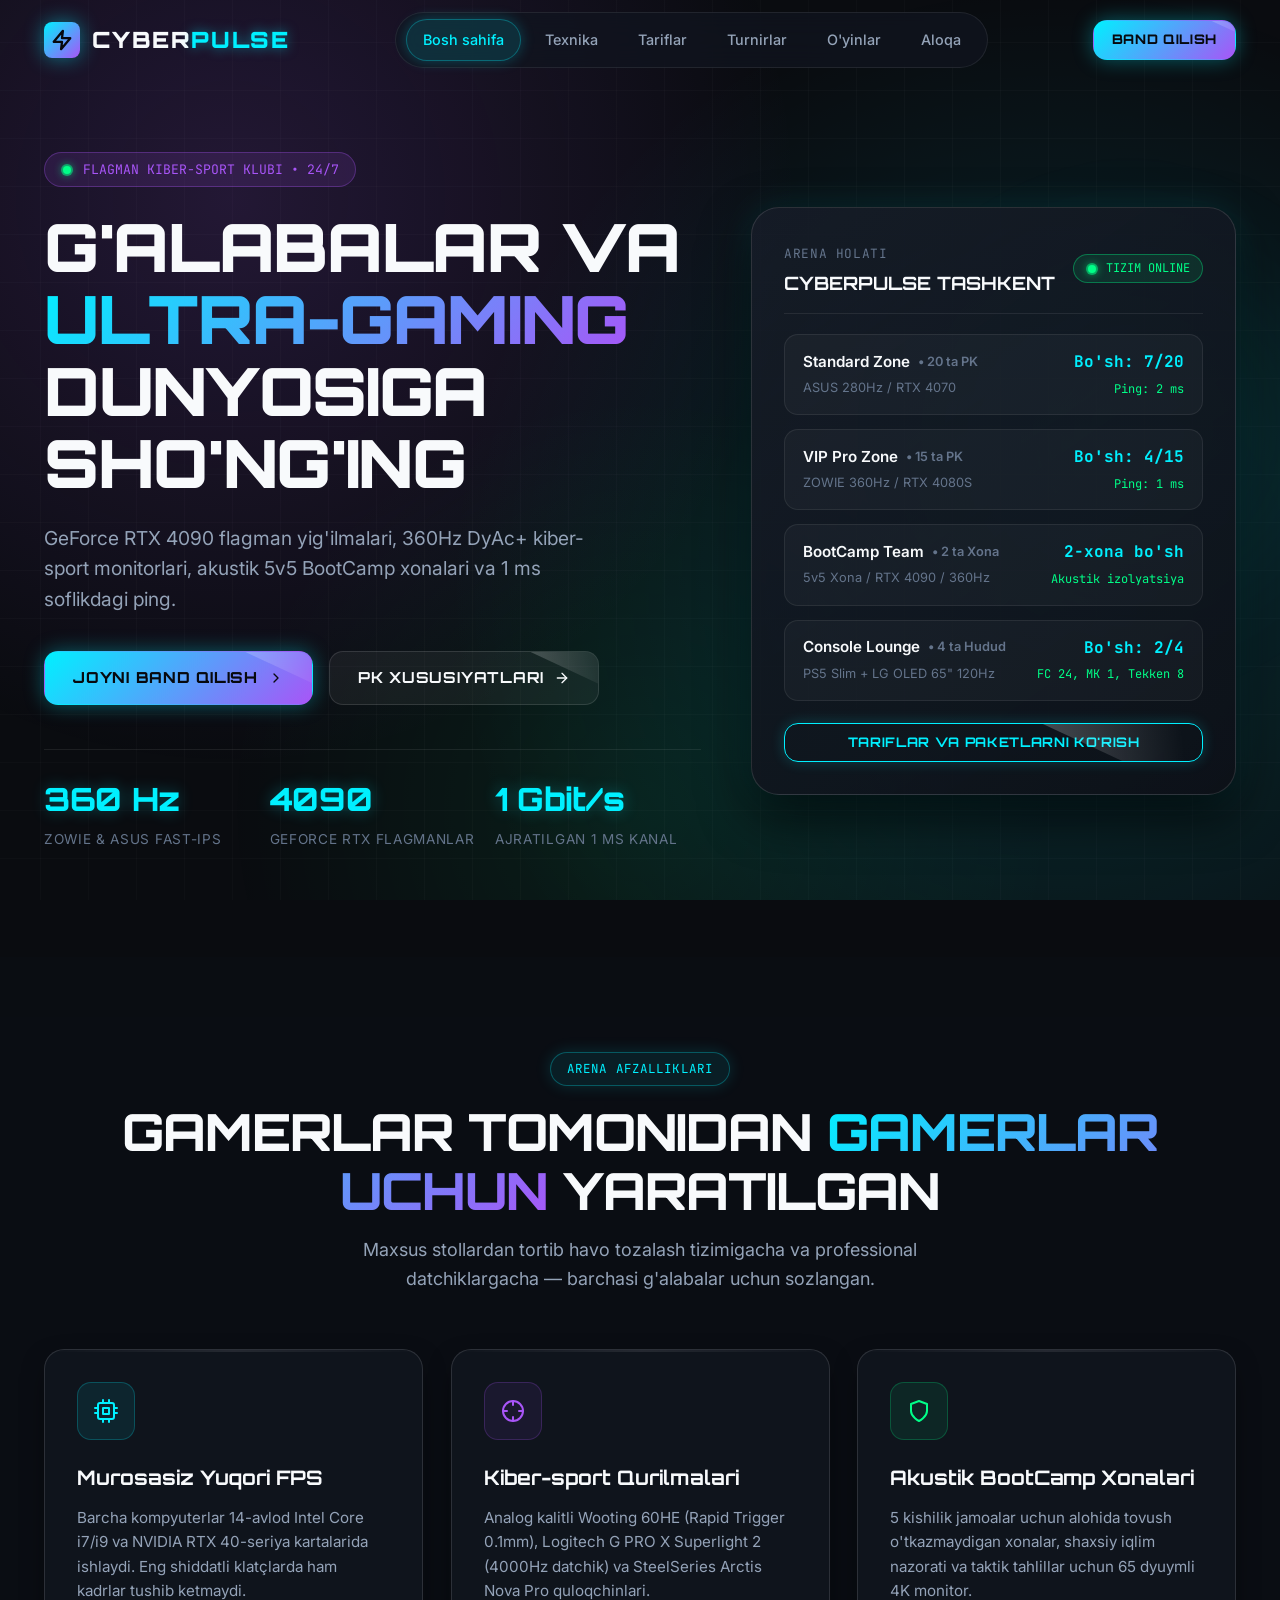
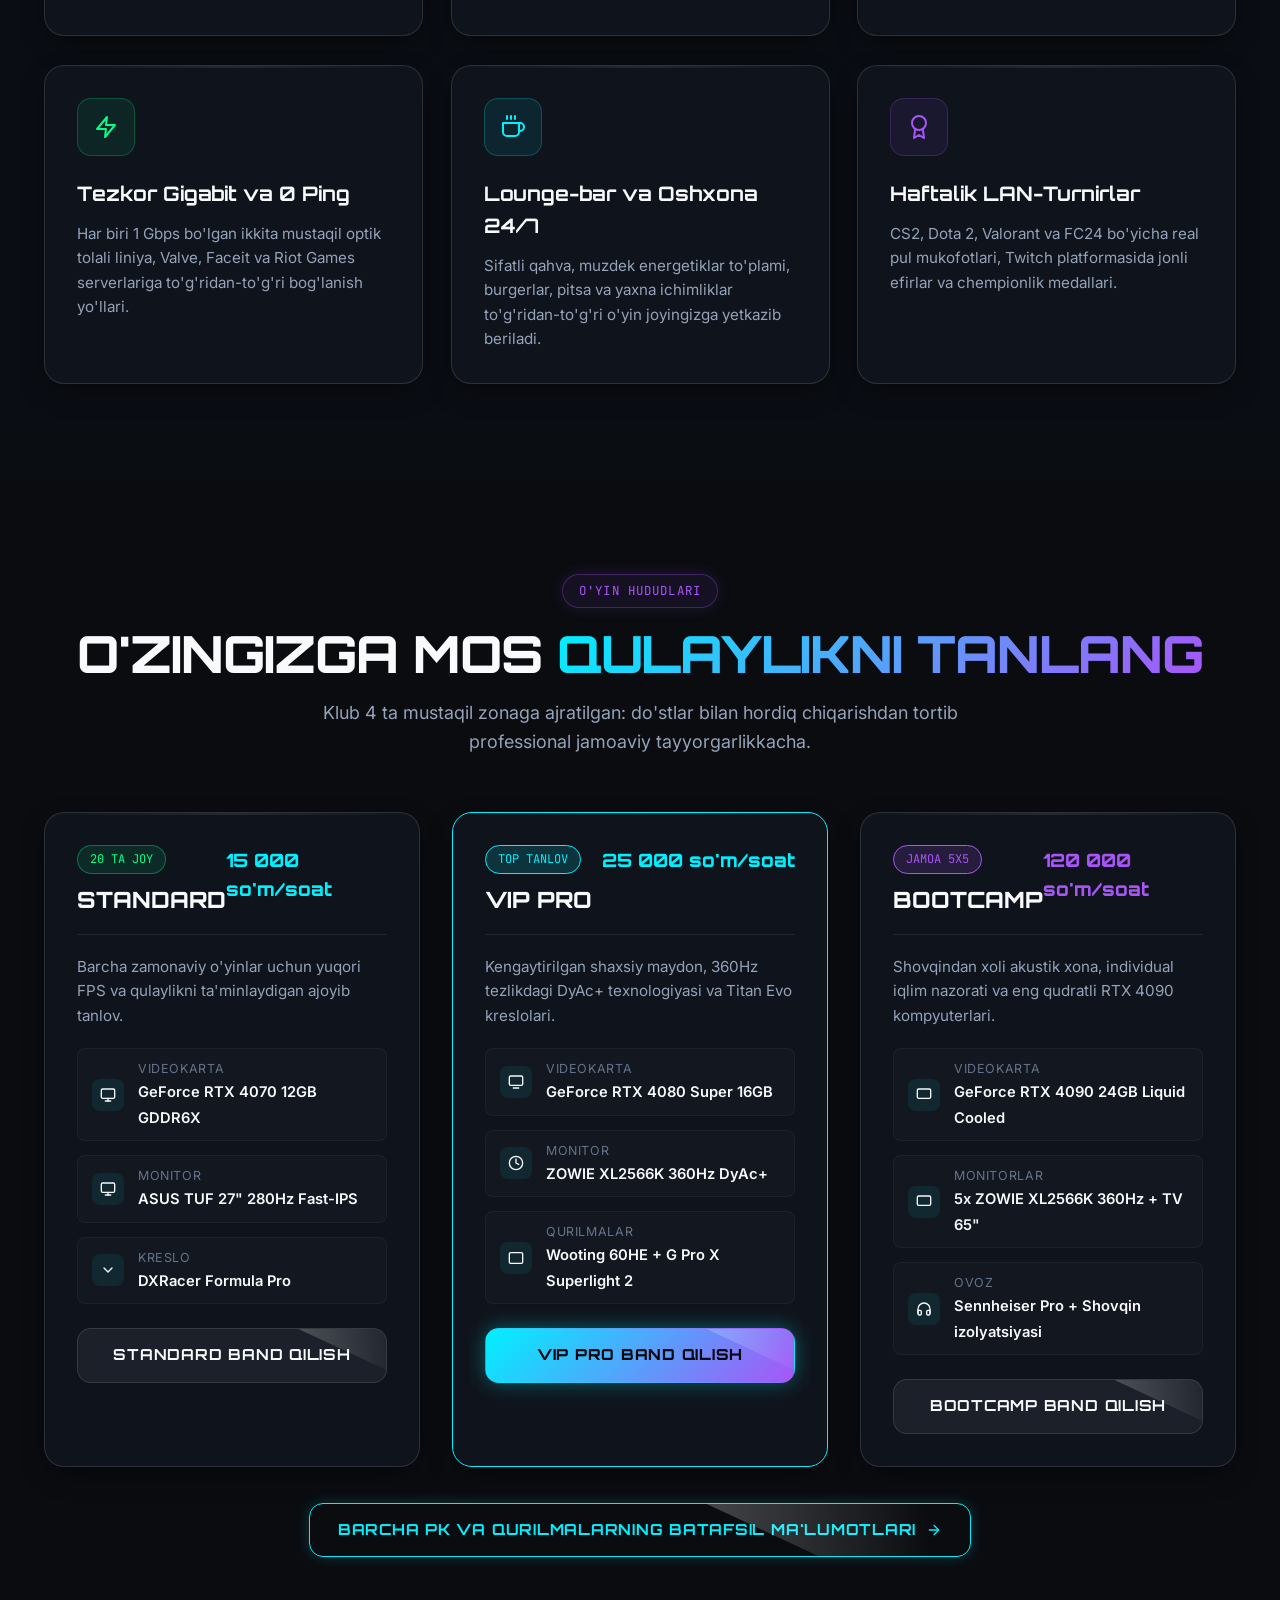
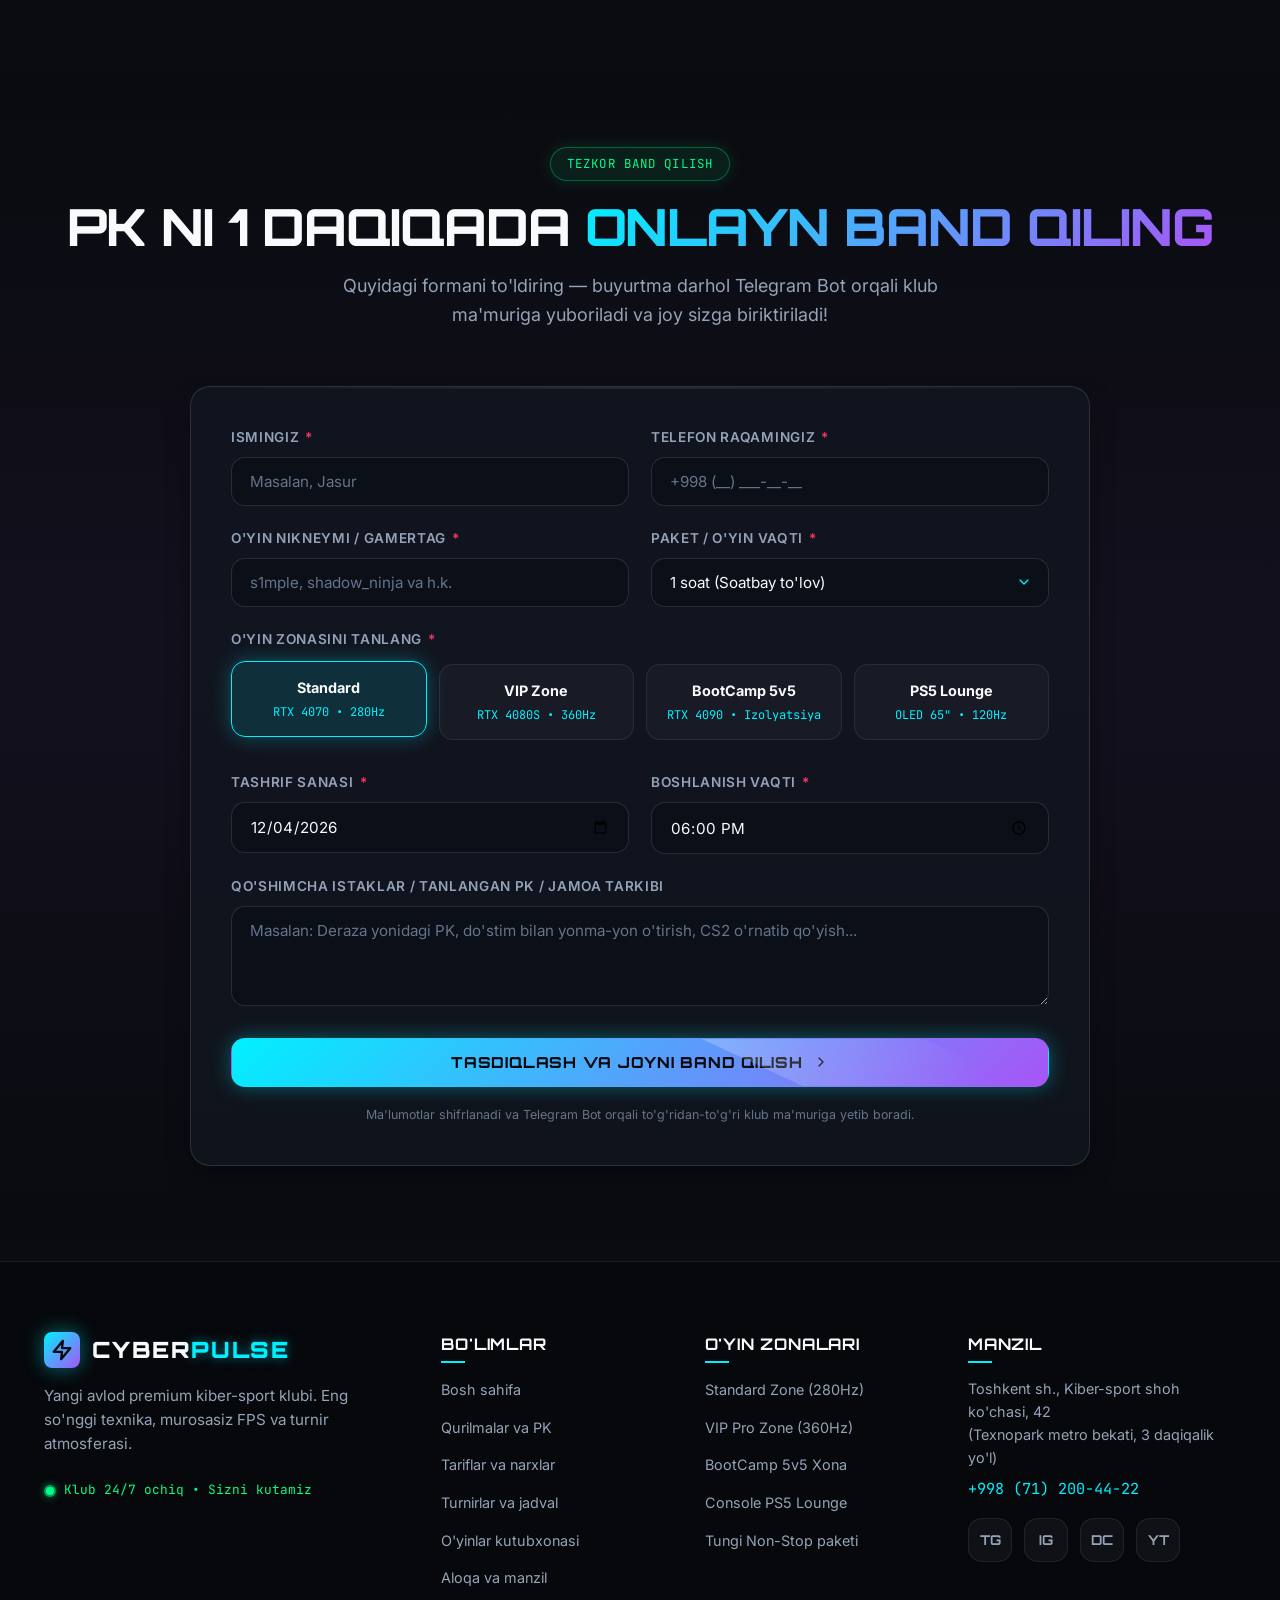
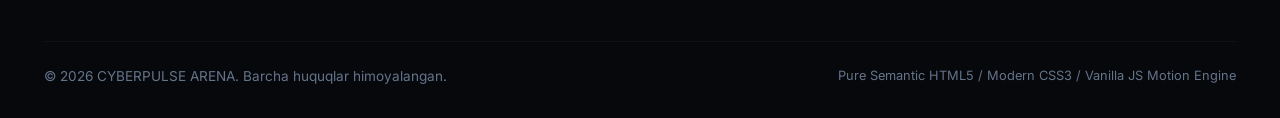
<file: index.html>
<!DOCTYPE html>
<html lang="uz">
<head>
  <meta charset="UTF-8">
  <meta name="viewport" content="width=device-width, initial-scale=1.0">
  <title>CYBERPULSE ARENA | Toshkentdagi Flagman Kiber-sport Klubi</title>
  <meta name="description" content="RTX 4090 videokartalari, 360Hz DyAc+ monitorlari, 5v5 BootCamp xonalari va PS5 Lounge zonasi bilan jihozlangan eng so'nggi kompyuter klubi. 24/7 ishlaymiz. Onlayn joy band qilish!">

  <!-- Google Fonts: Orbitron, Syne, Inter, JetBrains Mono -->
  <link rel="preconnect" href="https://fonts.googleapis.com">
  <link rel="preconnect" href="https://fonts.gstatic.com" crossorigin>
  <link href="https://fonts.googleapis.com/css2?family=Inter:wght@300;400;500;600;700&family=JetBrains+Mono:wght@400;600;800&family=Orbitron:wght@600;700;800;900&family=Syne:wght@700;800&display=swap" rel="stylesheet">

  <!-- Asosiy uslublar fayli -->
  <link rel="stylesheet" href="css/style.css">
</head>
<body>

  <!-- ==================== HEADER / NAV ==================== -->
  <header class="header">
    <div class="container header-container">
      <a href="index.html" class="logo">
        <div class="logo-icon-svg">
          <svg class="svg-icon" viewBox="0 0 24 24" style="stroke: #07090e; stroke-width: 2.5;">
            <polygon points="13 2 3 14 12 14 11 22 21 10 12 10 13 2"></polygon>
          </svg>
        </div>
        <span>CYBER<span class="logo-highlight">PULSE</span></span>
      </a>

      <!-- Navigatsiya menyusi -->
      <nav class="nav-menu">
        <a href="index.html" class="nav-link active">Bosh sahifa</a>
        <a href="hardware.html" class="nav-link">Texnika</a>
        <a href="prices.html" class="nav-link">Tariflar</a>
        <a href="tournaments.html" class="nav-link">Turnirlar</a>
        <a href="games.html" class="nav-link">O'yinlar</a>
        <a href="contact.html" class="nav-link">Aloqa</a>
      </nav>

      <div class="header-actions">
        <a href="#booking" class="btn btn-primary btn-sm">Band qilish</a>
        <button class="burger-btn" aria-label="Menyuni ochish" type="button">
          <span></span>
          <span></span>
          <span></span>
        </button>
      </div>
    </div>
  </header>

  <!-- ==================== ASOSIY QISM ==================== -->
  <main class="main-content">

    <!-- 1. HERO BO'LIMI -->
    <section class="section section-hero">
      <div class="container">
        <div class="hero-wrapper">
          
          <!-- Chap ustun: Asosiy taklif -->
          <div class="hero-content reveal-on-scroll">
            <div class="hero-tagline">
              <span class="pulse-dot-wrapper">
                <span class="pulse-dot"></span>
                <span class="pulse-sonar"></span>
              </span>
              <span>FLAGMAN KIBER-SPORT KLUBI • 24/7</span>
            </div>

            <h1 class="hero-title">
              G'ALABALAR VA <span class="text-gradient">ULTRA-GAMING</span> DUNYOSIGA SHO'NG'ING
            </h1>

            <p class="hero-subtitle">
              GeForce RTX 4090 flagman yig'ilmalari, 360Hz DyAc+ kiber-sport monitorlari, akustik 5v5 BootCamp xonalari va 1 ms soflikdagi ping.
            </p>

            <div class="hero-actions">
              <a href="#booking" class="btn btn-primary">
                <span>Joyni band qilish</span>
                <svg class="svg-icon icon-sm" viewBox="0 0 24 24" style="stroke: #07090e;">
                  <polyline points="9 18 15 12 9 6"></polyline>
                </svg>
              </a>
              <a href="hardware.html" class="btn btn-secondary">
                <span>PK xususiyatlari</span>
                <svg class="svg-icon icon-sm" viewBox="0 0 24 24">
                  <line x1="5" y1="12" x2="19" y2="12"></line>
                  <polyline points="12 5 19 12 12 19"></polyline>
                </svg>
              </a>
            </div>

            <!-- Statistika ko'rsatkichlari -->
            <div class="hero-quick-stats">
              <div class="stat-item">
                <h3 class="stat-counter" data-target="360" data-suffix=" Hz">0 Hz</h3>
                <p>Zowie & ASUS Fast-IPS</p>
              </div>
              <div class="stat-item">
                <h3 class="stat-counter" data-target="4090" data-suffix="">0</h3>
                <p>GeForce RTX Flagmanlar</p>
              </div>
              <div class="stat-item">
                <h3 class="stat-counter" data-target="1" data-suffix=" Gbit/s">0 Gbit/s</h3>
                <p>Ajratilgan 1 ms kanal</p>
              </div>
            </div>
          </div>

          <!-- O'ng ustun: Jonli arena holati kartochkasi -->
          <div class="hero-card-visual reveal-on-scroll">
            <div class="hero-visual-header">
              <div>
                <span style="font-family: var(--font-mono); font-size: 0.8rem; color: var(--text-muted); letter-spacing: 0.05em;">ARENA HOLATI</span>
                <h3 style="font-family: var(--font-display); font-size: 1.15rem; color: var(--text-primary); margin-top: 2px;">
                  CYBERPULSE TASHKENT
                </h3>
              </div>
              <span class="cyber-badge">
                <span class="pulse-dot-wrapper">
                  <span class="pulse-dot"></span>
                  <span class="pulse-sonar"></span>
                </span>
                TIZIM ONLINE
              </span>
            </div>

            <div class="server-load-grid">
              <div class="load-zone-row">
                <div class="zone-meta">
                  <h4>Standard Zone <span>• 20 ta PK</span></h4>
                  <span>ASUS 280Hz / RTX 4070</span>
                </div>
                <div class="zone-status">
                  <strong>Bo'sh: 7/20</strong>
                  <small>Ping: 2 ms</small>
                </div>
              </div>

              <div class="load-zone-row">
                <div class="zone-meta">
                  <h4>VIP Pro Zone <span>• 15 ta PK</span></h4>
                  <span>ZOWIE 360Hz / RTX 4080S</span>
                </div>
                <div class="zone-status">
                  <strong>Bo'sh: 4/15</strong>
                  <small>Ping: 1 ms</small>
                </div>
              </div>

              <div class="load-zone-row">
                <div class="zone-meta">
                  <h4>BootCamp Team <span>• 2 ta Xona</span></h4>
                  <span>5v5 Xona / RTX 4090 / 360Hz</span>
                </div>
                <div class="zone-status">
                  <strong>2-xona bo'sh</strong>
                  <small>Akustik izolyatsiya</small>
                </div>
              </div>

              <div class="load-zone-row">
                <div class="zone-meta">
                  <h4>Console Lounge <span>• 4 ta Hudud</span></h4>
                  <span>PS5 Slim + LG OLED 65" 120Hz</span>
                </div>
                <div class="zone-status">
                  <strong>Bo'sh: 2/4</strong>
                  <small>FC 24, MK 1, Tekken 8</small>
                </div>
              </div>
            </div>

            <div style="margin-top: 22px; text-align: center;">
              <a href="prices.html" class="btn btn-outline-neon btn-block btn-sm">
                Tariflar va paketlarni ko'rish
              </a>
            </div>
          </div>

        </div>
      </div>
    </section>

    <!-- 2. AFZALLIKLAR BO'LIMI -->
    <section class="section" style="background: rgba(12, 16, 23, 0.4);">
      <div class="container">
        <div class="section-header text-center reveal-on-scroll">
          <span class="section-badge">Arena afzalliklari</span>
          <h2 class="section-title">GAMERLAR TOMONIDAN <span class="text-gradient">GAMERLAR UCHUN</span> YARATILGAN</h2>
          <p class="section-desc">
            Maxsus stollardan tortib havo tozalash tizimigacha va professional datchiklargacha — barchasi g'alabalar uchun sozlangan.
          </p>
        </div>

        <div class="features-grid">
          <!-- Card 1 -->
          <div class="glass-card feature-card reveal-on-scroll">
            <div class="feature-icon-box">
              <svg class="svg-icon icon-md" viewBox="0 0 24 24">
                <rect x="4" y="4" width="16" height="16" rx="2" ry="2"></rect>
                <rect x="9" y="9" width="6" height="6"></rect>
                <line x1="9" y1="1" x2="9" y2="4"></line>
                <line x1="15" y1="1" x2="15" y2="4"></line>
                <line x1="9" y1="20" x2="9" y2="23"></line>
                <line x1="15" y1="20" x2="15" y2="23"></line>
                <line x1="20" y1="9" x2="23" y2="9"></line>
                <line x1="20" y1="14" x2="23" y2="14"></line>
                <line x1="1" y1="9" x2="4" y2="9"></line>
                <line x1="1" y1="14" x2="4" y2="14"></line>
              </svg>
            </div>
            <h3 class="feature-title">Murosasiz Yuqori FPS</h3>
            <p class="feature-desc">
              Barcha kompyuterlar 14-avlod Intel Core i7/i9 va NVIDIA RTX 40-seriya kartalarida ishlaydi. Eng shiddatli klatçlarda ham kadrlar tushib ketmaydi.
            </p>
          </div>

          <!-- Card 2 -->
          <div class="glass-card feature-card purple reveal-on-scroll">
            <div class="feature-icon-box">
              <svg class="svg-icon icon-md" viewBox="0 0 24 24">
                <circle cx="12" cy="12" r="10"></circle>
                <line x1="22" y1="12" x2="18" y2="12"></line>
                <line x1="6" y1="12" x2="2" y2="12"></line>
                <line x1="12" y1="6" x2="12" y2="2"></line>
                <line x1="12" y1="22" x2="12" y2="18"></line>
              </svg>
            </div>
            <h3 class="feature-title">Kiber-sport Qurilmalari</h3>
            <p class="feature-desc">
              Analog kalitli Wooting 60HE (Rapid Trigger 0.1mm), Logitech G PRO X Superlight 2 (4000Hz datchik) va SteelSeries Arctis Nova Pro quloqchinlari.
            </p>
          </div>

          <!-- Card 3 -->
          <div class="glass-card feature-card lime reveal-on-scroll">
            <div class="feature-icon-box">
              <svg class="svg-icon icon-md" viewBox="0 0 24 24">
                <path d="M12 22s8-4 8-10V5l-8-3-8 3v7c0 6 8 10 8 10z"></path>
              </svg>
            </div>
            <h3 class="feature-title">Akustik BootCamp Xonalari</h3>
            <p class="feature-desc">
              5 kishilik jamoalar uchun alohida tovush o'tkazmaydigan xonalar, shaxsiy iqlim nazorati va taktik tahlillar uchun 65 dyuymli 4K monitor.
            </p>
          </div>

          <!-- Card 4 -->
          <div class="glass-card feature-card lime reveal-on-scroll">
            <div class="feature-icon-box">
              <svg class="svg-icon icon-md" viewBox="0 0 24 24">
                <polygon points="13 2 3 14 12 14 11 22 21 10 12 10 13 2"></polygon>
              </svg>
            </div>
            <h3 class="feature-title">Tezkor Gigabit va 0 Ping</h3>
            <p class="feature-desc">
              Har biri 1 Gbps bo'lgan ikkita mustaqil optik tolali liniya, Valve, Faceit va Riot Games serverlariga to'g'ridan-to'g'ri bog'lanish yo'llari.
            </p>
          </div>

          <!-- Card 5 -->
          <div class="glass-card feature-card reveal-on-scroll">
            <div class="feature-icon-box">
              <svg class="svg-icon icon-md" viewBox="0 0 24 24">
                <path d="M18 8h1a4 4 0 0 1 0 8h-1"></path>
                <path d="M2 8h16v9a4 4 0 0 1-4 4H6a4 4 0 0 1-4-4V8z"></path>
                <line x1="6" y1="1" x2="6" y2="4"></line>
                <line x1="10" y1="1" x2="10" y2="4"></line>
                <line x1="14" y1="1" x2="14" y2="4"></line>
              </svg>
            </div>
            <h3 class="feature-title">Lounge-bar va Oshxona 24/7</h3>
            <p class="feature-desc">
              Sifatli qahva, muzdek energetiklar to'plami, burgerlar, pitsa va yaxna ichimliklar to'g'ridan-to'g'ri o'yin joyingizga yetkazib beriladi.
            </p>
          </div>

          <!-- Card 6 -->
          <div class="glass-card feature-card purple reveal-on-scroll">
            <div class="feature-icon-box">
              <svg class="svg-icon icon-md" viewBox="0 0 24 24">
                <circle cx="12" cy="8" r="7"></circle>
                <polyline points="8.21 13.89 7 23 12 20 17 23 15.79 13.88"></polyline>
              </svg>
            </div>
            <h3 class="feature-title">Haftalik LAN-Turnirlar</h3>
            <p class="feature-desc">
              CS2, Dota 2, Valorant va FC24 bo'yicha real pul mukofotlari, Twitch platformasida jonli efirlar va chempionlik medallari.
            </p>
          </div>
        </div>
      </div>
    </section>

    <!-- 3. ZONALAR KO'RINIShI -->
    <section class="section">
      <div class="container">
        <div class="section-header text-center reveal-on-scroll">
          <span class="section-badge purple">O'yin hududlari</span>
          <h2 class="section-title">O'ZINGIZGA MOS <span class="text-gradient">QULAYLIKNI TANLANG</span></h2>
          <p class="section-desc">
            Klub 4 ta mustaqil zonaga ajratilgan: do'stlar bilan hordiq chiqarishdan tortib professional jamoaviy tayyorgarlikkacha.
          </p>
        </div>

        <div class="hardware-zones-grid">
          <!-- 1-zona: Standard -->
          <div class="glass-card hardware-card reveal-on-scroll">
            <div class="hardware-header">
              <div>
                <span class="cyber-badge" style="margin-bottom: 8px;">20 TA JOY</span>
                <h3 class="hardware-zone-title">STANDARD</h3>
              </div>
              <span class="text-cyan" style="font-family: var(--font-display); font-size: 1.15rem; font-weight: 800;">15 000 so'm/soat</span>
            </div>
            <p style="color: var(--text-secondary); font-size: 0.95rem; margin-bottom: 20px;">
              Barcha zamonaviy o'yinlar uchun yuqori FPS va qulaylikni ta'minlaydigan ajoyib tanlov.
            </p>
            <ul class="hardware-specs-list">
              <li class="spec-item">
                <div class="spec-icon-wrap">
                  <svg class="svg-icon icon-sm" viewBox="0 0 24 24"><rect x="2" y="3" width="20" height="14" rx="2" ry="2"></rect><line x1="8" y1="21" x2="16" y2="21"></line><line x1="12" y1="17" x2="12" y2="21"></line></svg>
                </div>
                <div>
                  <span class="spec-label">Videokarta</span>
                  <span class="spec-val">GeForce RTX 4070 12GB GDDR6X</span>
                </div>
              </li>
              <li class="spec-item">
                <div class="spec-icon-wrap">
                  <svg class="svg-icon icon-sm" viewBox="0 0 24 24"><rect x="2" y="3" width="20" height="14" rx="2" ry="2"></rect><line x1="8" y1="21" x2="16" y2="21"></line><line x1="12" y1="17" x2="12" y2="21"></line></svg>
                </div>
                <div>
                  <span class="spec-label">Monitor</span>
                  <span class="spec-val">ASUS TUF 27" 280Hz Fast-IPS</span>
                </div>
              </li>
              <li class="spec-item">
                <div class="spec-icon-wrap">
                  <svg class="svg-icon icon-sm" viewBox="0 0 24 24"><path d="M6 9l6 6 6-6"></path></svg>
                </div>
                <div>
                  <span class="spec-label">Kreslo</span>
                  <span class="spec-val">DXRacer Formula Pro</span>
                </div>
              </li>
            </ul>
            <a href="#booking" class="btn btn-secondary btn-block">Standard band qilish</a>
          </div>

          <!-- 2-zona: VIP -->
          <div class="glass-card hardware-card reveal-on-scroll" style="border-color: var(--neon-cyan);">
            <div class="hardware-header">
              <div>
                <span class="cyber-badge" style="background: rgba(0, 240, 255, 0.15); color: var(--neon-cyan); border-color: var(--neon-cyan); margin-bottom: 8px;">
                  TOP TANLOV
                </span>
                <h3 class="hardware-zone-title">VIP PRO</h3>
              </div>
              <span class="text-cyan" style="font-family: var(--font-display); font-size: 1.15rem; font-weight: 800;">25 000 so'm/soat</span>
            </div>
            <p style="color: var(--text-secondary); font-size: 0.95rem; margin-bottom: 20px;">
              Kengaytirilgan shaxsiy maydon, 360Hz tezlikdagi DyAc+ texnologiyasi va Titan Evo kreslolari.
            </p>
            <ul class="hardware-specs-list">
              <li class="spec-item">
                <div class="spec-icon-wrap">
                  <svg class="svg-icon icon-sm" viewBox="0 0 24 24"><rect x="2" y="3" width="20" height="14" rx="2" ry="2"></rect><line x1="8" y1="21" x2="16" y2="21"></line></svg>
                </div>
                <div>
                  <span class="spec-label">Videokarta</span>
                  <span class="spec-val">GeForce RTX 4080 Super 16GB</span>
                </div>
              </li>
              <li class="spec-item">
                <div class="spec-icon-wrap">
                  <svg class="svg-icon icon-sm" viewBox="0 0 24 24"><circle cx="12" cy="12" r="10"></circle><polyline points="12 6 12 12 16 14"></polyline></svg>
                </div>
                <div>
                  <span class="spec-label">Monitor</span>
                  <span class="spec-val">ZOWIE XL2566K 360Hz DyAc+</span>
                </div>
              </li>
              <li class="spec-item">
                <div class="spec-icon-wrap">
                  <svg class="svg-icon icon-sm" viewBox="0 0 24 24"><rect x="2" y="4" width="20" height="16" rx="2" ry="2"></rect></svg>
                </div>
                <div>
                  <span class="spec-label">Qurilmalar</span>
                  <span class="spec-val">Wooting 60HE + G Pro X Superlight 2</span>
                </div>
              </li>
            </ul>
            <a href="#booking" class="btn btn-primary btn-block">VIP Pro band qilish</a>
          </div>

          <!-- 3-zona: BootCamp -->
          <div class="glass-card hardware-card reveal-on-scroll">
            <div class="hardware-header">
              <div>
                <span class="cyber-badge" style="background: rgba(168, 85, 247, 0.15); color: var(--neon-purple); border-color: var(--neon-purple); margin-bottom: 8px;">
                  JAMOA 5X5
                </span>
                <h3 class="hardware-zone-title">BOOTCAMP</h3>
              </div>
              <span class="text-purple" style="font-family: var(--font-display); font-size: 1.15rem; font-weight: 800;">120 000 so'm/soat</span>
            </div>
            <p style="color: var(--text-secondary); font-size: 0.95rem; margin-bottom: 20px;">
              Shovqindan xoli akustik xona, individual iqlim nazorati va eng qudratli RTX 4090 kompyuterlari.
            </p>
            <ul class="hardware-specs-list">
              <li class="spec-item">
                <div class="spec-icon-wrap">
                  <svg class="svg-icon icon-sm" viewBox="0 0 24 24"><rect x="2" y="3" width="20" height="14" rx="2" ry="2"></rect></svg>
                </div>
                <div>
                  <span class="spec-label">Videokarta</span>
                  <span class="spec-val">GeForce RTX 4090 24GB Liquid Cooled</span>
                </div>
              </li>
              <li class="spec-item">
                <div class="spec-icon-wrap">
                  <svg class="svg-icon icon-sm" viewBox="0 0 24 24"><rect x="2" y="3" width="20" height="14" rx="2" ry="2"></rect></svg>
                </div>
                <div>
                  <span class="spec-label">Monitorlar</span>
                  <span class="spec-val">5x ZOWIE XL2566K 360Hz + TV 65"</span>
                </div>
              </li>
              <li class="spec-item">
                <div class="spec-icon-wrap">
                  <svg class="svg-icon icon-sm" viewBox="0 0 24 24"><path d="M3 18v-6a9 9 0 0 1 18 0v6"></path><path d="M21 19a2 2 0 0 1-2 2h-1a2 2 0 0 1-2-2v-3a2 2 0 0 1 2-2h3zM3 19a2 2 0 0 0 2 2h1a2 2 0 0 0 2-2v-3a2 2 0 0 0-2-2H3z"></path></svg>
                </div>
                <div>
                  <span class="spec-label">Ovoz</span>
                  <span class="spec-val">Sennheiser Pro + Shovqin izolyatsiyasi</span>
                </div>
              </li>
            </ul>
            <a href="#booking" class="btn btn-secondary btn-block">BootCamp band qilish</a>
          </div>
        </div>

        <div style="text-align: center; margin-top: 36px;" class="reveal-on-scroll">
          <a href="hardware.html" class="btn btn-outline-neon">
            <span>Barcha PK va qurilmalarning batafsil ma'lumotlari</span>
            <svg class="svg-icon icon-sm" viewBox="0 0 24 24">
              <line x1="5" y1="12" x2="19" y2="12"></line>
              <polyline points="12 5 19 12 12 19"></polyline>
            </svg>
          </a>
        </div>
      </div>
    </section>

    <!-- 4. ONLAYN BAND QILISH BO'LIMI (TELEGRAM BOT BILAN INTEGRATSIYA) -->
    <section id="booking" class="section booking-section">
      <div class="container">
        <div class="section-header text-center reveal-on-scroll">
          <span class="section-badge lime">Tezkor band qilish</span>
          <h2 class="section-title">PK NI 1 DAQIQADA <span class="text-gradient">ONLAYN BAND QILING</span></h2>
          <p class="section-desc">
            Quyidagi formani to'ldiring — buyurtma darhol Telegram Bot orqali klub ma'muriga yuboriladi va joy sizga biriktiriladi!
          </p>
        </div>

        <div class="booking-wrapper reveal-on-scroll">
          <div class="glass-card" style="padding: 40px;">
            <form id="bookingForm" class="booking-form" novalidate>
              
              <!-- 1. Ism -->
              <div class="form-group">
                <label for="bookingName" class="form-label">
                  Ismingiz <span class="req">*</span>
                </label>
                <input 
                  type="text" 
                  id="bookingName" 
                  name="name" 
                  class="form-control" 
                  placeholder="Masalan, Jasur" 
                  required
                >
                <div class="field-error">Iltimos, ismingizni kiriting</div>
              </div>

              <!-- 2. Telefon raqami -->
              <div class="form-group">
                <label for="bookingPhone" class="form-label">
                  Telefon raqamingiz <span class="req">*</span>
                </label>
                <input 
                  type="tel" 
                  id="bookingPhone" 
                  name="phone" 
                  class="form-control" 
                  placeholder="+998 (__) ___-__-__" 
                  required
                >
                <div class="field-error">Telefon raqamingizni to'g'ri kiriting</div>
              </div>

              <!-- 3. Nikneym -->
              <div class="form-group">
                <label for="bookingNick" class="form-label">
                  O'yin nikneymi / GamerTag <span class="req">*</span>
                </label>
                <input 
                  type="text" 
                  id="bookingNick" 
                  name="nickname" 
                  class="form-control" 
                  placeholder="s1mple, shadow_ninja va h.k." 
                  required
                >
                <div class="field-error">O'yin nikneymingizni ko'rsating</div>
              </div>

              <!-- 4. Davomiyligi / Paket -->
              <div class="form-group">
                <label for="bookingDuration" class="form-label">
                  Paket / O'yin vaqti <span class="req">*</span>
                </label>
                <select id="bookingDuration" name="duration" class="form-control" required>
                  <option value="1h">1 soat (Soatbay to'lov)</option>
                  <option value="3h">3 soatlik paket (-15%)</option>
                  <option value="5h">5 soatlik paket (-25%)</option>
                  <option value="night">TUNGI paket (23:00 - 08:00)</option>
                  <option value="morning">ERTALABKI paket (08:00 - 12:00)</option>
                </select>
              </div>

              <!-- 5. O'yin zonasini tanlash -->
              <div class="form-group full-width">
                <label class="form-label">
                  O'yin zonasini tanlang <span class="req">*</span>
                </label>
                <div class="zone-selector-grid">
                  
                  <label class="zone-radio-card">
                    <input type="radio" name="bookingZone" value="standard" checked>
                    <div class="zone-card-inner">
                      <h5>Standard</h5>
                      <p>RTX 4070 • 280Hz</p>
                    </div>
                  </label>

                  <label class="zone-radio-card">
                    <input type="radio" name="bookingZone" value="vip">
                    <div class="zone-card-inner">
                      <h5>VIP Zone</h5>
                      <p>RTX 4080S • 360Hz</p>
                    </div>
                  </label>

                  <label class="zone-radio-card">
                    <input type="radio" name="bookingZone" value="bootcamp">
                    <div class="zone-card-inner">
                      <h5>BootCamp 5v5</h5>
                      <p>RTX 4090 • Izolyatsiya</p>
                    </div>
                  </label>

                  <label class="zone-radio-card">
                    <input type="radio" name="bookingZone" value="console">
                    <div class="zone-card-inner">
                      <h5>PS5 Lounge</h5>
                      <p>OLED 65" • 120Hz</p>
                    </div>
                  </label>

                </div>
              </div>

              <!-- 6. Tashrif sanasi -->
              <div class="form-group">
                <label for="bookingDate" class="form-label">
                  Tashrif sanasi <span class="req">*</span>
                </label>
                <input 
                  type="date" 
                  id="bookingDate" 
                  name="date" 
                  class="form-control" 
                  required
                >
                <div class="field-error">Tashrif sanasini tanlang</div>
              </div>

              <!-- 7. Boshlanish vaqti -->
              <div class="form-group">
                <label for="bookingTime" class="form-label">
                  Boshlanish vaqti <span class="req">*</span>
                </label>
                <input 
                  type="time" 
                  id="bookingTime" 
                  name="time" 
                  class="form-control" 
                  value="18:00" 
                  required
                >
                <div class="field-error">Boshlanish vaqtini belgilang</div>
              </div>

              <!-- 8. Izoh -->
              <div class="form-group full-width">
                <label for="bookingComment" class="form-label">
                  Qo'shimcha istaklar / Tanlangan PK / Jamoa tarkibi
                </label>
                <textarea 
                  id="bookingComment" 
                  name="comment" 
                  class="form-control" 
                  placeholder="Masalan: Deraza yonidagi PK, do'stim bilan yonma-yon o'tirish, CS2 o'rnatib qo'yish..."
                ></textarea>
              </div>

              <!-- 9. Yuborish tugmasi -->
              <div class="form-group full-width" style="margin-top: 10px;">
                <button type="submit" id="bookingSubmitBtn" class="btn btn-primary btn-block">
                  <span>TASDIQLASH VA JOYNI BAND QILISH</span>
                  <svg class="svg-icon icon-sm" viewBox="0 0 24 24" style="stroke: #07090e;">
                    <polyline points="9 18 15 12 9 6"></polyline>
                  </svg>
                </button>
                <p style="font-size: 0.78rem; color: var(--text-muted); text-align: center; margin-top: 10px;">
                  Ma'lumotlar shifrlanadi va Telegram Bot orqali to'g'ridan-to'g'ri klub ma'muriga yetib boradi.
                </p>
              </div>

            </form>
          </div>
        </div>
      </div>
    </section>

  </main>

  <!-- ==================== MUVAFFAQIYAT MODAL OYNAsi ==================== -->
  <div id="bookingSuccessModal" class="modal-overlay">
    <div class="modal-box">
      <button class="modal-close-btn" type="button" aria-label="Yopish">
        <svg class="svg-icon icon-md" viewBox="0 0 24 24"><line x1="18" y1="6" x2="6" y2="18"></line><line x1="6" y1="6" x2="18" y2="18"></line></svg>
      </button>
      
      <div class="modal-status-icon">
        <svg class="svg-icon icon-md" viewBox="0 0 24 24" style="stroke: var(--neon-lime); width: 36px; height: 36px;">
          <polyline points="20 6 9 17 4 12"></polyline>
        </svg>
      </div>
      <h3 class="modal-title">JOY BAND QILINDI!</h3>
      <p class="modal-desc">
        Buyurtma muvaffaqiyatli Telegram orqali klub ma'muriga yuborildi. Tashrifdan 15 daqiqa oldin siz bilan bog'lanamiz.
      </p>

      <div class="modal-details">
        <div class="modal-details-row">
          <span>Mehmon:</span>
          <strong id="modalDetailName">—</strong>
        </div>
        <div class="modal-details-row">
          <span>O'yin zonasi:</span>
          <strong id="modalDetailZone">—</strong>
        </div>
        <div class="modal-details-row">
          <span>Sana va vaqt:</span>
          <strong id="modalDetailDateTime">—</strong>
        </div>
        <div class="modal-details-row">
          <span>Tarif / Paket:</span>
          <strong id="modalDetailDuration">—</strong>
        </div>
      </div>

      <button type="button" class="btn btn-primary btn-block" onclick="closeModal('bookingSuccessModal')">
        Ajoyib, o'yinga tayyorman
      </button>
    </div>
  </div>

  <!-- ==================== FOOTER ==================== -->
  <footer class="footer">
    <div class="container">
      <div class="footer-grid">
        
        <!-- 1-ustun: Brend ma'lumotlari -->
        <div class="footer-brand">
          <a href="index.html" class="logo">
            <div class="logo-icon-svg">
              <svg class="svg-icon" viewBox="0 0 24 24" style="stroke: #07090e; stroke-width: 2.5;">
                <polygon points="13 2 3 14 12 14 11 22 21 10 12 10 13 2"></polygon>
              </svg>
            </div>
            <span>CYBER<span class="logo-highlight">PULSE</span></span>
          </a>
          <p>
            Yangi avlod premium kiber-sport klubi. Eng so'nggi texnika, murosasiz FPS va turnir atmosferasi.
          </p>
          <div class="system-status">
            <span class="pulse-dot-wrapper">
              <span class="pulse-dot"></span>
              <span class="pulse-sonar"></span>
            </span>
            <span>Klub 24/7 ochiq • Sizni kutamiz</span>
          </div>
        </div>

        <!-- 2-ustun: Havolalar -->
        <div class="footer-col">
          <h4>Bo'limlar</h4>
          <ul class="footer-links">
            <li><a href="index.html">Bosh sahifa</a></li>
            <li><a href="hardware.html">Qurilmalar va PK</a></li>
            <li><a href="prices.html">Tariflar va narxlar</a></li>
            <li><a href="tournaments.html">Turnirlar va jadval</a></li>
            <li><a href="games.html">O'yinlar kutubxonasi</a></li>
            <li><a href="contact.html">Aloqa va manzil</a></li>
          </ul>
        </div>

        <!-- 3-ustun: Zonalar -->
        <div class="footer-col">
          <h4>O'yin zonalari</h4>
          <ul class="footer-links">
            <li><a href="hardware.html#standard">Standard Zone (280Hz)</a></li>
            <li><a href="hardware.html#vip">VIP Pro Zone (360Hz)</a></li>
            <li><a href="hardware.html#bootcamp">BootCamp 5v5 Xona</a></li>
            <li><a href="hardware.html#console">Console PS5 Lounge</a></li>
            <li><a href="prices.html">Tungi Non-Stop paketi</a></li>
          </ul>
        </div>

        <!-- 4-ustun: Manzil va ijtimoiy tarmoqlar -->
        <div class="footer-col">
          <h4>Manzil</h4>
          <p style="color: var(--text-secondary); font-size: 0.9rem; margin-bottom: 8px;">
            Toshkent sh., Kiber-sport shoh ko'chasi, 42<br>
            (Texnopark metro bekati, 3 daqiqalik yo'l)
          </p>
          <p style="color: var(--neon-cyan); font-family: var(--font-mono); font-size: 0.95rem; margin-bottom: 16px;">
            +998 (71) 200-44-22
          </p>
          <div class="socials-row">
            <a href="https://t.me" target="_blank" class="social-btn" title="Telegram">TG</a>
            <a href="https://instagram.com" target="_blank" class="social-btn" title="Instagram">IG</a>
            <a href="https://discord.com" target="_blank" class="social-btn" title="Discord">DC</a>
            <a href="https://youtube.com" target="_blank" class="social-btn" title="YouTube">YT</a>
          </div>
        </div>

      </div>

      <!-- Pastki chiziq -->
      <div class="footer-bottom">
        <div>
          &copy; <span class="current-year">2026</span> CYBERPULSE ARENA. Barcha huquqlar himoyalangan.
        </div>
        <div style="color: var(--text-muted); font-size: 0.8rem;">
          Pure Semantic HTML5 / Modern CSS3 / Vanilla JS Motion Engine
        </div>
      </div>
    </div>
  </footer>

  <!-- Skriptlar -->
  <script src="js/main.js"></script>
  <script src="js/telegram.js"></script>
</body>
</html>
</file>
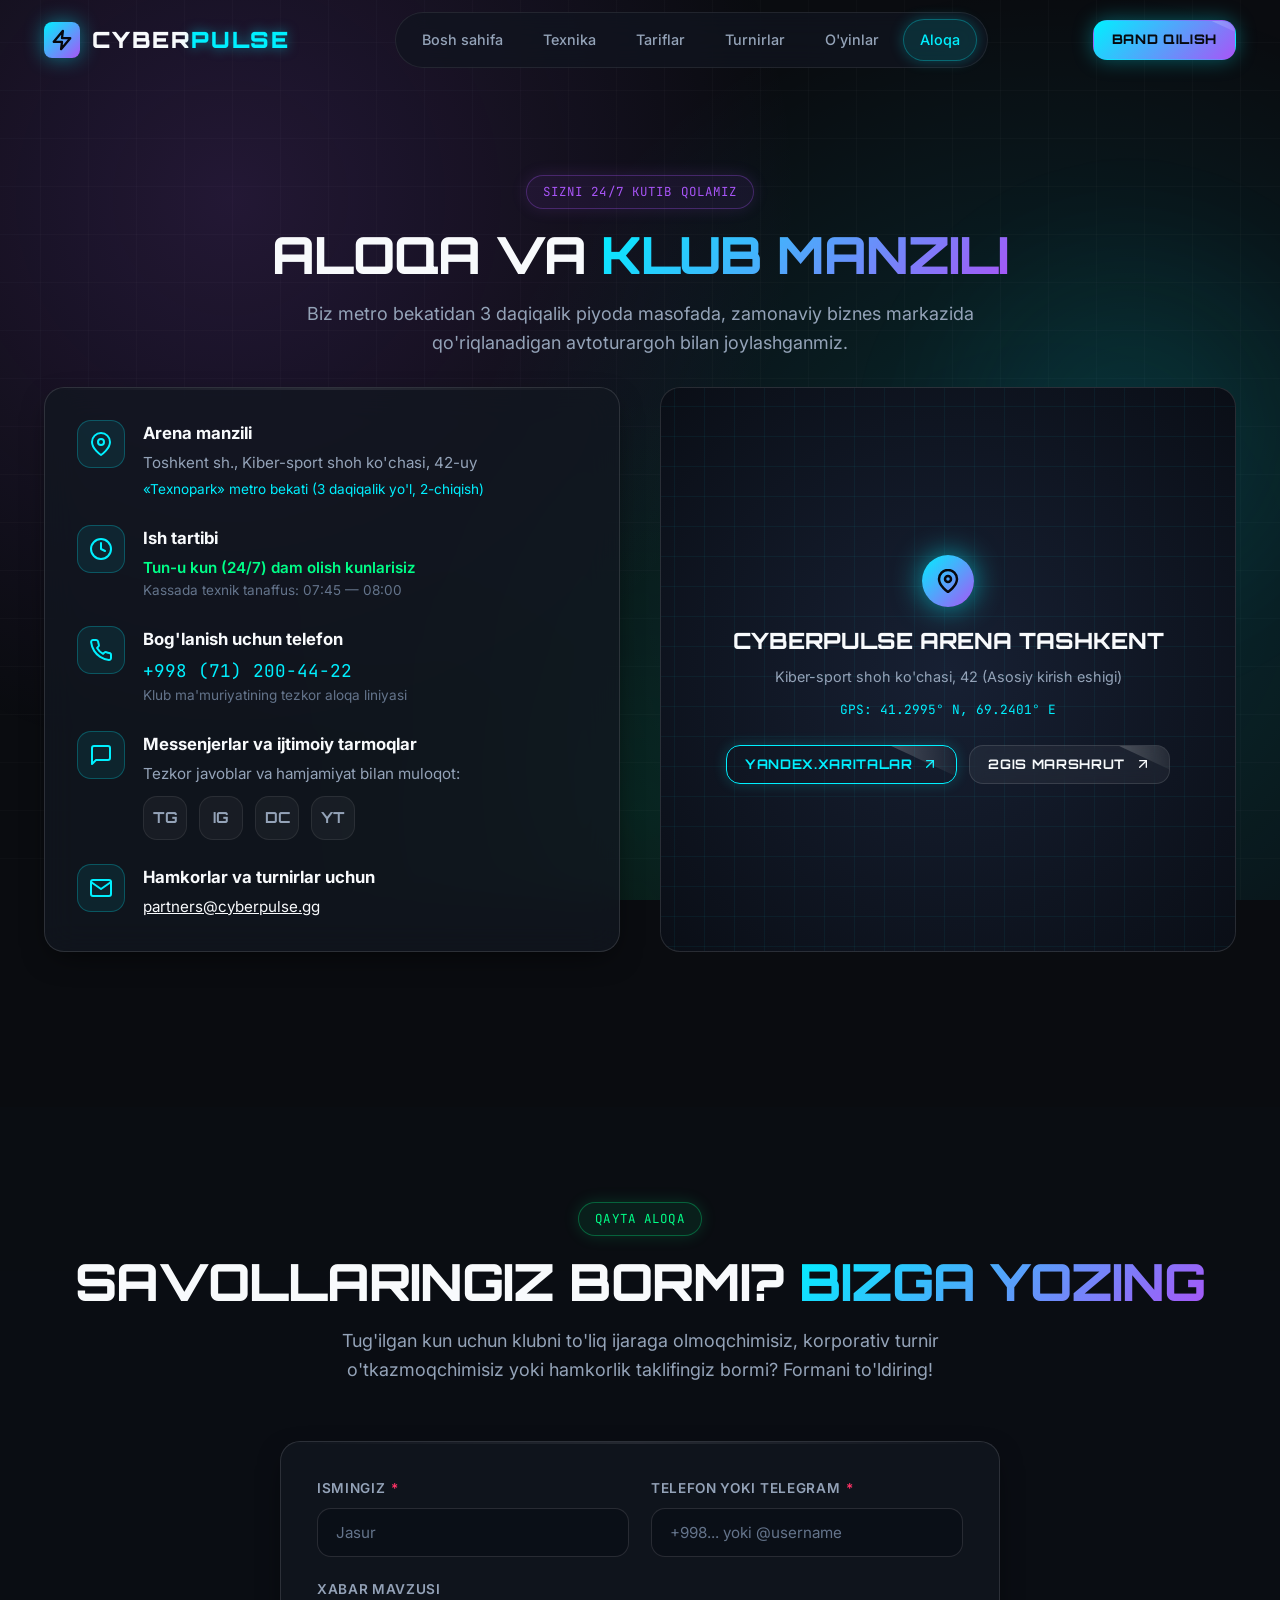
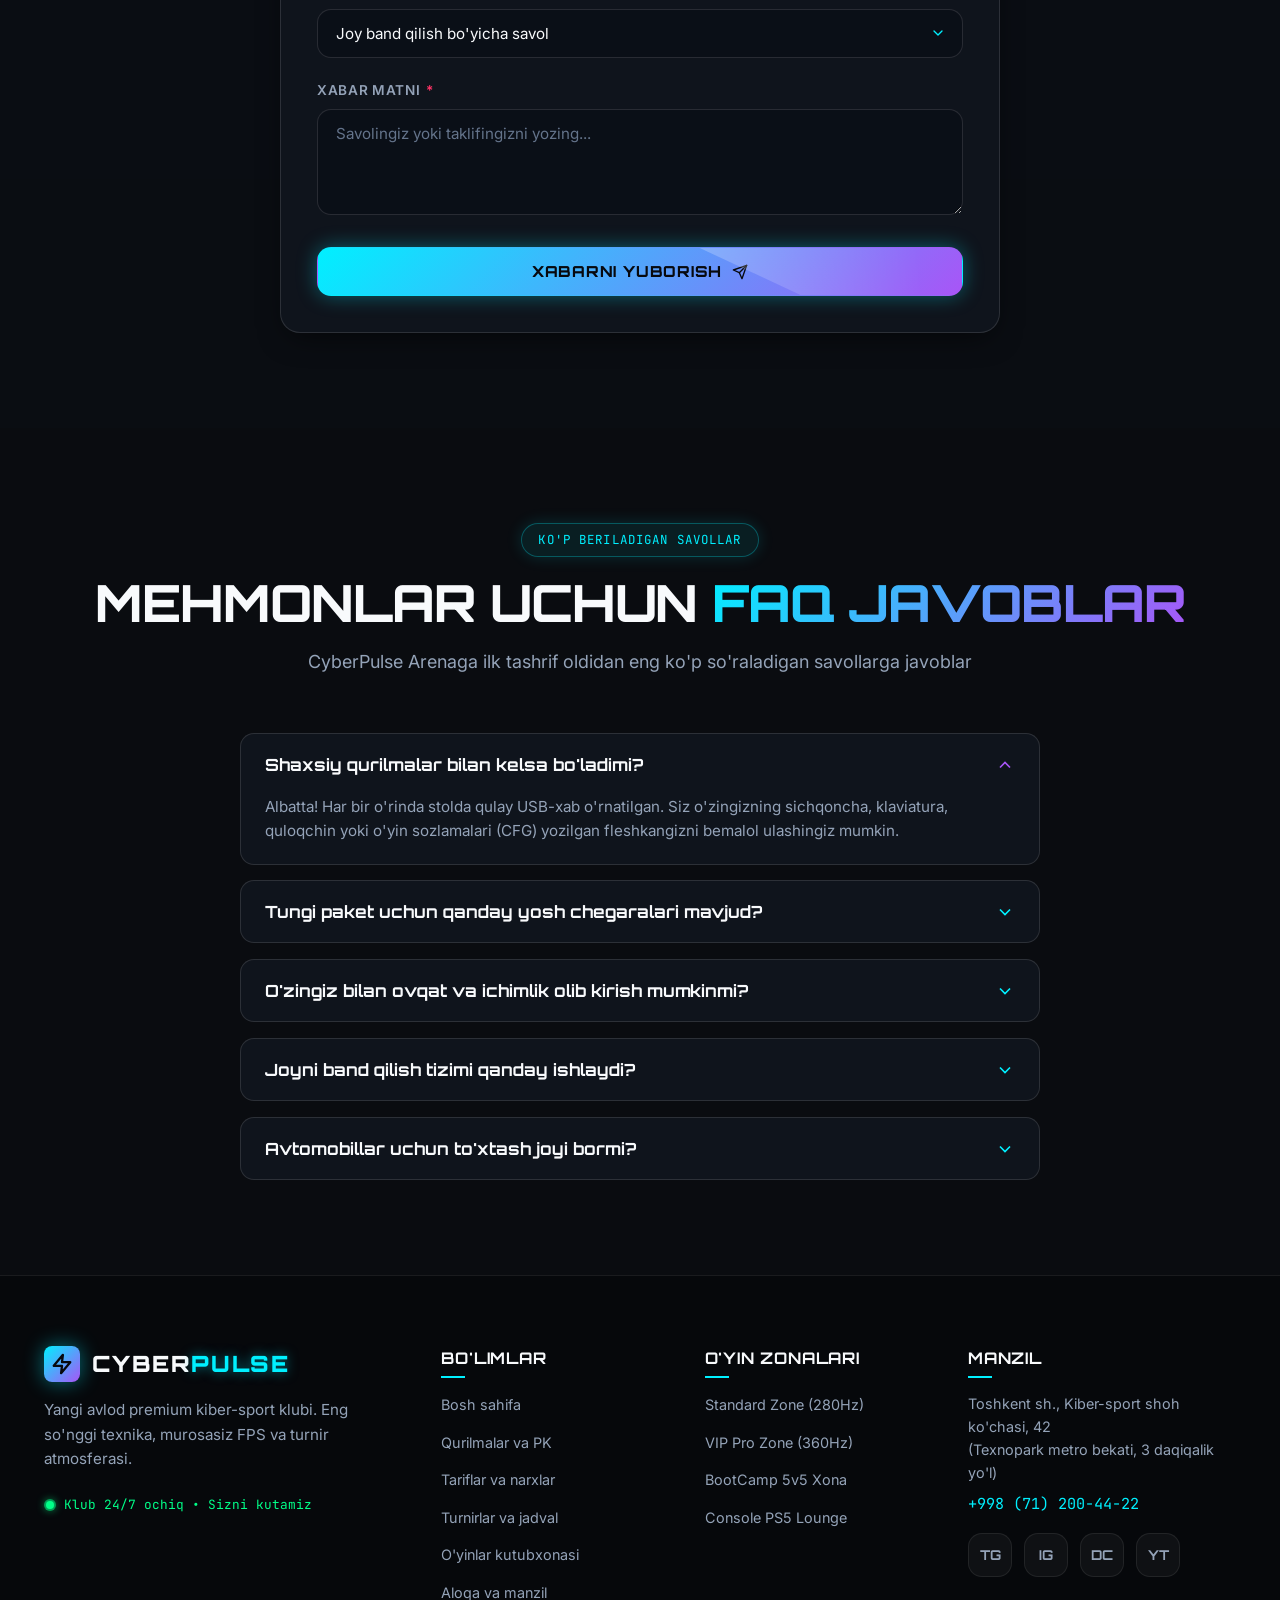
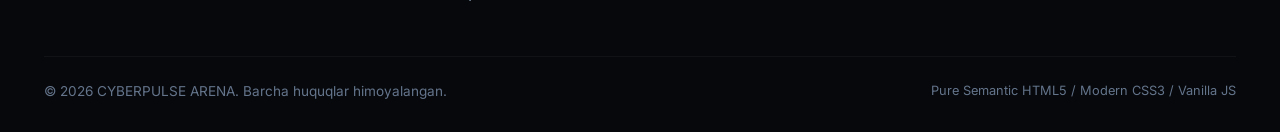
<file: contact.html>
<!DOCTYPE html>
<html lang="uz">
<head>
  <meta charset="UTF-8">
  <meta name="viewport" content="width=device-width, initial-scale=1.0">
  <title>Aloqa va Manzil | CYBERPULSE ARENA</title>
  <meta name="description" content="CYBERPULSE kiber-sport klubining manzili va aloqa ma'lumotlari: Toshkent sh., Texnopark metro bekati, tun-u kun 24/7. Telefon, marshrut xaritasi, FAQ va aloqa formasi.">

  <!-- Google Fonts -->
  <link rel="preconnect" href="https://fonts.googleapis.com">
  <link rel="preconnect" href="https://fonts.gstatic.com" crossorigin>
  <link href="https://fonts.googleapis.com/css2?family=Inter:wght@300;400;500;600;700&family=JetBrains+Mono:wght@400;600;800&family=Orbitron:wght@600;700;800;900&family=Syne:wght@700;800&display=swap" rel="stylesheet">

  <link rel="stylesheet" href="css/style.css">
</head>
<body>

  <!-- ==================== HEADER ==================== -->
  <header class="header">
    <div class="container header-container">
      <a href="index.html" class="logo">
        <div class="logo-icon-svg">
          <svg class="svg-icon" viewBox="0 0 24 24" style="stroke: #07090e; stroke-width: 2.5;">
            <polygon points="13 2 3 14 12 14 11 22 21 10 12 10 13 2"></polygon>
          </svg>
        </div>
        <span>CYBER<span class="logo-highlight">PULSE</span></span>
      </a>

      <nav class="nav-menu">
        <a href="index.html" class="nav-link">Bosh sahifa</a>
        <a href="hardware.html" class="nav-link">Texnika</a>
        <a href="prices.html" class="nav-link">Tariflar</a>
        <a href="tournaments.html" class="nav-link">Turnirlar</a>
        <a href="games.html" class="nav-link">O'yinlar</a>
        <a href="contact.html" class="nav-link active">Aloqa</a>
      </nav>

      <div class="header-actions">
        <a href="index.html#booking" class="btn btn-primary btn-sm">Band qilish</a>
        <button class="burger-btn" aria-label="Menyuni ochish" type="button">
          <span></span>
          <span></span>
          <span></span>
        </button>
      </div>
    </div>
  </header>

  <!-- ==================== ASOSIY QISM ==================== -->
  <main class="main-content">
    
    <!-- Sarlavha banneri -->
    <section class="section" style="padding-bottom: 30px;">
      <div class="container text-center reveal-on-scroll">
        <span class="section-badge purple">Sizni 24/7 kutib qolamiz</span>
        <h1 class="section-title">ALOQA VA <span class="text-gradient">KLUB MANZILI</span></h1>
        <p class="section-desc">
          Biz metro bekatidan 3 daqiqalik piyoda masofada, zamonaviy biznes markazida qo'riqlanadigan avtoturargoh bilan joylashganmiz.
        </p>
      </div>
    </section>

    <!-- Aloqa ma'lumotlari va Xarita -->
    <section class="section" style="padding-top: 0;">
      <div class="container">
        
        <div class="contact-layout">
          
          <!-- Chap ustun: Aloqa kartochkalari -->
          <div class="glass-card contact-info-card reveal-on-scroll">
            
            <div class="contact-detail-row">
              <div class="contact-icon-box">
                <svg class="svg-icon icon-md" viewBox="0 0 24 24"><path d="M21 10c0 7-9 13-9 13s-9-6-9-13a9 9 0 0 1 18 0z"></path><circle cx="12" cy="10" r="3"></circle></svg>
              </div>
              <div>
                <h4>Arena manzili</h4>
                <p>Toshkent sh., Kiber-sport shoh ko'chasi, 42-uy</p>
                <p style="color: var(--neon-cyan); font-size: 0.85rem; margin-top: 4px;">
                  «Texnopark» metro bekati (3 daqiqalik yo'l, 2-chiqish)
                </p>
              </div>
            </div>

            <div class="contact-detail-row">
              <div class="contact-icon-box">
                <svg class="svg-icon icon-md" viewBox="0 0 24 24"><circle cx="12" cy="12" r="10"></circle><polyline points="12 6 12 12 16 14"></polyline></svg>
              </div>
              <div>
                <h4>Ish tartibi</h4>
                <p style="font-weight: 600; color: var(--neon-lime);">Tun-u kun (24/7) dam olish kunlarisiz</p>
                <p style="color: var(--text-muted); font-size: 0.85rem;">
                  Kassada texnik tanaffus: 07:45 — 08:00
                </p>
              </div>
            </div>

            <div class="contact-detail-row">
              <div class="contact-icon-box">
                <svg class="svg-icon icon-md" viewBox="0 0 24 24"><path d="M22 16.92v3a2 2 0 0 1-2.18 2 19.79 19.79 0 0 1-8.63-3.07 19.5 19.5 0 0 1-6-6 19.79 19.79 0 0 1-3.07-8.67A2 2 0 0 1 4.11 2h3a2 2 0 0 1 2 1.72 12.84 12.84 0 0 0 .7 2.81 2 2 0 0 1-.45 2.11L8.09 9.91a16 16 0 0 0 6 6l1.27-1.27a2 2 0 0 1 2.11-.45 12.84 12.84 0 0 0 2.81.7A2 2 0 0 1 22 16.92z"></path></svg>
              </div>
              <div>
                <h4>Bog'lanish uchun telefon</h4>
                <p>
                  <a href="tel:+998712004422" style="font-family: var(--font-mono); font-size: 1.1rem; color: var(--neon-cyan);">
                    +998 (71) 200-44-22
                  </a>
                </p>
                <p style="color: var(--text-muted); font-size: 0.85rem;">
                  Klub ma'muriyatining tezkor aloqa liniyasi
                </p>
              </div>
            </div>

            <div class="contact-detail-row">
              <div class="contact-icon-box">
                <svg class="svg-icon icon-md" viewBox="0 0 24 24"><path d="M21 15a2 2 0 0 1-2 2H7l-4 4V5a2 2 0 0 1 2-2h14a2 2 0 0 1 2 2z"></path></svg>
              </div>
              <div>
                <h4>Messenjerlar va ijtimoiy tarmoqlar</h4>
                <p style="margin-bottom: 8px;">Tezkor javoblar va hamjamiyat bilan muloqot:</p>
                <div class="socials-row">
                  <a href="https://t.me" target="_blank" class="social-btn" title="Telegram">TG</a>
                  <a href="https://instagram.com" target="_blank" class="social-btn" title="Instagram">IG</a>
                  <a href="https://discord.com" target="_blank" class="social-btn" title="Discord">DC</a>
                  <a href="https://youtube.com" target="_blank" class="social-btn" title="YouTube">YT</a>
                </div>
              </div>
            </div>

            <div class="contact-detail-row">
              <div class="contact-icon-box">
                <svg class="svg-icon icon-md" viewBox="0 0 24 24"><path d="M4 4h16c1.1 0 2 .9 2 2v12c0 1.1-.9 2-2 2H4c-1.1 0-2-.9-2-2V6c0-1.1.9-2 2-2z"></path><polyline points="22,6 12,13 2,6"></polyline></svg>
              </div>
              <div>
                <h4>Hamkorlar va turnirlar uchun</h4>
                <p>
                  <a href="mailto:partners@cyberpulse.gg" style="color: var(--text-primary); text-decoration: underline;">
                    partners@cyberpulse.gg
                  </a>
                </p>
              </div>
            </div>

          </div>

          <!-- O'ng ustun: Xarita -->
          <div class="map-placeholder reveal-on-scroll">
            <div class="map-pin">
              <svg class="svg-icon icon-md" viewBox="0 0 24 24" style="stroke: #07090e; stroke-width: 2.5;"><path d="M21 10c0 7-9 13-9 13s-9-6-9-13a9 9 0 0 1 18 0z"></path><circle cx="12" cy="10" r="3"></circle></svg>
            </div>
            
            <h3 style="font-family: var(--font-display); font-size: 1.4rem; font-weight: 800; margin-bottom: 6px; z-index: 1;">
              CYBERPULSE ARENA TASHKENT
            </h3>
            
            <p style="color: var(--text-secondary); font-size: 0.9rem; max-width: 380px; margin-bottom: 12px; z-index: 1;">
              Kiber-sport shoh ko'chasi, 42 (Asosiy kirish eshigi)
            </p>

            <div style="font-family: var(--font-mono); font-size: 0.8rem; color: var(--neon-cyan); margin-bottom: 24px; z-index: 1;">
              GPS: 41.2995° N, 69.2401° E
            </div>

            <div style="display: flex; gap: 12px; flex-wrap: wrap; justify-content: center; z-index: 1;">
              <a href="https://yandex.uz/maps" target="_blank" class="btn btn-outline-neon btn-sm">
                <span>Yandex.Xaritalar</span>
                <svg class="svg-icon icon-sm" viewBox="0 0 24 24"><line x1="7" y1="17" x2="17" y2="7"></line><polyline points="7 7 17 7 17 17"></polyline></svg>
              </a>
              <a href="https://2gis.uz" target="_blank" class="btn btn-secondary btn-sm">
                <span>2GIS Marshrut</span>
                <svg class="svg-icon icon-sm" viewBox="0 0 24 24"><line x1="7" y1="17" x2="17" y2="7"></line><polyline points="7 7 17 7 17 17"></polyline></svg>
              </a>
            </div>
          </div>

        </div>

      </div>
    </section>

    <!-- Qayta aloqa formasi -->
    <section class="section" style="background: rgba(12, 16, 23, 0.4);">
      <div class="container">
        <div class="section-header text-center reveal-on-scroll">
          <span class="section-badge lime">Qayta aloqa</span>
          <h2 class="section-title">SAVOLLARINGIZ BORMI? <span class="text-gradient">BIZGA YOZING</span></h2>
          <p class="section-desc">
            Tug'ilgan kun uchun klubni to'liq ijaraga olmoqchimisiz, korporativ turnir o'tkazmoqchimisiz yoki hamkorlik taklifingiz bormi? Formani to'ldiring!
          </p>
        </div>

        <div style="max-width: 720px; margin: 0 auto;">
          <div class="glass-card reveal-on-scroll" style="padding: 36px;">
            <form id="contactFeedbackForm" class="booking-form" novalidate>
              
              <div class="form-group">
                <label for="contactName" class="form-label">Ismingiz <span class="req">*</span></label>
                <input type="text" id="contactName" class="form-control" placeholder="Jasur" required>
              </div>

              <div class="form-group">
                <label for="contactPhone" class="form-label">Telefon yoki Telegram <span class="req">*</span></label>
                <input type="text" id="contactPhone" class="form-control" placeholder="+998... yoki @username" required>
              </div>

              <div class="form-group full-width">
                <label for="contactSubject" class="form-label">Xabar mavzusi</label>
                <select id="contactSubject" class="form-control">
                  <option value="booking">Joy band qilish bo'yicha savol</option>
                  <option value="tournament">Turnir tashkil qilish / Korporativ</option>
                  <option value="partnership">Hamkorlik va reklama</option>
                  <option value="other">Boshqa savol</option>
                </select>
              </div>

              <div class="form-group full-width">
                <label for="contactMessage" class="form-label">Xabar matni <span class="req">*</span></label>
                <textarea id="contactMessage" class="form-control" placeholder="Savolingiz yoki taklifingizni yozing..." rows="4" required></textarea>
              </div>

              <div class="form-group full-width" style="margin-top: 10px;">
                <button type="submit" class="btn btn-primary btn-block">
                  <span>Xabarni yuborish</span>
                  <svg class="svg-icon icon-sm" viewBox="0 0 24 24" style="stroke: #07090e;">
                    <line x1="22" y1="2" x2="11" y2="13"></line>
                    <polygon points="22 2 15 22 11 13 2 9 22 2"></polygon>
                  </svg>
                </button>
              </div>

            </form>
          </div>
        </div>
      </div>
    </section>

    <!-- FAQ Akordeon bo'limi -->
    <section class="section">
      <div class="container">
        <div class="section-header text-center reveal-on-scroll">
          <span class="section-badge">Ko'p beriladigan savollar</span>
          <h2 class="section-title">MEHMONLAR UCHUN <span class="text-gradient">FAQ JAVOBLAR</span></h2>
          <p class="section-desc">
            CyberPulse Arenaga ilk tashrif oldidan eng ko'p so'raladigan savollarga javoblar
          </p>
        </div>

        <div class="faq-list">
          
          <div class="faq-item active reveal-on-scroll">
            <button type="button" class="faq-question">
              <span>Shaxsiy qurilmalar bilan kelsa bo'ladimi?</span>
              <svg class="faq-icon-arrow" viewBox="0 0 24 24" fill="none" stroke="currentColor" stroke-width="2"><polyline points="6 9 12 15 18 9"></polyline></svg>
            </button>
            <div class="faq-answer">
              Albatta! Har bir o'rinda stolda qulay USB-xab o'rnatilgan. Siz o'zingizning sichqoncha, klaviatura, quloqchin yoki o'yin sozlamalari (CFG) yozilgan fleshkangizni bemalol ulashingiz mumkin.
            </div>
          </div>

          <div class="faq-item reveal-on-scroll">
            <button type="button" class="faq-question">
              <span>Tungi paket uchun qanday yosh chegaralari mavjud?</span>
              <svg class="faq-icon-arrow" viewBox="0 0 24 24" fill="none" stroke="currentColor" stroke-width="2"><polyline points="6 9 12 15 18 9"></polyline></svg>
            </button>
            <div class="faq-answer">
              O'zbekiston Respublikasi qonunchiligiga muvofiq, soat 23:00 dan 08:00 gacha klubda bo'lish qat'iy ravishda 18 yoshdan oshgan shaxslarga ruxsat etiladi. Ilk tungi tashrifda ma'mur pasport yoki ID-kartaning asl nusxasini ko'rsatishni so'raydi.
            </div>
          </div>

          <div class="faq-item reveal-on-scroll">
            <button type="button" class="faq-question">
              <span>O'zingiz bilan ovqat va ichimlik olib kirish mumkinmi?</span>
              <svg class="faq-icon-arrow" viewBox="0 0 24 24" fill="none" stroke="currentColor" stroke-width="2"><polyline points="6 9 12 15 18 9"></polyline></svg>
            </button>
            <div class="faq-answer">
              Klubda shaxsiy to'liq lounge-bar ishlaydi: sifatli qahva, sendvichlar, burgerlar, pitsa, gazaklar va energetik ichimliklar mavjud. Qimmatbaho texnikalarning xavfsizligini ta'minlash maqsadida tashqaridan ochiq ichimlik va ovqat olib kirish man etiladi.
            </div>
          </div>

          <div class="faq-item reveal-on-scroll">
            <button type="button" class="faq-question">
              <span>Joyni band qilish tizimi qanday ishlaydi?</span>
              <svg class="faq-icon-arrow" viewBox="0 0 24 24" fill="none" stroke="currentColor" stroke-width="2"><polyline points="6 9 12 15 18 9"></polyline></svg>
            </button>
            <div class="faq-answer">
              Saytimizda onlayn formani to'ldirasiz, buyurtma bir zumda Telegram Botimizga tushadi. Ma'mur sizga PK ni biriktiradi. Band qilingan joy ko'rsatilgan vaqtdan boshlab 15 daqiqa davomida saqlanib turadi.
            </div>
          </div>

          <div class="faq-item reveal-on-scroll">
            <button type="button" class="faq-question">
              <span>Avtomobillar uchun to'xtash joyi bormi?</span>
              <svg class="faq-icon-arrow" viewBox="0 0 24 24" fill="none" stroke="currentColor" stroke-width="2"><polyline points="6 9 12 15 18 9"></polyline></svg>
            </button>
            <div class="faq-answer">
              Ha, bino oldida shahar to'xtash joyi, shuningdek VIP va BootCamp zonalari mehmonlari uchun yerosti qo'riqlanadigan avtoturargoh mavjud (ma'mur telefon orqali ruxsatnoma ochib beradi).
            </div>
          </div>

        </div>
      </div>
    </section>

  </main>

  <!-- ==================== FOOTER ==================== -->
  <footer class="footer">
    <div class="container">
      <div class="footer-grid">
        <div class="footer-brand">
          <a href="index.html" class="logo">
            <div class="logo-icon-svg">
              <svg class="svg-icon" viewBox="0 0 24 24" style="stroke: #07090e; stroke-width: 2.5;">
                <polygon points="13 2 3 14 12 14 11 22 21 10 12 10 13 2"></polygon>
              </svg>
            </div>
            <span>CYBER<span class="logo-highlight">PULSE</span></span>
          </a>
          <p>
            Yangi avlod premium kiber-sport klubi. Eng so'nggi texnika, murosasiz FPS va turnir atmosferasi.
          </p>
          <div class="system-status">
            <span class="pulse-dot-wrapper">
              <span class="pulse-dot"></span>
              <span class="pulse-sonar"></span>
            </span>
            <span>Klub 24/7 ochiq • Sizni kutamiz</span>
          </div>
        </div>

        <div class="footer-col">
          <h4>Bo'limlar</h4>
          <ul class="footer-links">
            <li><a href="index.html">Bosh sahifa</a></li>
            <li><a href="hardware.html">Qurilmalar va PK</a></li>
            <li><a href="prices.html">Tariflar va narxlar</a></li>
            <li><a href="tournaments.html">Turnirlar va jadval</a></li>
            <li><a href="games.html">O'yinlar kutubxonasi</a></li>
            <li><a href="contact.html">Aloqa va manzil</a></li>
          </ul>
        </div>

        <div class="footer-col">
          <h4>O'yin zonalari</h4>
          <ul class="footer-links">
            <li><a href="hardware.html#standard">Standard Zone (280Hz)</a></li>
            <li><a href="hardware.html#vip">VIP Pro Zone (360Hz)</a></li>
            <li><a href="hardware.html#bootcamp">BootCamp 5v5 Xona</a></li>
            <li><a href="hardware.html#console">Console PS5 Lounge</a></li>
          </ul>
        </div>

        <div class="footer-col">
          <h4>Manzil</h4>
          <p style="color: var(--text-secondary); font-size: 0.9rem; margin-bottom: 8px;">
            Toshkent sh., Kiber-sport shoh ko'chasi, 42<br>
            (Texnopark metro bekati, 3 daqiqalik yo'l)
          </p>
          <p style="color: var(--neon-cyan); font-family: var(--font-mono); font-size: 0.95rem; margin-bottom: 16px;">
            +998 (71) 200-44-22
          </p>
          <div class="socials-row">
            <a href="https://t.me" target="_blank" class="social-btn" title="Telegram">TG</a>
            <a href="https://instagram.com" target="_blank" class="social-btn" title="Instagram">IG</a>
            <a href="https://discord.com" target="_blank" class="social-btn" title="Discord">DC</a>
            <a href="https://youtube.com" target="_blank" class="social-btn" title="YouTube">YT</a>
          </div>
        </div>
      </div>

      <div class="footer-bottom">
        <div>&copy; <span class="current-year">2026</span> CYBERPULSE ARENA. Barcha huquqlar himoyalangan.</div>
        <div style="color: var(--text-muted); font-size: 0.8rem;">Pure Semantic HTML5 / Modern CSS3 / Vanilla JS</div>
      </div>
    </div>
  </footer>

  <script src="js/main.js"></script>
  <script src="js/filters.js"></script>
</body>
</html>
</file>
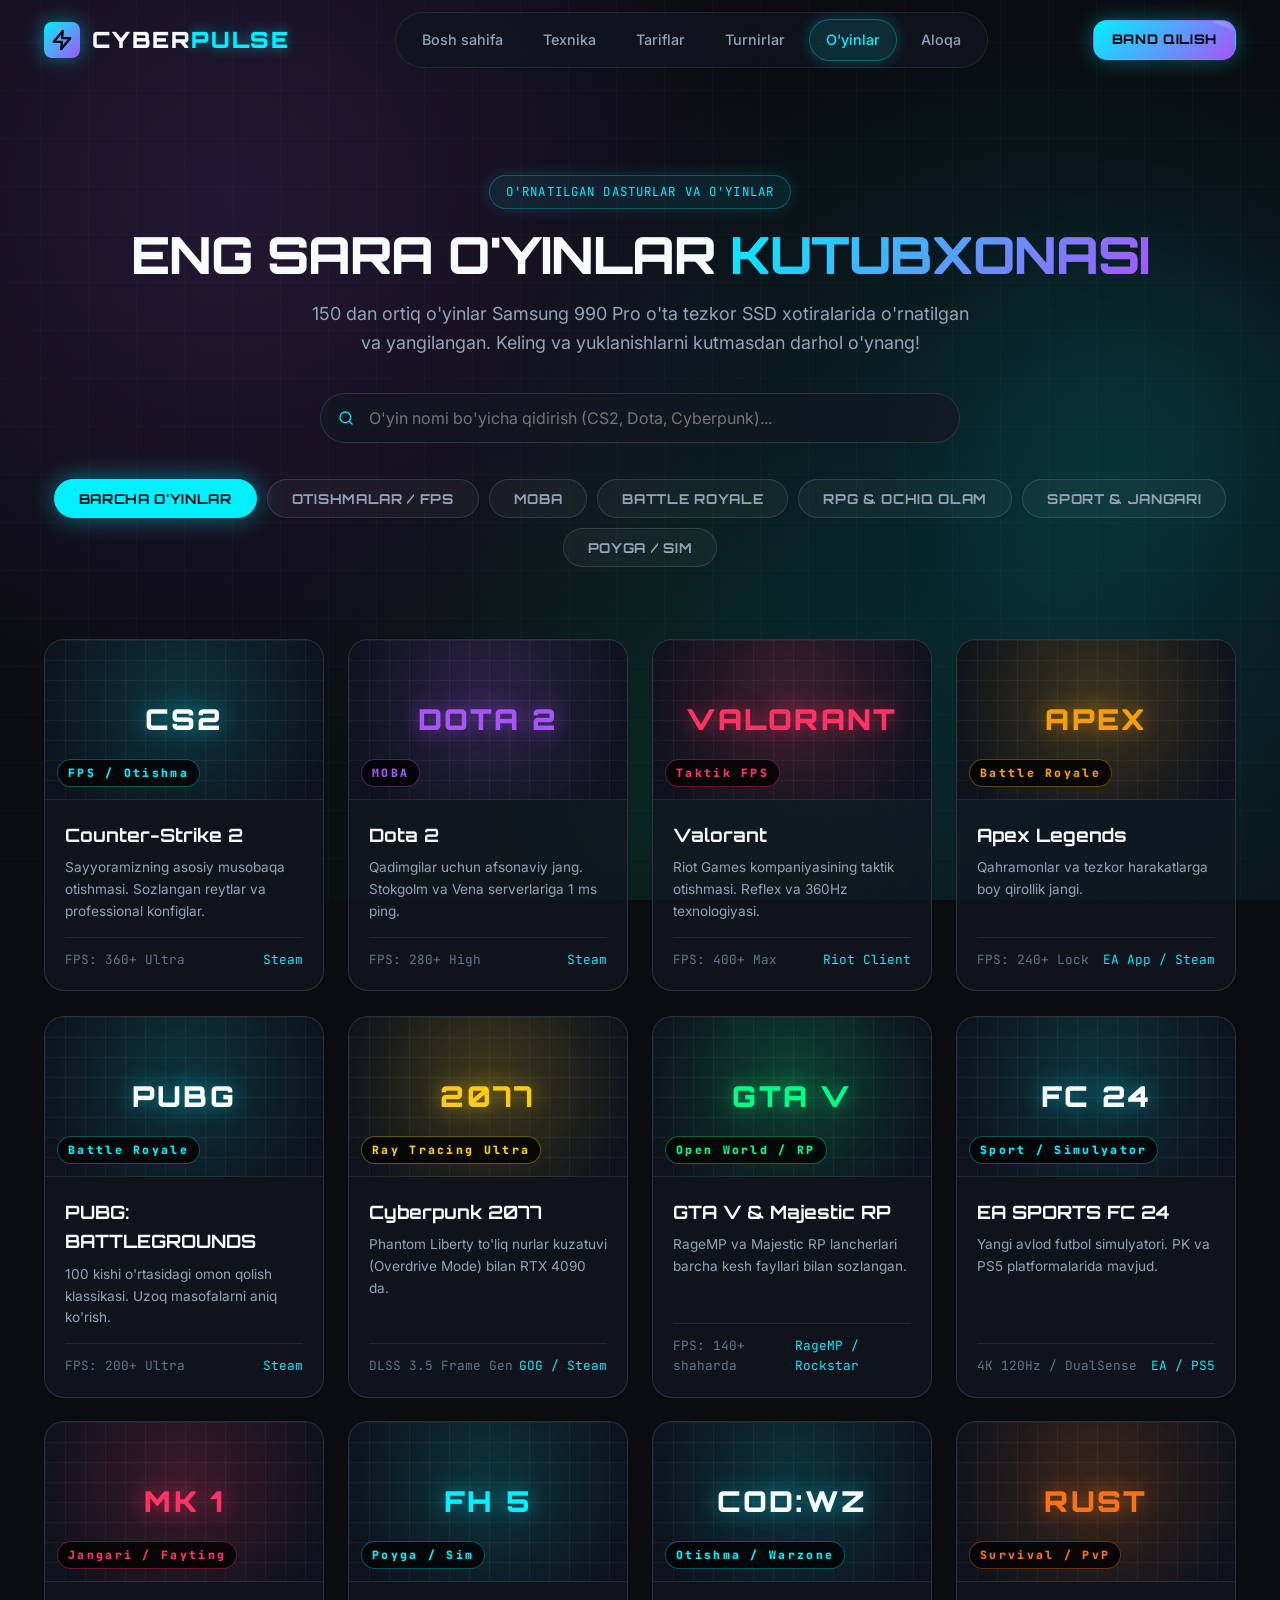
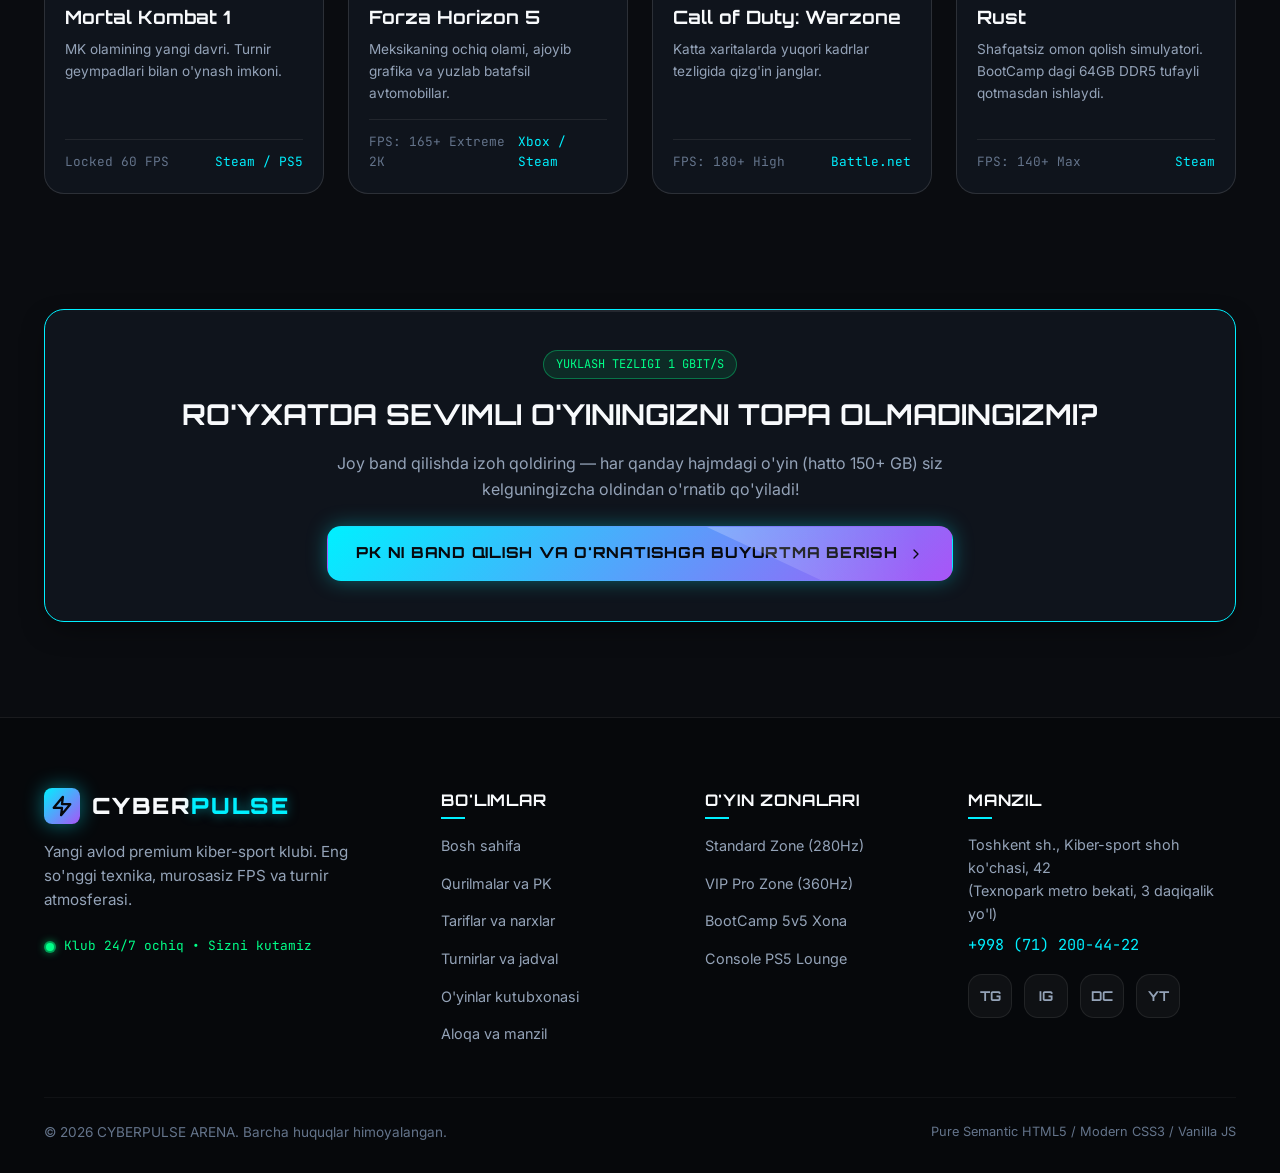
<file: games.html>
<!DOCTYPE html>
<html lang="uz">
<head>
  <meta charset="UTF-8">
  <meta name="viewport" content="width=device-width, initial-scale=1.0">
  <title>O'yinlar Kutubxonasi | CYBERPULSE ARENA</title>
  <meta name="description" content="CYBERPULSE kompyuterlarida o'rnatilgan eng sara o'yinlar katalogi: CS2, Dota 2, Valorant, Cyberpunk 2077, GTA V, FC24 va boshqalar. Tezkor qidiruv va janrlar bo'yicha filter.">

  <!-- Google Fonts -->
  <link rel="preconnect" href="https://fonts.googleapis.com">
  <link rel="preconnect" href="https://fonts.gstatic.com" crossorigin>
  <link href="https://fonts.googleapis.com/css2?family=Inter:wght@300;400;500;600;700&family=JetBrains+Mono:wght@400;600;800&family=Orbitron:wght@600;700;800;900&family=Syne:wght@700;800&display=swap" rel="stylesheet">

  <link rel="stylesheet" href="css/style.css">
</head>
<body>

  <!-- ==================== HEADER ==================== -->
  <header class="header">
    <div class="container header-container">
      <a href="index.html" class="logo">
        <div class="logo-icon-svg">
          <svg class="svg-icon" viewBox="0 0 24 24" style="stroke: #07090e; stroke-width: 2.5;">
            <polygon points="13 2 3 14 12 14 11 22 21 10 12 10 13 2"></polygon>
          </svg>
        </div>
        <span>CYBER<span class="logo-highlight">PULSE</span></span>
      </a>

      <nav class="nav-menu">
        <a href="index.html" class="nav-link">Bosh sahifa</a>
        <a href="hardware.html" class="nav-link">Texnika</a>
        <a href="prices.html" class="nav-link">Tariflar</a>
        <a href="tournaments.html" class="nav-link">Turnirlar</a>
        <a href="games.html" class="nav-link active">O'yinlar</a>
        <a href="contact.html" class="nav-link">Aloqa</a>
      </nav>

      <div class="header-actions">
        <a href="index.html#booking" class="btn btn-primary btn-sm">Band qilish</a>
        <button class="burger-btn" aria-label="Menyuni ochish" type="button">
          <span></span>
          <span></span>
          <span></span>
        </button>
      </div>
    </div>
  </header>

  <!-- ==================== ASOSIY QISM ==================== -->
  <main class="main-content">
    
    <!-- Sarlavha -->
    <section class="section" style="padding-bottom: 24px;">
      <div class="container text-center reveal-on-scroll">
        <span class="section-badge">O'rnatilgan dasturlar va o'yinlar</span>
        <h1 class="section-title">ENG SARA O'YINLAR <span class="text-gradient">KUTUBXONASI</span></h1>
        <p class="section-desc">
          150 dan ortiq o'yinlar Samsung 990 Pro o'ta tezkor SSD xotiralarida o'rnatilgan va yangilangan. Keling va yuklanishlarni kutmasdan darhol o'ynang!
        </p>

        <!-- Qidiruv paneli -->
        <div class="games-search-bar" style="margin-top: 36px;">
          <svg class="svg-icon search-icon-inside icon-sm" viewBox="0 0 24 24">
            <circle cx="11" cy="11" r="8"></circle>
            <line x1="21" y1="21" x2="16.65" y2="16.65"></line>
          </svg>
          <input 
            type="text" 
            id="gameSearchInput" 
            class="games-search-input" 
            placeholder="O'yin nomi bo'yicha qidirish (CS2, Dota, Cyberpunk)..."
            autocomplete="off"
          >
        </div>

        <!-- Janrlar bo'yicha filterlar -->
        <div class="filter-tabs">
          <button type="button" class="filter-btn genre-filter-btn active" data-genre="all">Barcha o'yinlar</button>
          <button type="button" class="filter-btn genre-filter-btn" data-genre="shooter">Otishmalar / FPS</button>
          <button type="button" class="filter-btn genre-filter-btn" data-genre="moba">MOBA</button>
          <button type="button" class="filter-btn genre-filter-btn" data-genre="battleroyale">Battle Royale</button>
          <button type="button" class="filter-btn genre-filter-btn" data-genre="rpg">RPG & Ochiq olam</button>
          <button type="button" class="filter-btn genre-filter-btn" data-genre="sports">Sport & Jangari</button>
          <button type="button" class="filter-btn genre-filter-btn" data-genre="racing">Poyga / Sim</button>
        </div>
      </div>
    </section>

    <!-- O'yinlar setkasi -->
    <section class="section" style="padding-top: 0;">
      <div class="container">
        
        <div class="games-grid">
          
          <!-- O'yin 1 -->
          <div class="game-card reveal-on-scroll" data-genre="shooter" data-title="Counter-Strike 2 CS2 Valve FPS otishma">
            <div class="game-thumb">
              <span class="game-monogram">CS2</span>
              <span class="game-genre-badge">FPS / Otishma</span>
            </div>
            <div class="game-card-body">
              <h3 class="game-title">Counter-Strike 2</h3>
              <p style="color: var(--text-secondary); font-size: 0.85rem; margin-bottom: 14px;">
                Sayyoramizning asosiy musobaqa otishmasi. Sozlangan reytlar va professional konfiglar.
              </p>
              <div class="game-stats">
                <span>FPS: 360+ Ultra</span>
                <span class="text-cyan">Steam</span>
              </div>
            </div>
          </div>

          <!-- O'yin 2 -->
          <div class="game-card reveal-on-scroll" data-genre="moba" data-title="Dota 2 Dota2 Valve MOBA jang">
            <div class="game-thumb" style="background: radial-gradient(circle at 50% 40%, rgba(168, 85, 247, 0.2) 0%, #0d121c 90%); color: var(--neon-purple);">
              <span class="game-monogram" style="text-shadow: 0 0 20px rgba(168, 85, 247, 0.6);">DOTA 2</span>
              <span class="game-genre-badge" style="color: var(--neon-purple); border-color: rgba(168, 85, 247, 0.4);">MOBA</span>
            </div>
            <div class="game-card-body">
              <h3 class="game-title">Dota 2</h3>
              <p style="color: var(--text-secondary); font-size: 0.85rem; margin-bottom: 14px;">
                Qadimgilar uchun afsonaviy jang. Stokgolm va Vena serverlariga 1 ms ping.
              </p>
              <div class="game-stats">
                <span>FPS: 280+ High</span>
                <span class="text-cyan">Steam</span>
              </div>
            </div>
          </div>

          <!-- O'yin 3 -->
          <div class="game-card reveal-on-scroll" data-genre="shooter" data-title="Valorant Riot Games FPS taktik otishma">
            <div class="game-thumb" style="background: radial-gradient(circle at 50% 40%, rgba(255, 51, 102, 0.2) 0%, #0d121c 90%); color: var(--neon-red);">
              <span class="game-monogram" style="text-shadow: 0 0 20px rgba(255, 51, 102, 0.6);">VALORANT</span>
              <span class="game-genre-badge" style="color: var(--neon-red); border-color: rgba(255, 51, 102, 0.4);">Taktik FPS</span>
            </div>
            <div class="game-card-body">
              <h3 class="game-title">Valorant</h3>
              <p style="color: var(--text-secondary); font-size: 0.85rem; margin-bottom: 14px;">
                Riot Games kompaniyasining taktik otishmasi. Reflex va 360Hz texnologiyasi.
              </p>
              <div class="game-stats">
                <span>FPS: 400+ Max</span>
                <span class="text-cyan">Riot Client</span>
              </div>
            </div>
          </div>

          <!-- O'yin 4 -->
          <div class="game-card reveal-on-scroll" data-genre="battleroyale" data-title="Apex Legends Battle Royale Respawn EA">
            <div class="game-thumb" style="background: radial-gradient(circle at 50% 40%, rgba(245, 158, 11, 0.2) 0%, #0d121c 90%); color: #f59e0b;">
              <span class="game-monogram" style="text-shadow: 0 0 20px rgba(245, 158, 11, 0.6);">APEX</span>
              <span class="game-genre-badge" style="color: #f59e0b; border-color: rgba(245, 158, 11, 0.4);">Battle Royale</span>
            </div>
            <div class="game-card-body">
              <h3 class="game-title">Apex Legends</h3>
              <p style="color: var(--text-secondary); font-size: 0.85rem; margin-bottom: 14px;">
                Qahramonlar va tezkor harakatlarga boy qirollik jangi.
              </p>
              <div class="game-stats">
                <span>FPS: 240+ Lock</span>
                <span class="text-cyan">EA App / Steam</span>
              </div>
            </div>
          </div>

          <!-- O'yin 5 -->
          <div class="game-card reveal-on-scroll" data-genre="battleroyale" data-title="PUBG: Battlegrounds Battle Royale Krafton">
            <div class="game-thumb">
              <span class="game-monogram">PUBG</span>
              <span class="game-genre-badge">Battle Royale</span>
            </div>
            <div class="game-card-body">
              <h3 class="game-title">PUBG: BATTLEGROUNDS</h3>
              <p style="color: var(--text-secondary); font-size: 0.85rem; margin-bottom: 14px;">
                100 kishi o'rtasidagi omon qolish klassikasi. Uzoq masofalarni aniq ko'rish.
              </p>
              <div class="game-stats">
                <span>FPS: 200+ Ultra</span>
                <span class="text-cyan">Steam</span>
              </div>
            </div>
          </div>

          <!-- O'yin 6 -->
          <div class="game-card reveal-on-scroll" data-genre="rpg" data-title="Cyberpunk 2077 Phantom Liberty CD Projekt Red RPG">
            <div class="game-thumb" style="background: radial-gradient(circle at 50% 40%, rgba(250, 204, 21, 0.2) 0%, #0d121c 90%); color: #facc15;">
              <span class="game-monogram" style="text-shadow: 0 0 20px rgba(250, 204, 21, 0.6);">2077</span>
              <span class="game-genre-badge" style="color: #facc15; border-color: rgba(250, 204, 21, 0.4);">Ray Tracing Ultra</span>
            </div>
            <div class="game-card-body">
              <h3 class="game-title">Cyberpunk 2077</h3>
              <p style="color: var(--text-secondary); font-size: 0.85rem; margin-bottom: 14px;">
                Phantom Liberty to'liq nurlar kuzatuvi (Overdrive Mode) bilan RTX 4090 da.
              </p>
              <div class="game-stats">
                <span>DLSS 3.5 Frame Gen</span>
                <span class="text-cyan">GOG / Steam</span>
              </div>
            </div>
          </div>

          <!-- O'yin 7 -->
          <div class="game-card reveal-on-scroll" data-genre="rpg" data-title="Grand Theft Auto V GTA 5 RP RageMP Rockstar open world">
            <div class="game-thumb" style="background: radial-gradient(circle at 50% 40%, rgba(0, 255, 136, 0.2) 0%, #0d121c 90%); color: var(--neon-lime);">
              <span class="game-monogram" style="text-shadow: 0 0 20px rgba(0, 255, 136, 0.6);">GTA V</span>
              <span class="game-genre-badge" style="color: var(--neon-lime); border-color: rgba(0, 255, 136, 0.4);">Open World / RP</span>
            </div>
            <div class="game-card-body">
              <h3 class="game-title">GTA V & Majestic RP</h3>
              <p style="color: var(--text-secondary); font-size: 0.85rem; margin-bottom: 14px;">
                RageMP va Majestic RP lancherlari barcha kesh fayllari bilan sozlangan.
              </p>
              <div class="game-stats">
                <span>FPS: 140+ shaharda</span>
                <span class="text-cyan">RageMP / Rockstar</span>
              </div>
            </div>
          </div>

          <!-- O'yin 8 -->
          <div class="game-card reveal-on-scroll" data-genre="sports" data-title="EA Sports FC 24 FIFA 24 Futbol Sport Simulyator">
            <div class="game-thumb">
              <span class="game-monogram">FC 24</span>
              <span class="game-genre-badge">Sport / Simulyator</span>
            </div>
            <div class="game-card-body">
              <h3 class="game-title">EA SPORTS FC 24</h3>
              <p style="color: var(--text-secondary); font-size: 0.85rem; margin-bottom: 14px;">
                Yangi avlod futbol simulyatori. PK va PS5 platformalarida mavjud.
              </p>
              <div class="game-stats">
                <span>4K 120Hz / DualSense</span>
                <span class="text-cyan">EA / PS5</span>
              </div>
            </div>
          </div>

          <!-- O'yin 9 -->
          <div class="game-card reveal-on-scroll" data-genre="sports" data-title="Mortal Kombat 1 MK1 Fayting Jangari NetherRealm">
            <div class="game-thumb" style="background: radial-gradient(circle at 50% 40%, rgba(255, 51, 102, 0.2) 0%, #0d121c 90%); color: var(--neon-red);">
              <span class="game-monogram" style="text-shadow: 0 0 20px rgba(255, 51, 102, 0.6);">MK 1</span>
              <span class="game-genre-badge" style="color: var(--neon-red); border-color: rgba(255, 51, 102, 0.4);">Jangari / Fayting</span>
            </div>
            <div class="game-card-body">
              <h3 class="game-title">Mortal Kombat 1</h3>
              <p style="color: var(--text-secondary); font-size: 0.85rem; margin-bottom: 14px;">
                MK olamining yangi davri. Turnir geympadlari bilan o'ynash imkoni.
              </p>
              <div class="game-stats">
                <span>Locked 60 FPS</span>
                <span class="text-cyan">Steam / PS5</span>
              </div>
            </div>
          </div>

          <!-- O'yin 10 -->
          <div class="game-card reveal-on-scroll" data-genre="racing" data-title="Forza Horizon 5 FH5 Poyga Avto Simulyator Playground">
            <div class="game-thumb" style="color: var(--neon-cyan);">
              <span class="game-monogram">FH 5</span>
              <span class="game-genre-badge">Poyga / Sim</span>
            </div>
            <div class="game-card-body">
              <h3 class="game-title">Forza Horizon 5</h3>
              <p style="color: var(--text-secondary); font-size: 0.85rem; margin-bottom: 14px;">
                Meksikaning ochiq olami, ajoyib grafika va yuzlab batafsil avtomobillar.
              </p>
              <div class="game-stats">
                <span>FPS: 165+ Extreme 2K</span>
                <span class="text-cyan">Xbox / Steam</span>
              </div>
            </div>
          </div>

          <!-- O'yin 11 -->
          <div class="game-card reveal-on-scroll" data-genre="shooter" data-title="Call of Duty Warzone COD WZ Activision FPS otishma">
            <div class="game-thumb">
              <span class="game-monogram">COD:WZ</span>
              <span class="game-genre-badge">Otishma / Warzone</span>
            </div>
            <div class="game-card-body">
              <h3 class="game-title">Call of Duty: Warzone</h3>
              <p style="color: var(--text-secondary); font-size: 0.85rem; margin-bottom: 14px;">
                Katta xaritalarda yuqori kadrlar tezligida qizg'in janglar.
              </p>
              <div class="game-stats">
                <span>FPS: 180+ High</span>
                <span class="text-cyan">Battle.net</span>
              </div>
            </div>
          </div>

          <!-- O'yin 12 -->
          <div class="game-card reveal-on-scroll" data-genre="rpg" data-title="Rust Facepunch Survival Omon qolish PvP multiplayer">
            <div class="game-thumb" style="background: radial-gradient(circle at 50% 40%, rgba(249, 115, 22, 0.2) 0%, #0d121c 90%); color: #f97316;">
              <span class="game-monogram" style="text-shadow: 0 0 20px rgba(249, 115, 22, 0.6);">RUST</span>
              <span class="game-genre-badge" style="color: #f97316; border-color: rgba(249, 115, 22, 0.4);">Survival / PvP</span>
            </div>
            <div class="game-card-body">
              <h3 class="game-title">Rust</h3>
              <p style="color: var(--text-secondary); font-size: 0.85rem; margin-bottom: 14px;">
                Shafqatsiz omon qolish simulyatori. BootCamp dagi 64GB DDR5 tufayli qotmasdan ishlaydi.
              </p>
              <div class="game-stats">
                <span>FPS: 140+ Max</span>
                <span class="text-cyan">Steam</span>
              </div>
            </div>
          </div>

        </div>

        <!-- Natija topilmagan holat -->
        <div id="noGamesFound" style="display: none; text-align: center; padding: 60px 20px;">
          <div style="margin-bottom: 16px; color: var(--neon-cyan);">
            <svg class="svg-icon icon-lg" viewBox="0 0 24 24"><circle cx="11" cy="11" r="8"></circle><line x1="21" y1="21" x2="16.65" y2="16.65"></line></svg>
          </div>
          <h3 style="font-family: var(--font-display); font-size: 1.4rem;">Katalogda o'yin topilmadi</h3>
          <p style="color: var(--text-secondary); margin-top: 6px;">
            Xavotir olmang! Bizning gigabit internetimiz uni bir necha daqiqada PK ga yuklab beradi.
          </p>
        </div>

      </div>
    </section>

    <!-- Tezkor o'rnatish eslatmasi -->
    <section class="section" style="padding-top: 20px;">
      <div class="container text-center reveal-on-scroll">
        <div class="glass-card" style="padding: 40px; border-color: var(--neon-cyan);">
          <span class="cyber-badge" style="margin-bottom: 12px;">YUKLASH TEZLIGI 1 GBIT/S</span>
          <h3 style="font-family: var(--font-display); font-size: 1.8rem; margin-bottom: 14px;">
            RO'YXATDA SEVIMLI O'YININGIZNI TOPA OLMADINGIZMI?
          </h3>
          <p style="color: var(--text-secondary); max-width: 680px; margin: 0 auto 24px; font-size: 1rem;">
            Joy band qilishda izoh qoldiring — har qanday hajmdagi o'yin (hatto 150+ GB) siz kelguningizcha oldindan o'rnatib qo'yiladi!
          </p>
          <a href="index.html#booking" class="btn btn-primary">
            <span>PK ni band qilish va o'rnatishga buyurtma berish</span>
            <svg class="svg-icon icon-sm" viewBox="0 0 24 24" style="stroke: #07090e;">
              <polyline points="9 18 15 12 9 6"></polyline>
            </svg>
          </a>
        </div>
      </div>
    </section>

  </main>

  <!-- ==================== FOOTER ==================== -->
  <footer class="footer">
    <div class="container">
      <div class="footer-grid">
        <div class="footer-brand">
          <a href="index.html" class="logo">
            <div class="logo-icon-svg">
              <svg class="svg-icon" viewBox="0 0 24 24" style="stroke: #07090e; stroke-width: 2.5;">
                <polygon points="13 2 3 14 12 14 11 22 21 10 12 10 13 2"></polygon>
              </svg>
            </div>
            <span>CYBER<span class="logo-highlight">PULSE</span></span>
          </a>
          <p>
            Yangi avlod premium kiber-sport klubi. Eng so'nggi texnika, murosasiz FPS va turnir atmosferasi.
          </p>
          <div class="system-status">
            <span class="pulse-dot-wrapper">
              <span class="pulse-dot"></span>
              <span class="pulse-sonar"></span>
            </span>
            <span>Klub 24/7 ochiq • Sizni kutamiz</span>
          </div>
        </div>

        <div class="footer-col">
          <h4>Bo'limlar</h4>
          <ul class="footer-links">
            <li><a href="index.html">Bosh sahifa</a></li>
            <li><a href="hardware.html">Qurilmalar va PK</a></li>
            <li><a href="prices.html">Tariflar va narxlar</a></li>
            <li><a href="tournaments.html">Turnirlar va jadval</a></li>
            <li><a href="games.html">O'yinlar kutubxonasi</a></li>
            <li><a href="contact.html">Aloqa va manzil</a></li>
          </ul>
        </div>

        <div class="footer-col">
          <h4>O'yin zonalari</h4>
          <ul class="footer-links">
            <li><a href="hardware.html#standard">Standard Zone (280Hz)</a></li>
            <li><a href="hardware.html#vip">VIP Pro Zone (360Hz)</a></li>
            <li><a href="hardware.html#bootcamp">BootCamp 5v5 Xona</a></li>
            <li><a href="hardware.html#console">Console PS5 Lounge</a></li>
          </ul>
        </div>

        <div class="footer-col">
          <h4>Manzil</h4>
          <p style="color: var(--text-secondary); font-size: 0.9rem; margin-bottom: 8px;">
            Toshkent sh., Kiber-sport shoh ko'chasi, 42<br>
            (Texnopark metro bekati, 3 daqiqalik yo'l)
          </p>
          <p style="color: var(--neon-cyan); font-family: var(--font-mono); font-size: 0.95rem; margin-bottom: 16px;">
            +998 (71) 200-44-22
          </p>
          <div class="socials-row">
            <a href="https://t.me" target="_blank" class="social-btn" title="Telegram">TG</a>
            <a href="https://instagram.com" target="_blank" class="social-btn" title="Instagram">IG</a>
            <a href="https://discord.com" target="_blank" class="social-btn" title="Discord">DC</a>
            <a href="https://youtube.com" target="_blank" class="social-btn" title="YouTube">YT</a>
          </div>
        </div>
      </div>

      <div class="footer-bottom">
        <div>&copy; <span class="current-year">2026</span> CYBERPULSE ARENA. Barcha huquqlar himoyalangan.</div>
        <div style="color: var(--text-muted); font-size: 0.8rem;">Pure Semantic HTML5 / Modern CSS3 / Vanilla JS</div>
      </div>
    </div>
  </footer>

  <script src="js/main.js"></script>
  <script src="js/filters.js"></script>
</body>
</html>
</file>
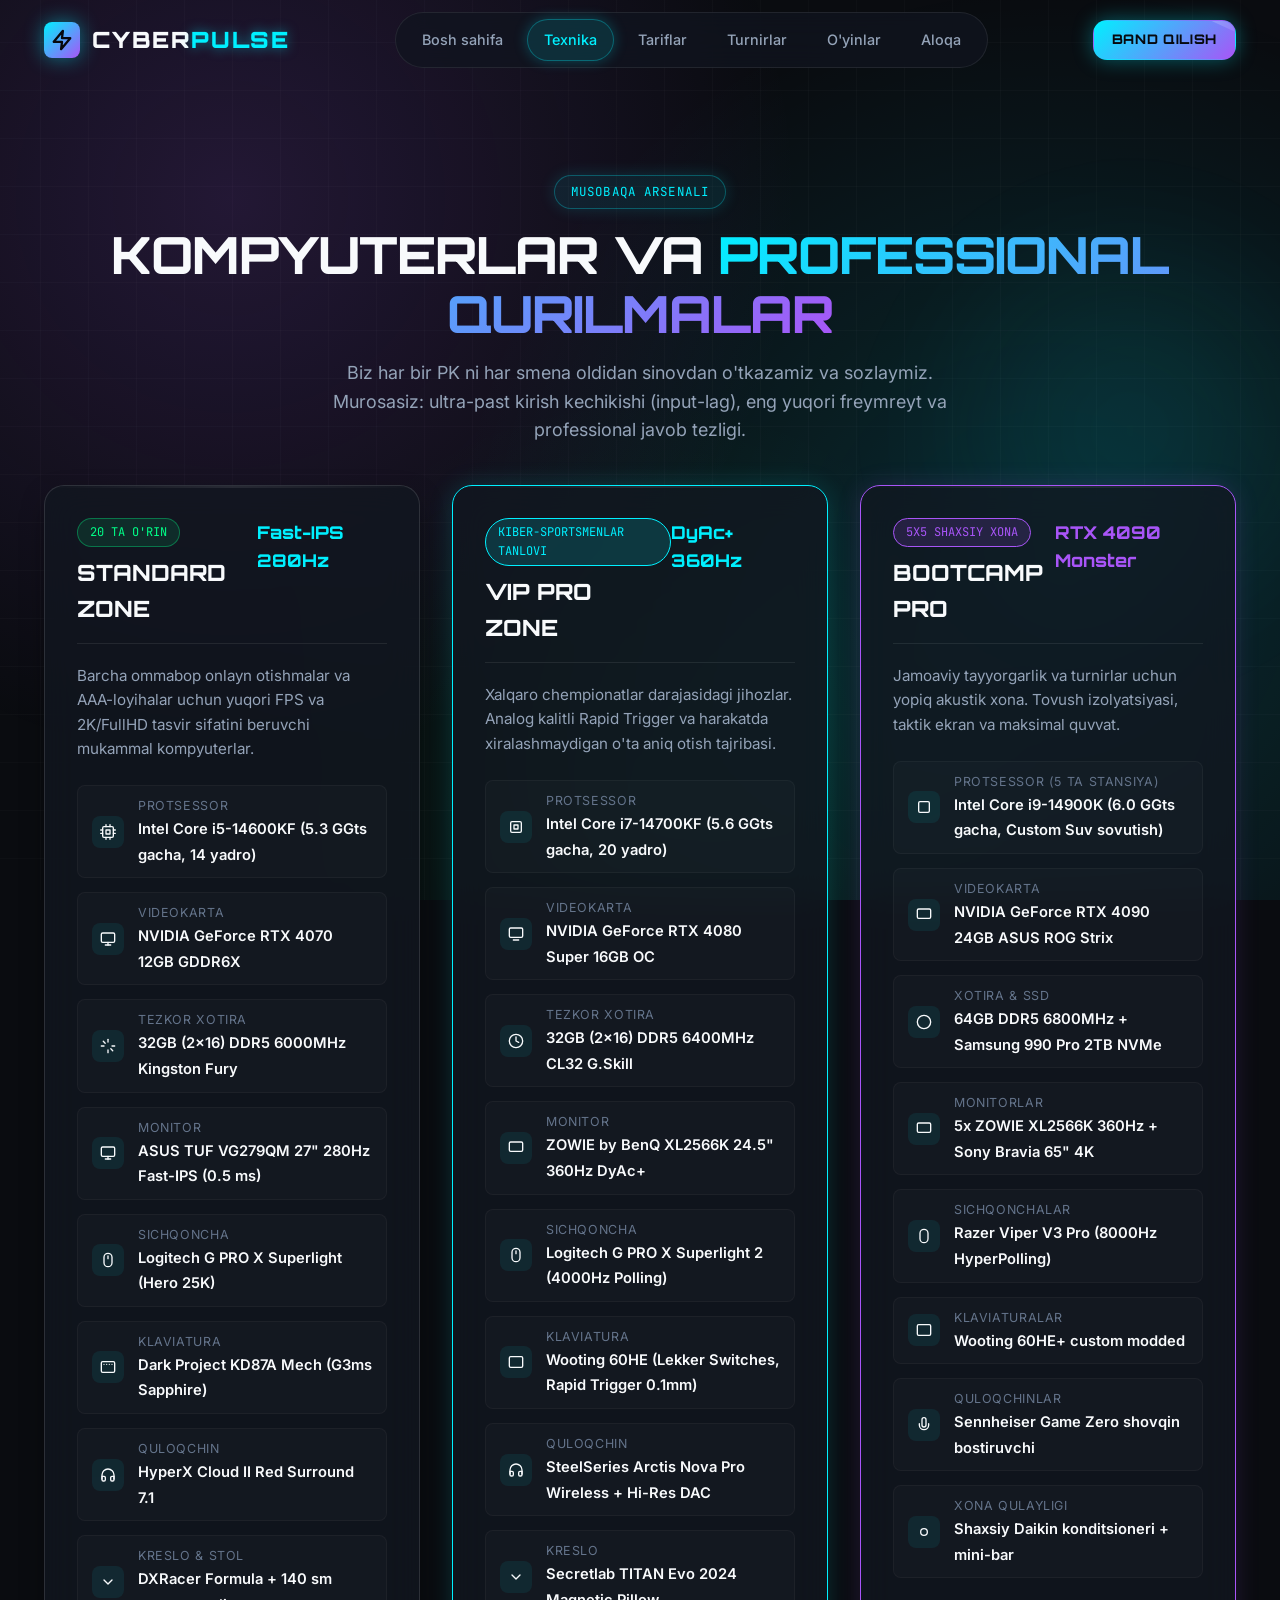
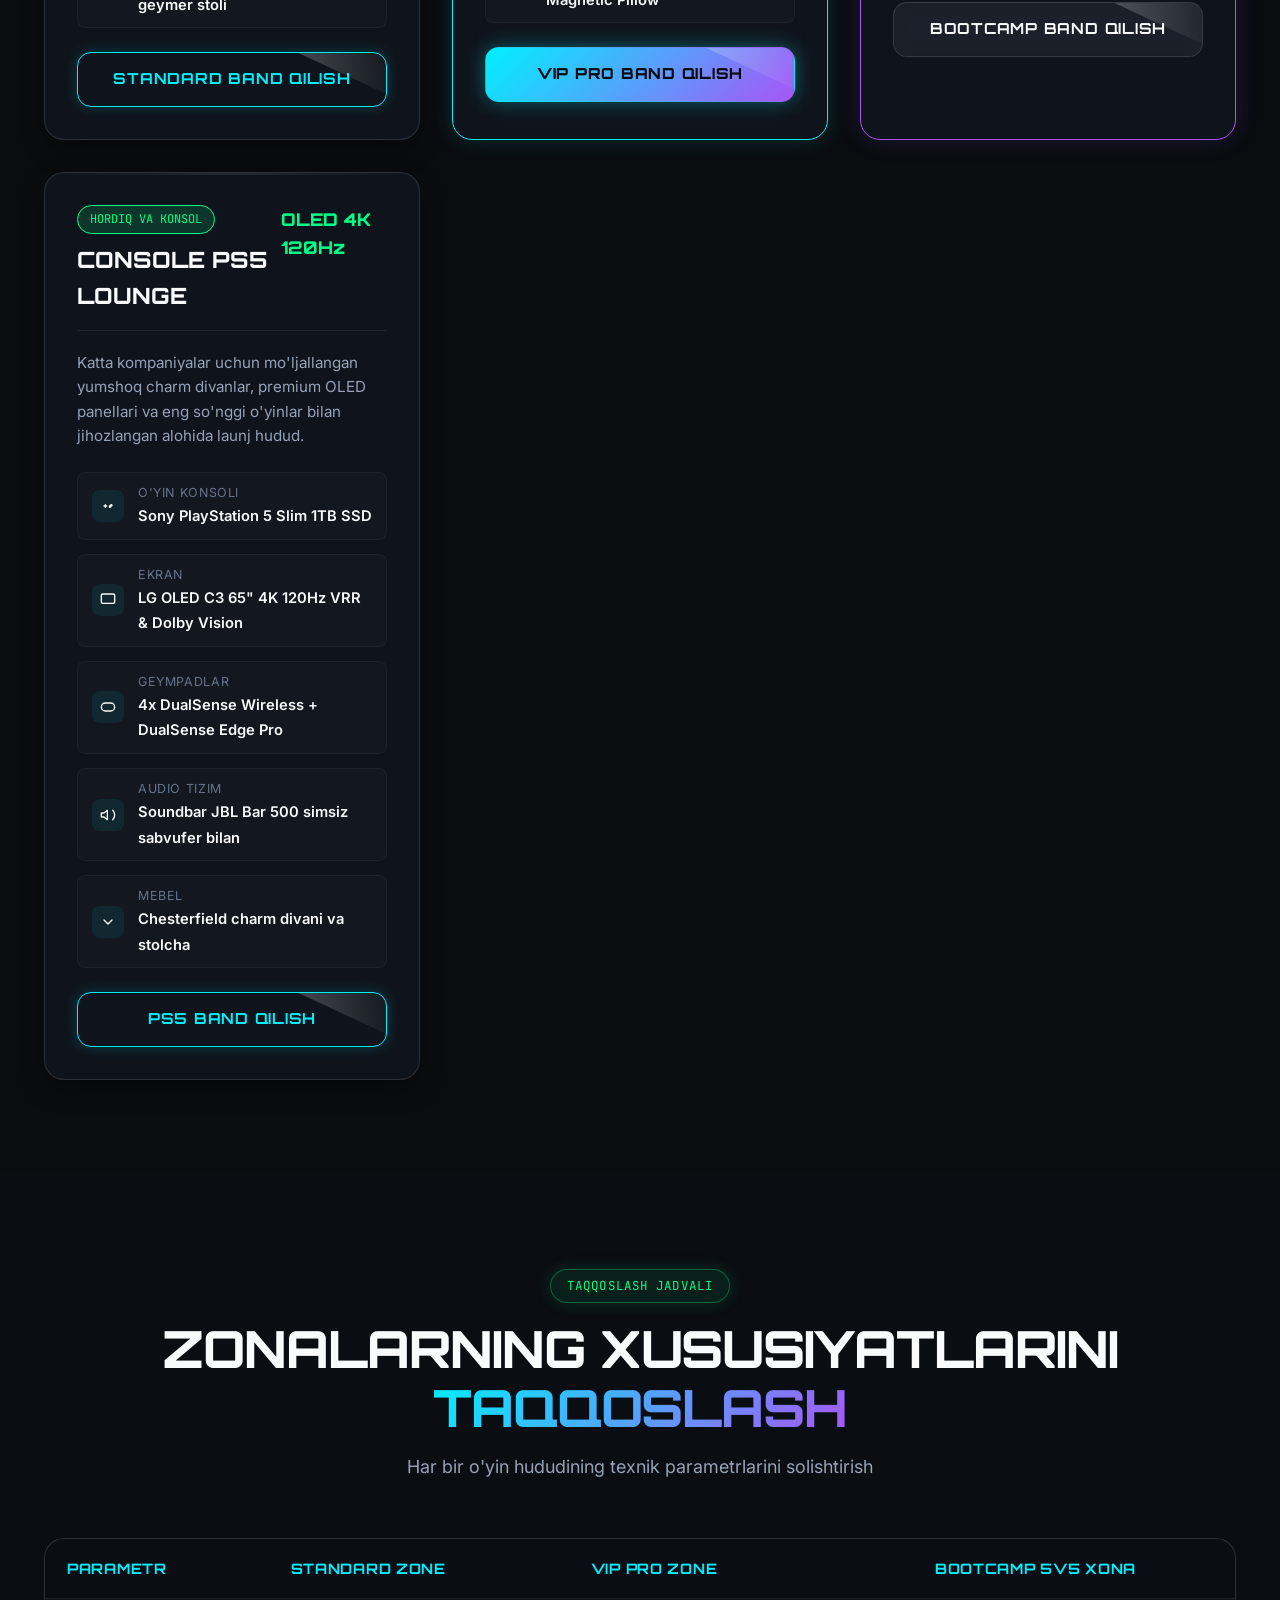
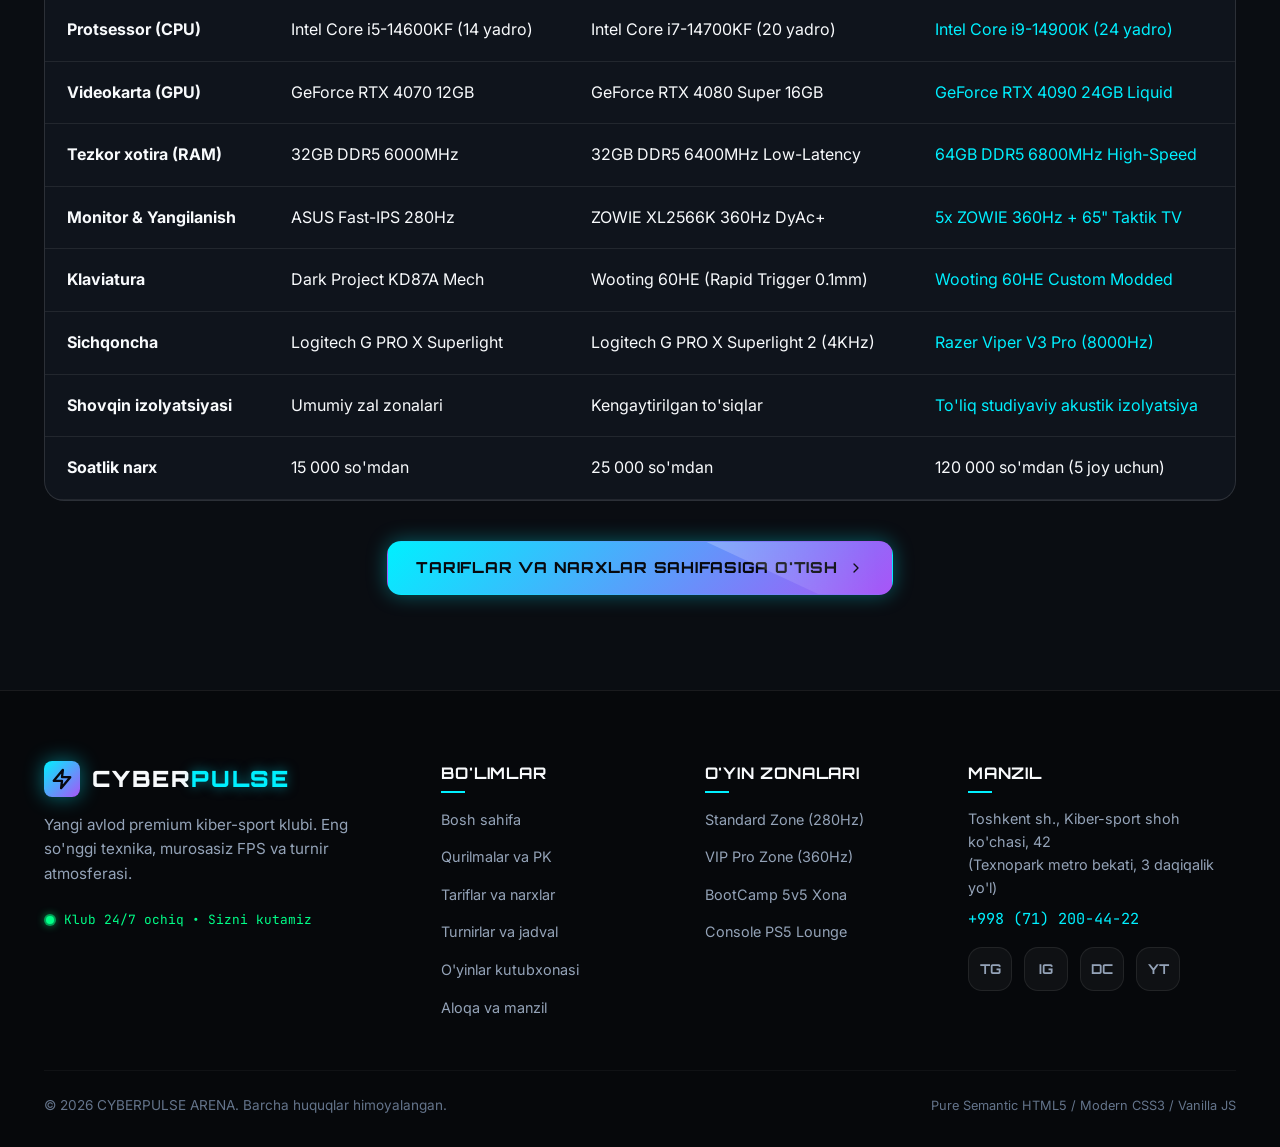
<file: hardware.html>
<!DOCTYPE html>
<html lang="uz">
<head>
  <meta charset="UTF-8">
  <meta name="viewport" content="width=device-width, initial-scale=1.0">
  <title>Qurilmalar va Texnika | CYBERPULSE ARENA</title>
  <meta name="description" content="CYBERPULSE kiber-sport klubining kompyuterlari: RTX 4090, Zowie 360Hz DyAc+ monitorlari, Wooting 60HE Rapid Trigger klaviaturalari, 4000Hz sichqonchalari.">

  <!-- Google Fonts -->
  <link rel="preconnect" href="https://fonts.googleapis.com">
  <link rel="preconnect" href="https://fonts.gstatic.com" crossorigin>
  <link href="https://fonts.googleapis.com/css2?family=Inter:wght@300;400;500;600;700&family=JetBrains+Mono:wght@400;600;800&family=Orbitron:wght@600;700;800;900&family=Syne:wght@700;800&display=swap" rel="stylesheet">

  <link rel="stylesheet" href="css/style.css">
</head>
<body>

  <!-- ==================== HEADER ==================== -->
  <header class="header">
    <div class="container header-container">
      <a href="index.html" class="logo">
        <div class="logo-icon-svg">
          <svg class="svg-icon" viewBox="0 0 24 24" style="stroke: #07090e; stroke-width: 2.5;">
            <polygon points="13 2 3 14 12 14 11 22 21 10 12 10 13 2"></polygon>
          </svg>
        </div>
        <span>CYBER<span class="logo-highlight">PULSE</span></span>
      </a>

      <nav class="nav-menu">
        <a href="index.html" class="nav-link">Bosh sahifa</a>
        <a href="hardware.html" class="nav-link active">Texnika</a>
        <a href="prices.html" class="nav-link">Tariflar</a>
        <a href="tournaments.html" class="nav-link">Turnirlar</a>
        <a href="games.html" class="nav-link">O'yinlar</a>
        <a href="contact.html" class="nav-link">Aloqa</a>
      </nav>

      <div class="header-actions">
        <a href="index.html#booking" class="btn btn-primary btn-sm">Band qilish</a>
        <button class="burger-btn" aria-label="Menyuni ochish" type="button">
          <span></span>
          <span></span>
          <span></span>
        </button>
      </div>
    </div>
  </header>

  <!-- ==================== ASOSIY QISM ==================== -->
  <main class="main-content">
    
    <!-- Sarlavha banneri -->
    <section class="section" style="padding-bottom: 40px;">
      <div class="container text-center reveal-on-scroll">
        <span class="section-badge">Musobaqa arsenali</span>
        <h1 class="section-title">KOMPYUTERLAR VA <span class="text-gradient">PROFESSIONAL QURILMALAR</span></h1>
        <p class="section-desc">
          Biz har bir PK ni har smena oldidan sinovdan o'tkazamiz va sozlaymiz. Murosasiz: ultra-past kirish kechikishi (input-lag), eng yuqori freymreyt va professional javob tezligi.
        </p>
      </div>
    </section>

    <!-- Zonalar kartochkalari -->
    <section class="section" style="padding-top: 0;">
      <div class="container">
        
        <div class="hardware-zones-grid">
          
          <!-- 1. Standard Zone -->
          <div id="standard" class="glass-card hardware-card reveal-on-scroll">
            <div class="hardware-header">
              <div>
                <span class="cyber-badge" style="margin-bottom: 8px;">20 TA O'RIN</span>
                <h2 class="hardware-zone-title">STANDARD ZONE</h2>
              </div>
              <span class="text-cyan" style="font-family: var(--font-display); font-size: 1.1rem; font-weight: 800;">Fast-IPS 280Hz</span>
            </div>

            <p style="color: var(--text-secondary); font-size: 0.95rem; margin-bottom: 24px;">
              Barcha ommabop onlayn otishmalar va AAA-loyihalar uchun yuqori FPS va 2K/FullHD tasvir sifatini beruvchi mukammal kompyuterlar.
            </p>

            <ul class="hardware-specs-list">
              <li class="spec-item">
                <div class="spec-icon-wrap">
                  <svg class="svg-icon icon-sm" viewBox="0 0 24 24"><rect x="4" y="4" width="16" height="16" rx="2" ry="2"></rect><rect x="9" y="9" width="6" height="6"></rect><line x1="9" y1="1" x2="9" y2="4"></line><line x1="15" y1="1" x2="15" y2="4"></line><line x1="9" y1="20" x2="9" y2="23"></line><line x1="15" y1="20" x2="15" y2="23"></line><line x1="20" y1="9" x2="23" y2="9"></line><line x1="20" y1="14" x2="23" y2="14"></line><line x1="1" y1="9" x2="4" y2="9"></line><line x1="1" y1="14" x2="4" y2="14"></line></svg>
                </div>
                <div>
                  <span class="spec-label">Protsessor</span>
                  <span class="spec-val">Intel Core i5-14600KF (5.3 GGts gacha, 14 yadro)</span>
                </div>
              </li>
              <li class="spec-item">
                <div class="spec-icon-wrap">
                  <svg class="svg-icon icon-sm" viewBox="0 0 24 24"><rect x="2" y="3" width="20" height="14" rx="2" ry="2"></rect><line x1="8" y1="21" x2="16" y2="21"></line><line x1="12" y1="17" x2="12" y2="21"></line></svg>
                </div>
                <div>
                  <span class="spec-label">Videokarta</span>
                  <span class="spec-val">NVIDIA GeForce RTX 4070 12GB GDDR6X</span>
                </div>
              </li>
              <li class="spec-item">
                <div class="spec-icon-wrap">
                  <svg class="svg-icon icon-sm" viewBox="0 0 24 24"><line x1="12" y1="2" x2="12" y2="6"></line><line x1="12" y1="18" x2="12" y2="22"></line><line x1="4.93" y1="4.93" x2="7.76" y2="7.76"></line><line x1="16.24" y1="16.24" x2="19.07" y2="19.07"></line><line x1="2" y1="12" x2="6" y2="12"></line><line x1="18" y1="12" x2="22" y2="12"></line></svg>
                </div>
                <div>
                  <span class="spec-label">Tezkor xotira</span>
                  <span class="spec-val">32GB (2x16) DDR5 6000MHz Kingston Fury</span>
                </div>
              </li>
              <li class="spec-item">
                <div class="spec-icon-wrap">
                  <svg class="svg-icon icon-sm" viewBox="0 0 24 24"><rect x="2" y="3" width="20" height="14" rx="2" ry="2"></rect><line x1="8" y1="21" x2="16" y2="21"></line><line x1="12" y1="17" x2="12" y2="21"></line></svg>
                </div>
                <div>
                  <span class="spec-label">Monitor</span>
                  <span class="spec-val">ASUS TUF VG279QM 27" 280Hz Fast-IPS (0.5 ms)</span>
                </div>
              </li>
              <li class="spec-item">
                <div class="spec-icon-wrap">
                  <svg class="svg-icon icon-sm" viewBox="0 0 24 24"><rect x="6" y="2" width="12" height="20" rx="6"></rect><line x1="12" y1="6" x2="12" y2="10"></line></svg>
                </div>
                <div>
                  <span class="spec-label">Sichqoncha</span>
                  <span class="spec-val">Logitech G PRO X Superlight (Hero 25K)</span>
                </div>
              </li>
              <li class="spec-item">
                <div class="spec-icon-wrap">
                  <svg class="svg-icon icon-sm" viewBox="0 0 24 24"><rect x="2" y="4" width="20" height="16" rx="2" ry="2"></rect><line x1="6" y1="8" x2="6" y2="8"></line><line x1="10" y1="8" x2="10" y2="8"></line><line x1="14" y1="8" x2="14" y2="8"></line><line x1="18" y1="8" x2="18" y2="8"></line></svg>
                </div>
                <div>
                  <span class="spec-label">Klaviatura</span>
                  <span class="spec-val">Dark Project KD87A Mech (G3ms Sapphire)</span>
                </div>
              </li>
              <li class="spec-item">
                <div class="spec-icon-wrap">
                  <svg class="svg-icon icon-sm" viewBox="0 0 24 24"><path d="M3 18v-6a9 9 0 0 1 18 0v6"></path><path d="M21 19a2 2 0 0 1-2 2h-1a2 2 0 0 1-2-2v-3a2 2 0 0 1 2-2h3zM3 19a2 2 0 0 0 2 2h1a2 2 0 0 0 2-2v-3a2 2 0 0 0-2-2H3z"></path></svg>
                </div>
                <div>
                  <span class="spec-label">Quloqchin</span>
                  <span class="spec-val">HyperX Cloud II Red Surround 7.1</span>
                </div>
              </li>
              <li class="spec-item">
                <div class="spec-icon-wrap">
                  <svg class="svg-icon icon-sm" viewBox="0 0 24 24"><path d="M6 9l6 6 6-6"></path></svg>
                </div>
                <div>
                  <span class="spec-label">Kreslo & Stol</span>
                  <span class="spec-val">DXRacer Formula + 140 sm geymer stoli</span>
                </div>
              </li>
            </ul>

            <a href="index.html#booking" class="btn btn-outline-neon btn-block">Standard band qilish</a>
          </div>

          <!-- 2. VIP Zone -->
          <div id="vip" class="glass-card hardware-card reveal-on-scroll" style="border-color: var(--neon-cyan); box-shadow: 0 0 25px rgba(0, 240, 255, 0.15);">
            <div class="hardware-header">
              <div>
                <span class="cyber-badge" style="background: rgba(0, 240, 255, 0.15); color: var(--neon-cyan); border-color: var(--neon-cyan); margin-bottom: 8px;">
                  KIBER-SPORTSMENLAR TANLOVI
                </span>
                <h2 class="hardware-zone-title">VIP PRO ZONE</h2>
              </div>
              <span class="text-cyan" style="font-family: var(--font-display); font-size: 1.1rem; font-weight: 800;">DyAc+ 360Hz</span>
            </div>

            <p style="color: var(--text-secondary); font-size: 0.95rem; margin-bottom: 24px;">
              Xalqaro chempionatlar darajasidagi jihozlar. Analog kalitli Rapid Trigger va harakatda xiralashmaydigan o'ta aniq otish tajribasi.
            </p>

            <ul class="hardware-specs-list">
              <li class="spec-item">
                <div class="spec-icon-wrap">
                  <svg class="svg-icon icon-sm" viewBox="0 0 24 24"><rect x="4" y="4" width="16" height="16" rx="2" ry="2"></rect><rect x="9" y="9" width="6" height="6"></rect></svg>
                </div>
                <div>
                  <span class="spec-label">Protsessor</span>
                  <span class="spec-val">Intel Core i7-14700KF (5.6 GGts gacha, 20 yadro)</span>
                </div>
              </li>
              <li class="spec-item">
                <div class="spec-icon-wrap">
                  <svg class="svg-icon icon-sm" viewBox="0 0 24 24"><rect x="2" y="3" width="20" height="14" rx="2" ry="2"></rect><line x1="8" y1="21" x2="16" y2="21"></line></svg>
                </div>
                <div>
                  <span class="spec-label">Videokarta</span>
                  <span class="spec-val">NVIDIA GeForce RTX 4080 Super 16GB OC</span>
                </div>
              </li>
              <li class="spec-item">
                <div class="spec-icon-wrap">
                  <svg class="svg-icon icon-sm" viewBox="0 0 24 24"><circle cx="12" cy="12" r="10"></circle><polyline points="12 6 12 12 16 14"></polyline></svg>
                </div>
                <div>
                  <span class="spec-label">Tezkor xotira</span>
                  <span class="spec-val">32GB (2x16) DDR5 6400MHz CL32 G.Skill</span>
                </div>
              </li>
              <li class="spec-item">
                <div class="spec-icon-wrap">
                  <svg class="svg-icon icon-sm" viewBox="0 0 24 24"><rect x="2" y="3" width="20" height="14" rx="2" ry="2"></rect></svg>
                </div>
                <div>
                  <span class="spec-label">Monitor</span>
                  <span class="spec-val">ZOWIE by BenQ XL2566K 24.5" 360Hz DyAc+</span>
                </div>
              </li>
              <li class="spec-item">
                <div class="spec-icon-wrap">
                  <svg class="svg-icon icon-sm" viewBox="0 0 24 24"><rect x="6" y="2" width="12" height="20" rx="6"></rect><line x1="12" y1="6" x2="12" y2="10"></line></svg>
                </div>
                <div>
                  <span class="spec-label">Sichqoncha</span>
                  <span class="spec-val">Logitech G PRO X Superlight 2 (4000Hz Polling)</span>
                </div>
              </li>
              <li class="spec-item">
                <div class="spec-icon-wrap">
                  <svg class="svg-icon icon-sm" viewBox="0 0 24 24"><rect x="2" y="4" width="20" height="16" rx="2" ry="2"></rect></svg>
                </div>
                <div>
                  <span class="spec-label">Klaviatura</span>
                  <span class="spec-val">Wooting 60HE (Lekker Switches, Rapid Trigger 0.1mm)</span>
                </div>
              </li>
              <li class="spec-item">
                <div class="spec-icon-wrap">
                  <svg class="svg-icon icon-sm" viewBox="0 0 24 24"><path d="M3 18v-6a9 9 0 0 1 18 0v6"></path><path d="M21 19a2 2 0 0 1-2 2h-1a2 2 0 0 1-2-2v-3a2 2 0 0 1 2-2h3zM3 19a2 2 0 0 0 2 2h1a2 2 0 0 0 2-2v-3a2 2 0 0 0-2-2H3z"></path></svg>
                </div>
                <div>
                  <span class="spec-label">Quloqchin</span>
                  <span class="spec-val">SteelSeries Arctis Nova Pro Wireless + Hi-Res DAC</span>
                </div>
              </li>
              <li class="spec-item">
                <div class="spec-icon-wrap">
                  <svg class="svg-icon icon-sm" viewBox="0 0 24 24"><path d="M6 9l6 6 6-6"></path></svg>
                </div>
                <div>
                  <span class="spec-label">Kreslo</span>
                  <span class="spec-val">Secretlab TITAN Evo 2024 Magnetic Pillow</span>
                </div>
              </li>
            </ul>

            <a href="index.html#booking" class="btn btn-primary btn-block">VIP Pro band qilish</a>
          </div>

          <!-- 3. BootCamp Pro 5v5 Room -->
          <div id="bootcamp" class="glass-card hardware-card reveal-on-scroll" style="border-color: var(--neon-purple); box-shadow: 0 0 25px rgba(168, 85, 247, 0.15);">
            <div class="hardware-header">
              <div>
                <span class="cyber-badge" style="background: rgba(168, 85, 247, 0.15); color: var(--neon-purple); border-color: var(--neon-purple); margin-bottom: 8px;">
                  5X5 SHAXSIY XONA
                </span>
                <h2 class="hardware-zone-title">BOOTCAMP PRO</h2>
              </div>
              <span class="text-purple" style="font-family: var(--font-display); font-size: 1.1rem; font-weight: 800;">RTX 4090 Monster</span>
            </div>

            <p style="color: var(--text-secondary); font-size: 0.95rem; margin-bottom: 24px;">
              Jamoaviy tayyorgarlik va turnirlar uchun yopiq akustik xona. Tovush izolyatsiyasi, taktik ekran va maksimal quvvat.
            </p>

            <ul class="hardware-specs-list">
              <li class="spec-item">
                <div class="spec-icon-wrap">
                  <svg class="svg-icon icon-sm" viewBox="0 0 24 24"><rect x="4" y="4" width="16" height="16" rx="2" ry="2"></rect></svg>
                </div>
                <div>
                  <span class="spec-label">Protsessor (5 ta stansiya)</span>
                  <span class="spec-val">Intel Core i9-14900K (6.0 GGts gacha, Custom Suv sovutish)</span>
                </div>
              </li>
              <li class="spec-item">
                <div class="spec-icon-wrap">
                  <svg class="svg-icon icon-sm" viewBox="0 0 24 24"><rect x="2" y="3" width="20" height="14" rx="2" ry="2"></rect></svg>
                </div>
                <div>
                  <span class="spec-label">Videokarta</span>
                  <span class="spec-val">NVIDIA GeForce RTX 4090 24GB ASUS ROG Strix</span>
                </div>
              </li>
              <li class="spec-item">
                <div class="spec-icon-wrap">
                  <svg class="svg-icon icon-sm" viewBox="0 0 24 24"><circle cx="12" cy="12" r="10"></circle></svg>
                </div>
                <div>
                  <span class="spec-label">Xotira & SSD</span>
                  <span class="spec-val">64GB DDR5 6800MHz + Samsung 990 Pro 2TB NVMe</span>
                </div>
              </li>
              <li class="spec-item">
                <div class="spec-icon-wrap">
                  <svg class="svg-icon icon-sm" viewBox="0 0 24 24"><rect x="2" y="3" width="20" height="14" rx="2" ry="2"></rect></svg>
                </div>
                <div>
                  <span class="spec-label">Monitorlar</span>
                  <span class="spec-val">5x ZOWIE XL2566K 360Hz + Sony Bravia 65" 4K</span>
                </div>
              </li>
              <li class="spec-item">
                <div class="spec-icon-wrap">
                  <svg class="svg-icon icon-sm" viewBox="0 0 24 24"><rect x="6" y="2" width="12" height="20" rx="6"></rect></svg>
                </div>
                <div>
                  <span class="spec-label">Sichqonchalar</span>
                  <span class="spec-val">Razer Viper V3 Pro (8000Hz HyperPolling)</span>
                </div>
              </li>
              <li class="spec-item">
                <div class="spec-icon-wrap">
                  <svg class="svg-icon icon-sm" viewBox="0 0 24 24"><rect x="2" y="4" width="20" height="16" rx="2" ry="2"></rect></svg>
                </div>
                <div>
                  <span class="spec-label">Klaviaturalar</span>
                  <span class="spec-val">Wooting 60HE+ custom modded</span>
                </div>
              </li>
              <li class="spec-item">
                <div class="spec-icon-wrap">
                  <svg class="svg-icon icon-sm" viewBox="0 0 24 24"><path d="M12 1a3 3 0 0 0-3 3v8a3 3 0 0 0 6 0V4a3 3 0 0 0-3-3z"></path><path d="M19 10v2a7 7 0 0 1-14 0v-2"></path></svg>
                </div>
                <div>
                  <span class="spec-label">Quloqchinlar</span>
                  <span class="spec-val">Sennheiser Game Zero shovqin bostiruvchi</span>
                </div>
              </li>
              <li class="spec-item">
                <div class="spec-icon-wrap">
                  <svg class="svg-icon icon-sm" viewBox="0 0 24 24"><circle cx="12" cy="12" r="5"></circle></svg>
                </div>
                <div>
                  <span class="spec-label">Xona qulayligi</span>
                  <span class="spec-val">Shaxsiy Daikin konditsioneri + mini-bar</span>
                </div>
              </li>
            </ul>

            <a href="index.html#booking" class="btn btn-secondary btn-block">BootCamp band qilish</a>
          </div>

          <!-- 4. Console PS5 Lounge -->
          <div id="console" class="glass-card hardware-card reveal-on-scroll">
            <div class="hardware-header">
              <div>
                <span class="cyber-badge" style="background: rgba(0, 255, 136, 0.15); color: var(--neon-lime); border-color: var(--neon-lime); margin-bottom: 8px;">
                  HORDIQ VA KONSOL
                </span>
                <h2 class="hardware-zone-title">CONSOLE PS5 LOUNGE</h2>
              </div>
              <span class="text-lime" style="font-family: var(--font-display); font-size: 1.1rem; font-weight: 800;">OLED 4K 120Hz</span>
            </div>

            <p style="color: var(--text-secondary); font-size: 0.95rem; margin-bottom: 24px;">
              Katta kompaniyalar uchun mo'ljallangan yumshoq charm divanlar, premium OLED panellari va eng so'nggi o'yinlar bilan jihozlangan alohida launj hudud.
            </p>

            <ul class="hardware-specs-list">
              <li class="spec-item">
                <div class="spec-icon-wrap">
                  <svg class="svg-icon icon-sm" viewBox="0 0 24 24"><line x1="6" y1="12" x2="10" y2="12"></line><line x1="8" y1="10" x2="8" y2="14"></line><circle cx="15" cy="13" r="1"></circle><circle cx="17" cy="11" r="1"></circle></svg>
                </div>
                <div>
                  <span class="spec-label">O'yin konsoli</span>
                  <span class="spec-val">Sony PlayStation 5 Slim 1TB SSD</span>
                </div>
              </li>
              <li class="spec-item">
                <div class="spec-icon-wrap">
                  <svg class="svg-icon icon-sm" viewBox="0 0 24 24"><rect x="2" y="3" width="20" height="14" rx="2" ry="2"></rect></svg>
                </div>
                <div>
                  <span class="spec-label">Ekran</span>
                  <span class="spec-val">LG OLED C3 65" 4K 120Hz VRR & Dolby Vision</span>
                </div>
              </li>
              <li class="spec-item">
                <div class="spec-icon-wrap">
                  <svg class="svg-icon icon-sm" viewBox="0 0 24 24"><rect x="2" y="6" width="20" height="12" rx="6"></rect></svg>
                </div>
                <div>
                  <span class="spec-label">Geympadlar</span>
                  <span class="spec-val">4x DualSense Wireless + DualSense Edge Pro</span>
                </div>
              </li>
              <li class="spec-item">
                <div class="spec-icon-wrap">
                  <svg class="svg-icon icon-sm" viewBox="0 0 24 24"><polygon points="11 5 6 9 2 9 2 15 6 15 11 19 11 5"></polygon><path d="M19.07 4.93a10 10 0 0 1 0 14.14"></path></svg>
                </div>
                <div>
                  <span class="spec-label">Audio tizim</span>
                  <span class="spec-val">Soundbar JBL Bar 500 simsiz sabvufer bilan</span>
                </div>
              </li>
              <li class="spec-item">
                <div class="spec-icon-wrap">
                  <svg class="svg-icon icon-sm" viewBox="0 0 24 24"><path d="M6 9l6 6 6-6"></path></svg>
                </div>
                <div>
                  <span class="spec-label">Mebel</span>
                  <span class="spec-val">Chesterfield charm divani va stolcha</span>
                </div>
              </li>
            </ul>

            <a href="index.html#booking" class="btn btn-outline-neon btn-block">PS5 band qilish</a>
          </div>

        </div>

      </div>
    </section>

    <!-- Taqqoslash jadvali -->
    <section class="section" style="background: rgba(10, 14, 21, 0.5);">
      <div class="container">
        <div class="section-header text-center reveal-on-scroll">
          <span class="section-badge lime">Taqqoslash jadvali</span>
          <h2 class="section-title">ZONALARNING XUSUSIYATLARINI <span class="text-gradient">TAQQOSLASH</span></h2>
          <p class="section-desc">Har bir o'yin hududining texnik parametrlarini solishtirish</p>
        </div>

        <div class="table-responsive reveal-on-scroll">
          <table class="cyber-table">
            <thead>
              <tr>
                <th>Parametr</th>
                <th>Standard Zone</th>
                <th>VIP Pro Zone</th>
                <th>BootCamp 5v5 Xona</th>
              </tr>
            </thead>
            <tbody>
              <tr>
                <td><strong>Protsessor (CPU)</strong></td>
                <td>Intel Core i5-14600KF (14 yadro)</td>
                <td>Intel Core i7-14700KF (20 yadro)</td>
                <td><span class="text-cyan">Intel Core i9-14900K (24 yadro)</span></td>
              </tr>
              <tr>
                <td><strong>Videokarta (GPU)</strong></td>
                <td>GeForce RTX 4070 12GB</td>
                <td>GeForce RTX 4080 Super 16GB</td>
                <td><span class="text-cyan">GeForce RTX 4090 24GB Liquid</span></td>
              </tr>
              <tr>
                <td><strong>Tezkor xotira (RAM)</strong></td>
                <td>32GB DDR5 6000MHz</td>
                <td>32GB DDR5 6400MHz Low-Latency</td>
                <td><span class="text-cyan">64GB DDR5 6800MHz High-Speed</span></td>
              </tr>
              <tr>
                <td><strong>Monitor & Yangilanish</strong></td>
                <td>ASUS Fast-IPS 280Hz</td>
                <td>ZOWIE XL2566K 360Hz DyAc+</td>
                <td><span class="text-cyan">5x ZOWIE 360Hz + 65" Taktik TV</span></td>
              </tr>
              <tr>
                <td><strong>Klaviatura</strong></td>
                <td>Dark Project KD87A Mech</td>
                <td>Wooting 60HE (Rapid Trigger 0.1mm)</td>
                <td><span class="text-cyan">Wooting 60HE Custom Modded</span></td>
              </tr>
              <tr>
                <td><strong>Sichqoncha</strong></td>
                <td>Logitech G PRO X Superlight</td>
                <td>Logitech G PRO X Superlight 2 (4KHz)</td>
                <td><span class="text-cyan">Razer Viper V3 Pro (8000Hz)</span></td>
              </tr>
              <tr>
                <td><strong>Shovqin izolyatsiyasi</strong></td>
                <td>Umumiy zal zonalari</td>
                <td>Kengaytirilgan to'siqlar</td>
                <td><span class="text-cyan">To'liq studiyaviy akustik izolyatsiya</span></td>
              </tr>
              <tr>
                <td><strong>Soatlik narx</strong></td>
                <td>15 000 so'mdan</td>
                <td>25 000 so'mdan</td>
                <td>120 000 so'mdan (5 joy uchun)</td>
              </tr>
            </tbody>
          </table>
        </div>

        <div style="text-align: center; margin-top: 40px;" class="reveal-on-scroll">
          <a href="prices.html" class="btn btn-primary">
            <span>Tariflar va narxlar sahifasiga o'tish</span>
            <svg class="svg-icon icon-sm" viewBox="0 0 24 24" style="stroke: #07090e;">
              <polyline points="9 18 15 12 9 6"></polyline>
            </svg>
          </a>
        </div>
      </div>
    </section>

  </main>

  <!-- ==================== FOOTER ==================== -->
  <footer class="footer">
    <div class="container">
      <div class="footer-grid">
        <div class="footer-brand">
          <a href="index.html" class="logo">
            <div class="logo-icon-svg">
              <svg class="svg-icon" viewBox="0 0 24 24" style="stroke: #07090e; stroke-width: 2.5;">
                <polygon points="13 2 3 14 12 14 11 22 21 10 12 10 13 2"></polygon>
              </svg>
            </div>
            <span>CYBER<span class="logo-highlight">PULSE</span></span>
          </a>
          <p>
            Yangi avlod premium kiber-sport klubi. Eng so'nggi texnika, murosasiz FPS va turnir atmosferasi.
          </p>
          <div class="system-status">
            <span class="pulse-dot-wrapper">
              <span class="pulse-dot"></span>
              <span class="pulse-sonar"></span>
            </span>
            <span>Klub 24/7 ochiq • Sizni kutamiz</span>
          </div>
        </div>

        <div class="footer-col">
          <h4>Bo'limlar</h4>
          <ul class="footer-links">
            <li><a href="index.html">Bosh sahifa</a></li>
            <li><a href="hardware.html">Qurilmalar va PK</a></li>
            <li><a href="prices.html">Tariflar va narxlar</a></li>
            <li><a href="tournaments.html">Turnirlar va jadval</a></li>
            <li><a href="games.html">O'yinlar kutubxonasi</a></li>
            <li><a href="contact.html">Aloqa va manzil</a></li>
          </ul>
        </div>

        <div class="footer-col">
          <h4>O'yin zonalari</h4>
          <ul class="footer-links">
            <li><a href="#standard">Standard Zone (280Hz)</a></li>
            <li><a href="#vip">VIP Pro Zone (360Hz)</a></li>
            <li><a href="#bootcamp">BootCamp 5v5 Xona</a></li>
            <li><a href="#console">Console PS5 Lounge</a></li>
          </ul>
        </div>

        <div class="footer-col">
          <h4>Manzil</h4>
          <p style="color: var(--text-secondary); font-size: 0.9rem; margin-bottom: 8px;">
            Toshkent sh., Kiber-sport shoh ko'chasi, 42<br>
            (Texnopark metro bekati, 3 daqiqalik yo'l)
          </p>
          <p style="color: var(--neon-cyan); font-family: var(--font-mono); font-size: 0.95rem; margin-bottom: 16px;">
            +998 (71) 200-44-22
          </p>
          <div class="socials-row">
            <a href="https://t.me" target="_blank" class="social-btn" title="Telegram">TG</a>
            <a href="https://instagram.com" target="_blank" class="social-btn" title="Instagram">IG</a>
            <a href="https://discord.com" target="_blank" class="social-btn" title="Discord">DC</a>
            <a href="https://youtube.com" target="_blank" class="social-btn" title="YouTube">YT</a>
          </div>
        </div>
      </div>

      <div class="footer-bottom">
        <div>&copy; <span class="current-year">2026</span> CYBERPULSE ARENA. Barcha huquqlar himoyalangan.</div>
        <div style="color: var(--text-muted); font-size: 0.8rem;">Pure Semantic HTML5 / Modern CSS3 / Vanilla JS</div>
      </div>
    </div>
  </footer>

  <script src="js/main.js"></script>
</body>
</html>
</file>
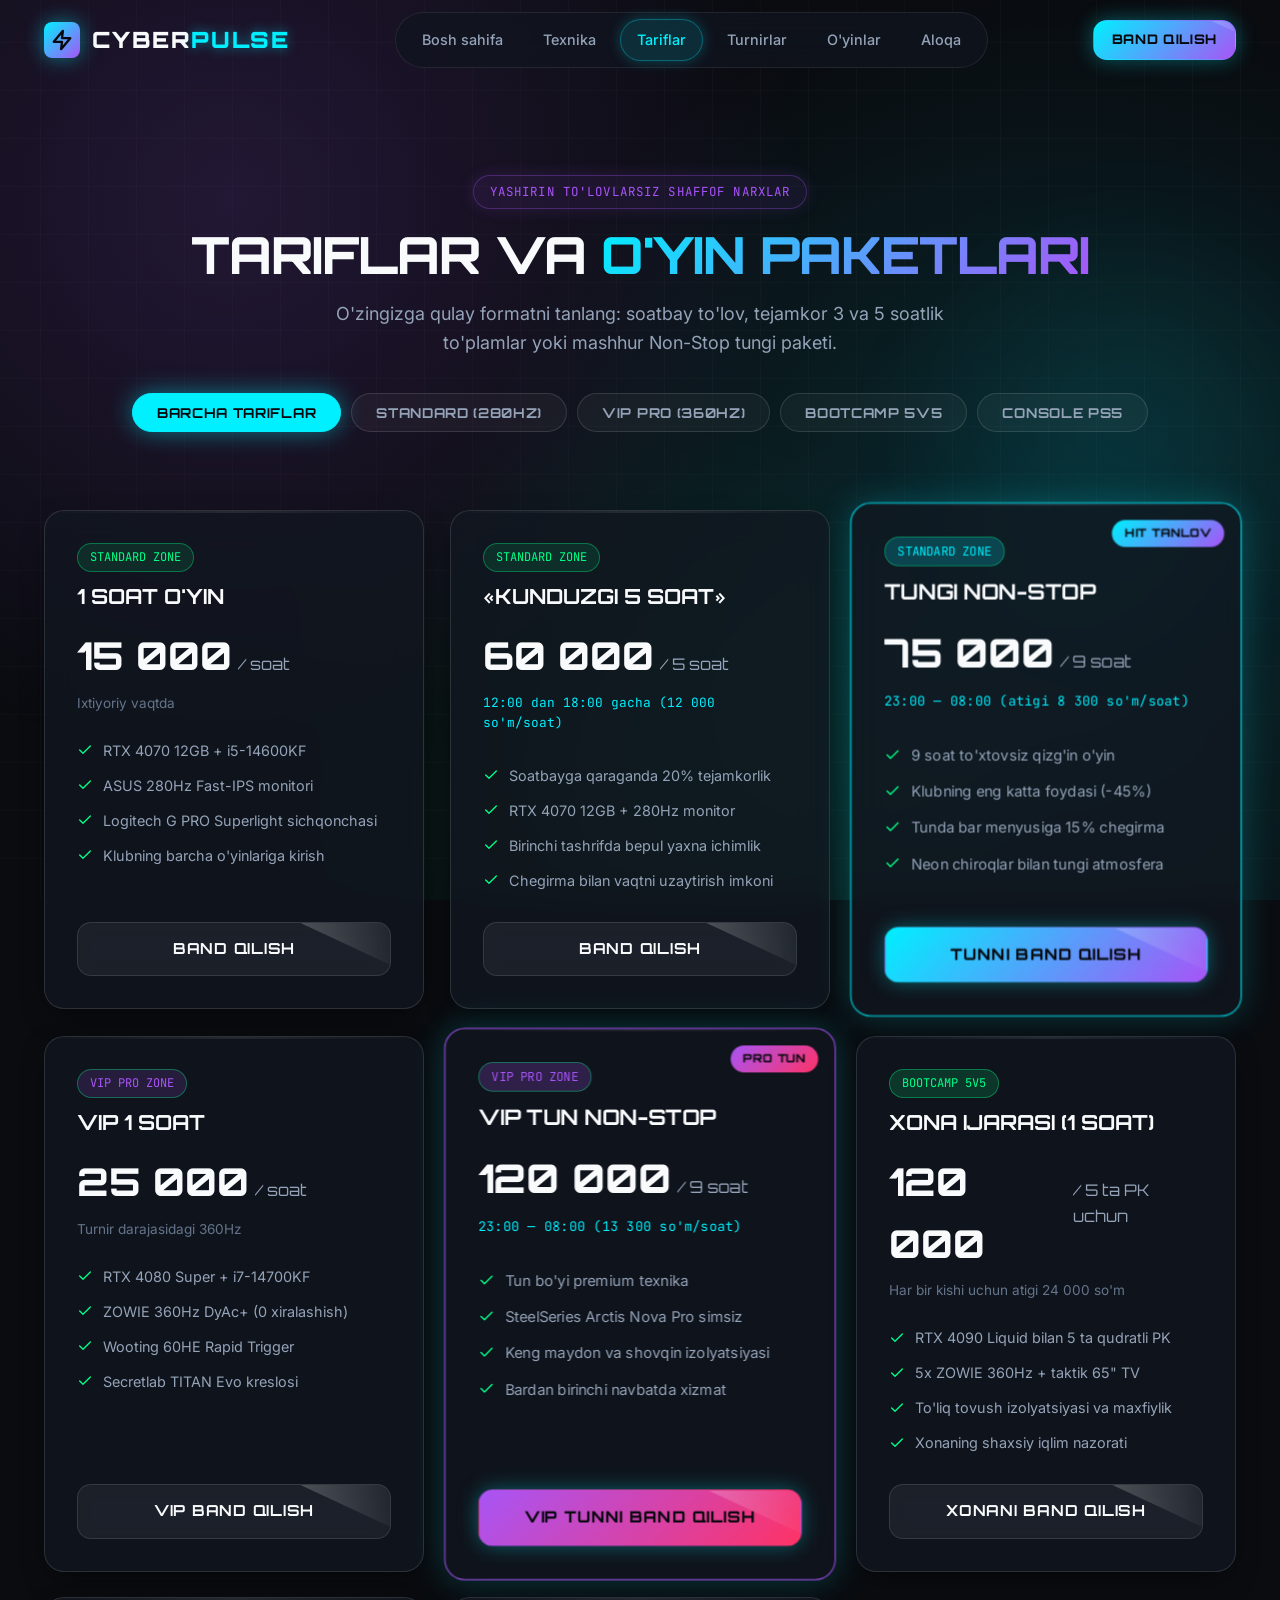
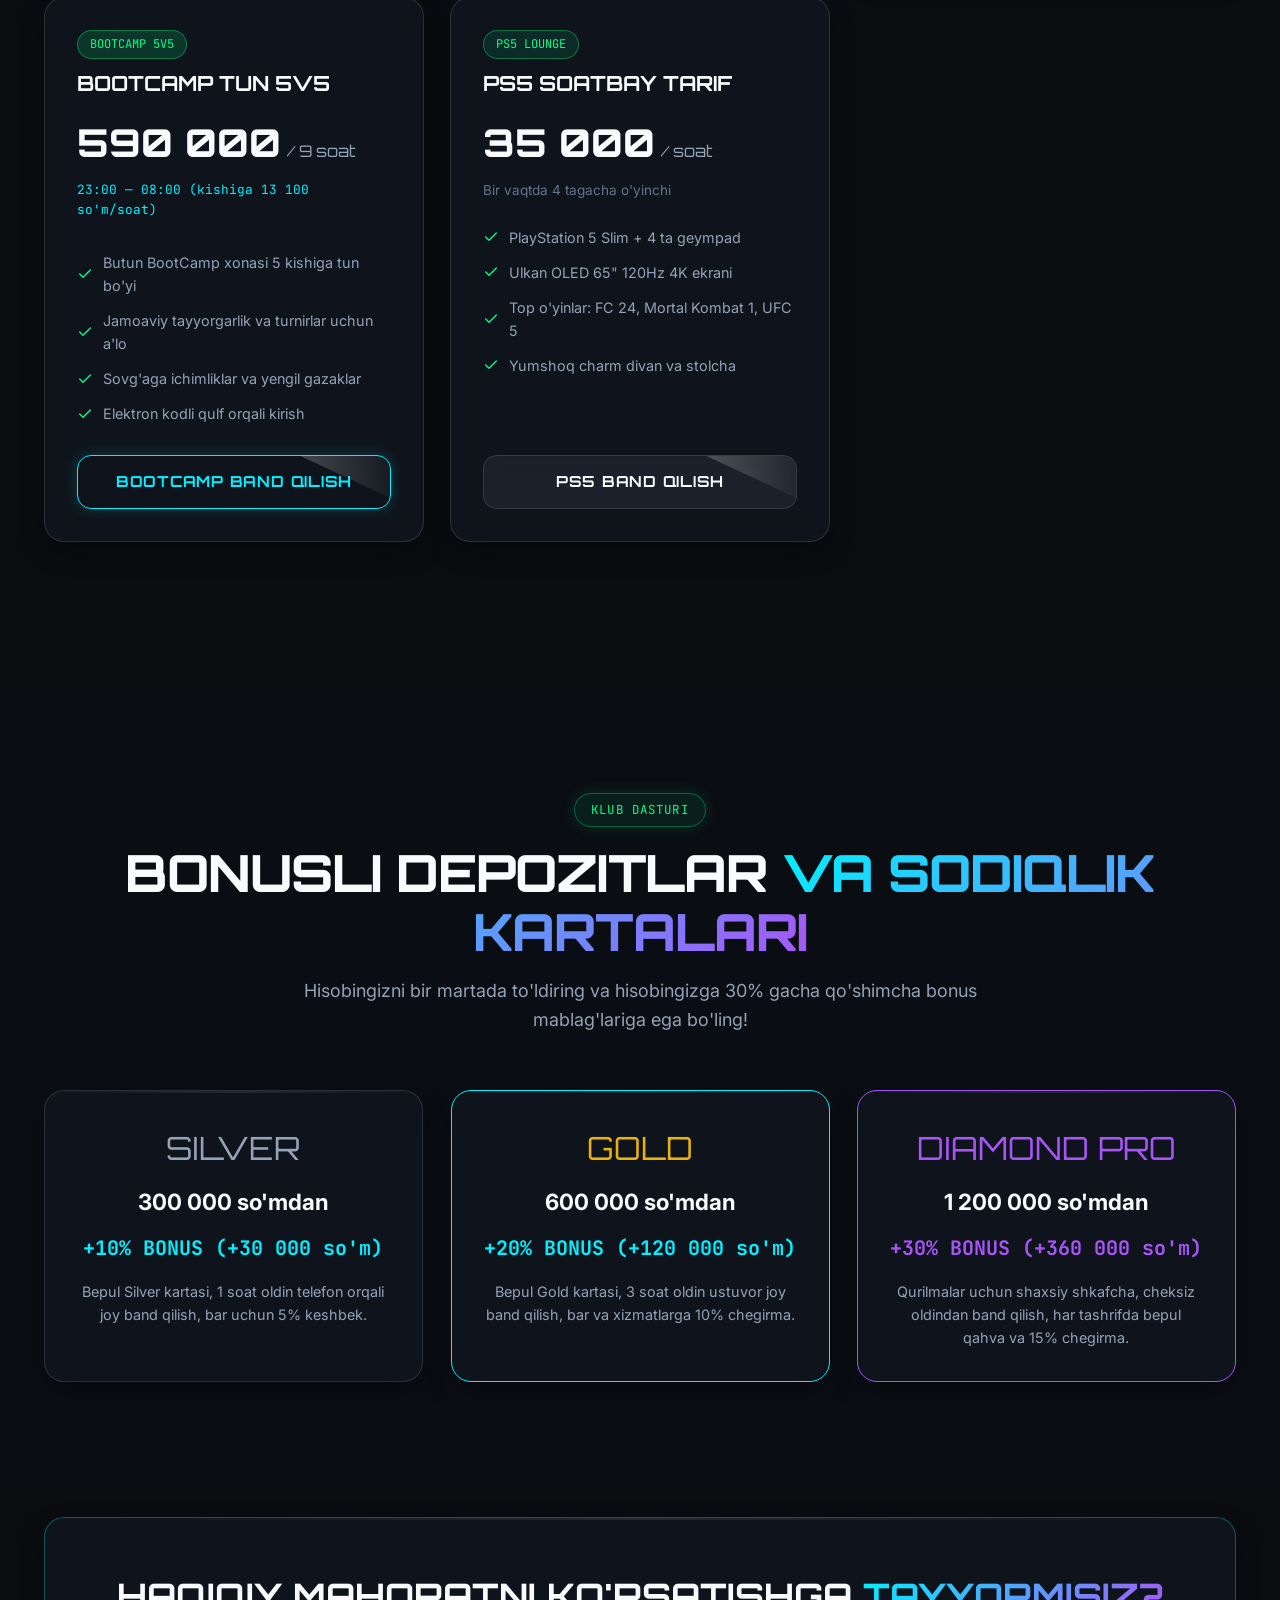
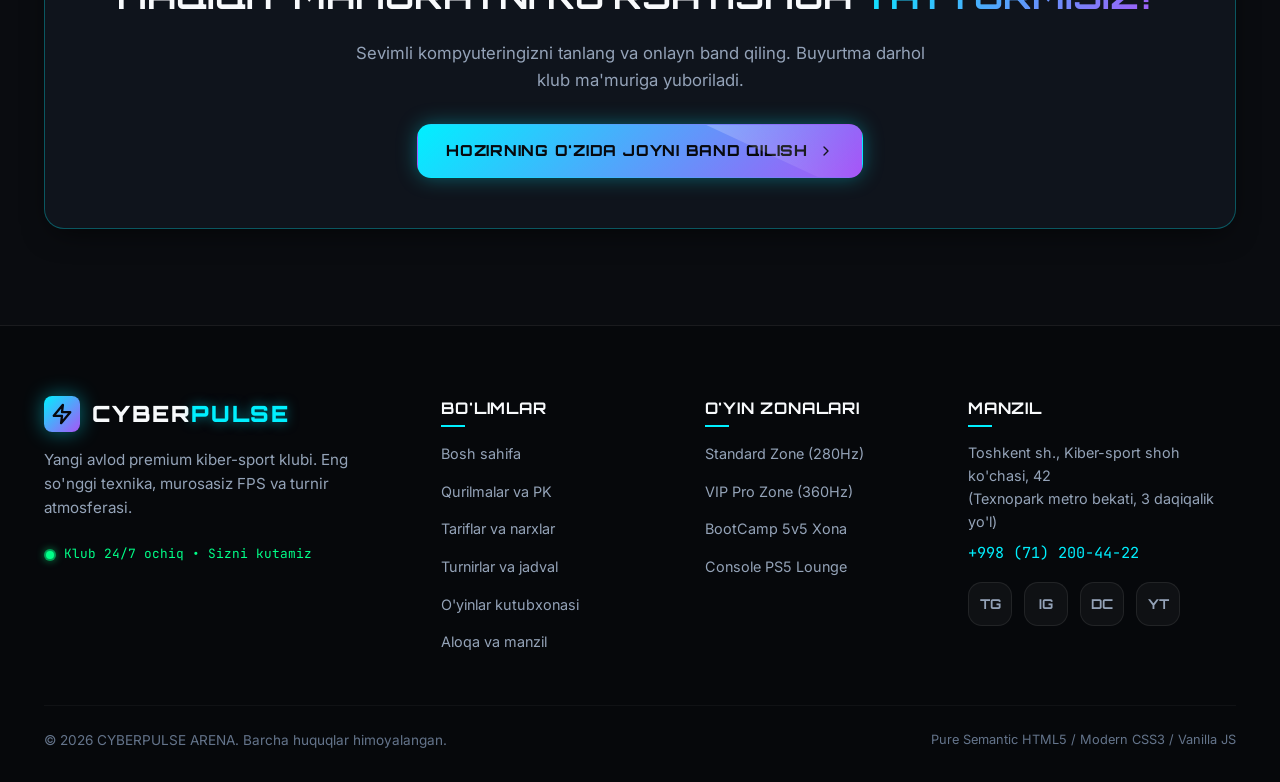
<file: prices.html>
<!DOCTYPE html>
<html lang="uz">
<head>
  <meta charset="UTF-8">
  <meta name="viewport" content="width=device-width, initial-scale=1.0">
  <title>Tariflar va Narxlar | CYBERPULSE ARENA</title>
  <meta name="description" content="CYBERPULSE kiber-sport klubining narxlari: soatbay to'lov, 40% gacha chegirmali kunduzgi va tungi paketlar (Standard, VIP, BootCamp va PS5 Lounge).">

  <!-- Google Fonts -->
  <link rel="preconnect" href="https://fonts.googleapis.com">
  <link rel="preconnect" href="https://fonts.gstatic.com" crossorigin>
  <link href="https://fonts.googleapis.com/css2?family=Inter:wght@300;400;500;600;700&family=JetBrains+Mono:wght@400;600;800&family=Orbitron:wght@600;700;800;900&family=Syne:wght@700;800&display=swap" rel="stylesheet">

  <link rel="stylesheet" href="css/style.css">
</head>
<body>

  <!-- ==================== HEADER ==================== -->
  <header class="header">
    <div class="container header-container">
      <a href="index.html" class="logo">
        <div class="logo-icon-svg">
          <svg class="svg-icon" viewBox="0 0 24 24" style="stroke: #07090e; stroke-width: 2.5;">
            <polygon points="13 2 3 14 12 14 11 22 21 10 12 10 13 2"></polygon>
          </svg>
        </div>
        <span>CYBER<span class="logo-highlight">PULSE</span></span>
      </a>

      <nav class="nav-menu">
        <a href="index.html" class="nav-link">Bosh sahifa</a>
        <a href="hardware.html" class="nav-link">Texnika</a>
        <a href="prices.html" class="nav-link active">Tariflar</a>
        <a href="tournaments.html" class="nav-link">Turnirlar</a>
        <a href="games.html" class="nav-link">O'yinlar</a>
        <a href="contact.html" class="nav-link">Aloqa</a>
      </nav>

      <div class="header-actions">
        <a href="index.html#booking" class="btn btn-primary btn-sm">Band qilish</a>
        <button class="burger-btn" aria-label="Menyuni ochish" type="button">
          <span></span>
          <span></span>
          <span></span>
        </button>
      </div>
    </div>
  </header>

  <!-- ==================== ASOSIY QISM ==================== -->
  <main class="main-content">
    
    <!-- Sarlavha -->
    <section class="section" style="padding-bottom: 30px;">
      <div class="container text-center reveal-on-scroll">
        <span class="section-badge purple">Yashirin to'lovlarsiz shaffof narxlar</span>
        <h1 class="section-title">TARIFLAR VA <span class="text-gradient">O'YIN PAKETLARI</span></h1>
        <p class="section-desc">
          O'zingizga qulay formatni tanlang: soatbay to'lov, tejamkor 3 va 5 soatlik to'plamlar yoki mashhur Non-Stop tungi paketi.
        </p>

        <!-- Interaktiv zona filterlari -->
        <div class="filter-tabs" style="margin-top: 36px;">
          <button type="button" class="filter-btn price-filter-btn active" data-zone="all">Barcha tariflar</button>
          <button type="button" class="filter-btn price-filter-btn" data-zone="standard">Standard (280Hz)</button>
          <button type="button" class="filter-btn price-filter-btn" data-zone="vip">VIP Pro (360Hz)</button>
          <button type="button" class="filter-btn price-filter-btn" data-zone="bootcamp">BootCamp 5v5</button>
          <button type="button" class="filter-btn price-filter-btn" data-zone="console">Console PS5</button>
        </div>
      </div>
    </section>

    <!-- Narxlar setkasi -->
    <section class="section" style="padding-top: 0;">
      <div class="container">
        
        <div class="pricing-grid">

          <!-- 1-kartochka: Standard 1 soat -->
          <div class="glass-card price-card reveal-on-scroll" data-zone="standard">
            <div class="price-card-header">
              <span class="cyber-badge">STANDARD ZONE</span>
              <h3 style="font-family: var(--font-display); font-size: 1.3rem; margin-top: 8px;">1 SOAT O'YIN</h3>
              <div class="price-amount">
                15 000 <span>/ soat</span>
              </div>
              <p style="color: var(--text-muted); font-size: 0.85rem;">Ixtiyoriy vaqtda</p>
            </div>

            <ul class="price-features">
              <li class="price-feature-item">
                <svg class="icon-check svg-icon icon-sm" viewBox="0 0 24 24"><polyline points="20 6 9 17 4 12"></polyline></svg>
                <span>RTX 4070 12GB + i5-14600KF</span>
              </li>
              <li class="price-feature-item">
                <svg class="icon-check svg-icon icon-sm" viewBox="0 0 24 24"><polyline points="20 6 9 17 4 12"></polyline></svg>
                <span>ASUS 280Hz Fast-IPS monitori</span>
              </li>
              <li class="price-feature-item">
                <svg class="icon-check svg-icon icon-sm" viewBox="0 0 24 24"><polyline points="20 6 9 17 4 12"></polyline></svg>
                <span>Logitech G PRO Superlight sichqonchasi</span>
              </li>
              <li class="price-feature-item">
                <svg class="icon-check svg-icon icon-sm" viewBox="0 0 24 24"><polyline points="20 6 9 17 4 12"></polyline></svg>
                <span>Klubning barcha o'yinlariga kirish</span>
              </li>
            </ul>

            <a href="index.html#booking" class="btn btn-secondary btn-block">Band qilish</a>
          </div>

          <!-- 2-kartochka: Standard Kunduz 5 soat -->
          <div class="glass-card price-card reveal-on-scroll" data-zone="standard">
            <div class="price-card-header">
              <span class="cyber-badge">STANDARD ZONE</span>
              <h3 style="font-family: var(--font-display); font-size: 1.3rem; margin-top: 8px;">«KUNDUZGI 5 SOAT»</h3>
              <div class="price-amount">
                60 000 <span>/ 5 soat</span>
              </div>
              <p class="price-time-slot">12:00 dan 18:00 gacha (12 000 so'm/soat)</p>
            </div>

            <ul class="price-features">
              <li class="price-feature-item">
                <svg class="icon-check svg-icon icon-sm" viewBox="0 0 24 24"><polyline points="20 6 9 17 4 12"></polyline></svg>
                <span>Soatbayga qaraganda 20% tejamkorlik</span>
              </li>
              <li class="price-feature-item">
                <svg class="icon-check svg-icon icon-sm" viewBox="0 0 24 24"><polyline points="20 6 9 17 4 12"></polyline></svg>
                <span>RTX 4070 12GB + 280Hz monitor</span>
              </li>
              <li class="price-feature-item">
                <svg class="icon-check svg-icon icon-sm" viewBox="0 0 24 24"><polyline points="20 6 9 17 4 12"></polyline></svg>
                <span>Birinchi tashrifda bepul yaxna ichimlik</span>
              </li>
              <li class="price-feature-item">
                <svg class="icon-check svg-icon icon-sm" viewBox="0 0 24 24"><polyline points="20 6 9 17 4 12"></polyline></svg>
                <span>Chegirma bilan vaqtni uzaytirish imkoni</span>
              </li>
            </ul>

            <a href="index.html#booking" class="btn btn-secondary btn-block">Band qilish</a>
          </div>

          <!-- 3-kartochka: Standard Tun NON-STOP (POPULAR) -->
          <div class="glass-card price-card popular reveal-on-scroll" data-zone="standard">
            <span class="popular-badge">HIT TANLOV</span>
            <div class="price-card-header">
              <span class="cyber-badge" style="background: rgba(0, 240, 255, 0.2); color: var(--neon-cyan);">STANDARD ZONE</span>
              <h3 style="font-family: var(--font-display); font-size: 1.3rem; margin-top: 8px;">TUNGI NON-STOP</h3>
              <div class="price-amount">
                75 000 <span>/ 9 soat</span>
              </div>
              <p class="price-time-slot">23:00 — 08:00 (atigi 8 300 so'm/soat)</p>
            </div>

            <ul class="price-features">
              <li class="price-feature-item">
                <svg class="icon-check svg-icon icon-sm" viewBox="0 0 24 24"><polyline points="20 6 9 17 4 12"></polyline></svg>
                <span>9 soat to'xtovsiz qizg'in o'yin</span>
              </li>
              <li class="price-feature-item">
                <svg class="icon-check svg-icon icon-sm" viewBox="0 0 24 24"><polyline points="20 6 9 17 4 12"></polyline></svg>
                <span>Klubning eng katta foydasi (-45%)</span>
              </li>
              <li class="price-feature-item">
                <svg class="icon-check svg-icon icon-sm" viewBox="0 0 24 24"><polyline points="20 6 9 17 4 12"></polyline></svg>
                <span>Tunda bar menyusiga 15% chegirma</span>
              </li>
              <li class="price-feature-item">
                <svg class="icon-check svg-icon icon-sm" viewBox="0 0 24 24"><polyline points="20 6 9 17 4 12"></polyline></svg>
                <span>Neon chiroqlar bilan tungi atmosfera</span>
              </li>
            </ul>

            <a href="index.html#booking" class="btn btn-primary btn-block">Tunni band qilish</a>
          </div>

          <!-- 4-kartochka: VIP 1 soat -->
          <div class="glass-card price-card reveal-on-scroll" data-zone="vip">
            <div class="price-card-header">
              <span class="cyber-badge" style="background: rgba(168, 85, 247, 0.15); color: var(--neon-purple);">VIP PRO ZONE</span>
              <h3 style="font-family: var(--font-display); font-size: 1.3rem; margin-top: 8px;">VIP 1 SOAT</h3>
              <div class="price-amount">
                25 000 <span>/ soat</span>
              </div>
              <p style="color: var(--text-muted); font-size: 0.85rem;">Turnir darajasidagi 360Hz</p>
            </div>

            <ul class="price-features">
              <li class="price-feature-item">
                <svg class="icon-check svg-icon icon-sm" viewBox="0 0 24 24"><polyline points="20 6 9 17 4 12"></polyline></svg>
                <span>RTX 4080 Super + i7-14700KF</span>
              </li>
              <li class="price-feature-item">
                <svg class="icon-check svg-icon icon-sm" viewBox="0 0 24 24"><polyline points="20 6 9 17 4 12"></polyline></svg>
                <span>ZOWIE 360Hz DyAc+ (0 xiralashish)</span>
              </li>
              <li class="price-feature-item">
                <svg class="icon-check svg-icon icon-sm" viewBox="0 0 24 24"><polyline points="20 6 9 17 4 12"></polyline></svg>
                <span>Wooting 60HE Rapid Trigger</span>
              </li>
              <li class="price-feature-item">
                <svg class="icon-check svg-icon icon-sm" viewBox="0 0 24 24"><polyline points="20 6 9 17 4 12"></polyline></svg>
                <span>Secretlab TITAN Evo kreslosi</span>
              </li>
            </ul>

            <a href="index.html#booking" class="btn btn-secondary btn-block">VIP band qilish</a>
          </div>

          <!-- 5-kartochka: VIP Tun NON-STOP (POPULAR) -->
          <div class="glass-card price-card popular reveal-on-scroll" data-zone="vip" style="border-color: var(--neon-purple);">
            <span class="popular-badge" style="background: var(--grad-purple-pink);">PRO TUN</span>
            <div class="price-card-header">
              <span class="cyber-badge" style="background: rgba(168, 85, 247, 0.2); color: var(--neon-purple);">VIP PRO ZONE</span>
              <h3 style="font-family: var(--font-display); font-size: 1.3rem; margin-top: 8px;">VIP TUN NON-STOP</h3>
              <div class="price-amount">
                120 000 <span>/ 9 soat</span>
              </div>
              <p class="price-time-slot">23:00 — 08:00 (13 300 so'm/soat)</p>
            </div>

            <ul class="price-features">
              <li class="price-feature-item">
                <svg class="icon-check svg-icon icon-sm" viewBox="0 0 24 24"><polyline points="20 6 9 17 4 12"></polyline></svg>
                <span>Tun bo'yi premium texnika</span>
              </li>
              <li class="price-feature-item">
                <svg class="icon-check svg-icon icon-sm" viewBox="0 0 24 24"><polyline points="20 6 9 17 4 12"></polyline></svg>
                <span>SteelSeries Arctis Nova Pro simsiz</span>
              </li>
              <li class="price-feature-item">
                <svg class="icon-check svg-icon icon-sm" viewBox="0 0 24 24"><polyline points="20 6 9 17 4 12"></polyline></svg>
                <span>Keng maydon va shovqin izolyatsiyasi</span>
              </li>
              <li class="price-feature-item">
                <svg class="icon-check svg-icon icon-sm" viewBox="0 0 24 24"><polyline points="20 6 9 17 4 12"></polyline></svg>
                <span>Bardan birinchi navbatda xizmat</span>
              </li>
            </ul>

            <a href="index.html#booking" class="btn btn-primary btn-block" style="background: var(--grad-purple-pink);">VIP Tunni band qilish</a>
          </div>

          <!-- 6-kartochka: BootCamp Team Room 5v5 -->
          <div class="glass-card price-card reveal-on-scroll" data-zone="bootcamp">
            <div class="price-card-header">
              <span class="cyber-badge" style="background: rgba(0, 255, 136, 0.15); color: var(--neon-lime);">BOOTCAMP 5V5</span>
              <h3 style="font-family: var(--font-display); font-size: 1.3rem; margin-top: 8px;">XONA IJARASI (1 SOAT)</h3>
              <div class="price-amount">
                120 000 <span>/ 5 ta PK uchun</span>
              </div>
              <p style="color: var(--text-muted); font-size: 0.85rem;">Har bir kishi uchun atigi 24 000 so'm</p>
            </div>

            <ul class="price-features">
              <li class="price-feature-item">
                <svg class="icon-check svg-icon icon-sm" viewBox="0 0 24 24"><polyline points="20 6 9 17 4 12"></polyline></svg>
                <span>RTX 4090 Liquid bilan 5 ta qudratli PK</span>
              </li>
              <li class="price-feature-item">
                <svg class="icon-check svg-icon icon-sm" viewBox="0 0 24 24"><polyline points="20 6 9 17 4 12"></polyline></svg>
                <span>5x ZOWIE 360Hz + taktik 65" TV</span>
              </li>
              <li class="price-feature-item">
                <svg class="icon-check svg-icon icon-sm" viewBox="0 0 24 24"><polyline points="20 6 9 17 4 12"></polyline></svg>
                <span>To'liq tovush izolyatsiyasi va maxfiylik</span>
              </li>
              <li class="price-feature-item">
                <svg class="icon-check svg-icon icon-sm" viewBox="0 0 24 24"><polyline points="20 6 9 17 4 12"></polyline></svg>
                <span>Xonaning shaxsiy iqlim nazorati</span>
              </li>
            </ul>

            <a href="index.html#booking" class="btn btn-secondary btn-block">Xonani band qilish</a>
          </div>

          <!-- 7-kartochka: BootCamp Tun NON-STOP -->
          <div class="glass-card price-card reveal-on-scroll" data-zone="bootcamp">
            <div class="price-card-header">
              <span class="cyber-badge" style="background: rgba(0, 255, 136, 0.15); color: var(--neon-lime);">BOOTCAMP 5V5</span>
              <h3 style="font-family: var(--font-display); font-size: 1.3rem; margin-top: 8px;">BOOTCAMP TUN 5V5</h3>
              <div class="price-amount">
                590 000 <span>/ 9 soat</span>
              </div>
              <p class="price-time-slot">23:00 — 08:00 (kishiga 13 100 so'm/soat)</p>
            </div>

            <ul class="price-features">
              <li class="price-feature-item">
                <svg class="icon-check svg-icon icon-sm" viewBox="0 0 24 24"><polyline points="20 6 9 17 4 12"></polyline></svg>
                <span>Butun BootCamp xonasi 5 kishiga tun bo'yi</span>
              </li>
              <li class="price-feature-item">
                <svg class="icon-check svg-icon icon-sm" viewBox="0 0 24 24"><polyline points="20 6 9 17 4 12"></polyline></svg>
                <span>Jamoaviy tayyorgarlik va turnirlar uchun a'lo</span>
              </li>
              <li class="price-feature-item">
                <svg class="icon-check svg-icon icon-sm" viewBox="0 0 24 24"><polyline points="20 6 9 17 4 12"></polyline></svg>
                <span>Sovg'aga ichimliklar va yengil gazaklar</span>
              </li>
              <li class="price-feature-item">
                <svg class="icon-check svg-icon icon-sm" viewBox="0 0 24 24"><polyline points="20 6 9 17 4 12"></polyline></svg>
                <span>Elektron kodli qulf orqali kirish</span>
              </li>
            </ul>

            <a href="index.html#booking" class="btn btn-outline-neon btn-block">BootCamp band qilish</a>
          </div>

          <!-- 8-kartochka: Console PS5 Lounge -->
          <div class="glass-card price-card reveal-on-scroll" data-zone="console">
            <div class="price-card-header">
              <span class="cyber-badge">PS5 LOUNGE</span>
              <h3 style="font-family: var(--font-display); font-size: 1.3rem; margin-top: 8px;">PS5 SOATBAY TARIF</h3>
              <div class="price-amount">
                35 000 <span>/ soat</span>
              </div>
              <p style="color: var(--text-muted); font-size: 0.85rem;">Bir vaqtda 4 tagacha o'yinchi</p>
            </div>

            <ul class="price-features">
              <li class="price-feature-item">
                <svg class="icon-check svg-icon icon-sm" viewBox="0 0 24 24"><polyline points="20 6 9 17 4 12"></polyline></svg>
                <span>PlayStation 5 Slim + 4 ta geympad</span>
              </li>
              <li class="price-feature-item">
                <svg class="icon-check svg-icon icon-sm" viewBox="0 0 24 24"><polyline points="20 6 9 17 4 12"></polyline></svg>
                <span>Ulkan OLED 65" 120Hz 4K ekrani</span>
              </li>
              <li class="price-feature-item">
                <svg class="icon-check svg-icon icon-sm" viewBox="0 0 24 24"><polyline points="20 6 9 17 4 12"></polyline></svg>
                <span>Top o'yinlar: FC 24, Mortal Kombat 1, UFC 5</span>
              </li>
              <li class="price-feature-item">
                <svg class="icon-check svg-icon icon-sm" viewBox="0 0 24 24"><polyline points="20 6 9 17 4 12"></polyline></svg>
                <span>Yumshoq charm divan va stolcha</span>
              </li>
            </ul>

            <a href="index.html#booking" class="btn btn-secondary btn-block">PS5 band qilish</a>
          </div>

        </div>

      </div>
    </section>

    <!-- Depozit va sodiqlik dasturi -->
    <section class="section" style="background: rgba(12, 16, 23, 0.4);">
      <div class="container">
        <div class="section-header text-center reveal-on-scroll">
          <span class="section-badge lime">Klub dasturi</span>
          <h2 class="section-title">BONUSLI DEPOZITLAR <span class="text-gradient">VA SODIQLIK KARTALARI</span></h2>
          <p class="section-desc">
            Hisobingizni bir martada to'ldiring va hisobingizga 30% gacha qo'shimcha bonus mablag'lariga ega bo'ling!
          </p>
        </div>

        <div class="features-grid">
          
          <div class="glass-card reveal-on-scroll" style="text-align: center;">
            <div style="font-family: var(--font-display); font-size: 2rem; color: #94a3b8; margin-bottom: 10px;">SILVER</div>
            <h3 style="font-size: 1.4rem; margin-bottom: 12px;">300 000 so'mdan</h3>
            <p style="color: var(--neon-cyan); font-family: var(--font-mono); font-size: 1.25rem; font-weight: 700; margin-bottom: 16px;">
              +10% BONUS (+30 000 so'm)
            </p>
            <p style="color: var(--text-secondary); font-size: 0.9rem;">
              Bepul Silver kartasi, 1 soat oldin telefon orqali joy band qilish, bar uchun 5% keshbek.
            </p>
          </div>

          <div class="glass-card reveal-on-scroll" style="text-align: center; border-color: var(--neon-cyan);">
            <div style="font-family: var(--font-display); font-size: 2rem; color: #eab308; margin-bottom: 10px;">GOLD</div>
            <h3 style="font-size: 1.4rem; margin-bottom: 12px;">600 000 so'mdan</h3>
            <p style="color: var(--neon-cyan); font-family: var(--font-mono); font-size: 1.25rem; font-weight: 700; margin-bottom: 16px;">
              +20% BONUS (+120 000 so'm)
            </p>
            <p style="color: var(--text-secondary); font-size: 0.9rem;">
              Bepul Gold kartasi, 3 soat oldin ustuvor joy band qilish, bar va xizmatlarga 10% chegirma.
            </p>
          </div>

          <div class="glass-card reveal-on-scroll" style="text-align: center; border-color: var(--neon-purple);">
            <div style="font-family: var(--font-display); font-size: 2rem; color: var(--neon-purple); margin-bottom: 10px;">DIAMOND PRO</div>
            <h3 style="font-size: 1.4rem; margin-bottom: 12px;">1 200 000 so'mdan</h3>
            <p style="color: var(--neon-purple); font-family: var(--font-mono); font-size: 1.25rem; font-weight: 700; margin-bottom: 16px;">
              +30% BONUS (+360 000 so'm)
            </p>
            <p style="color: var(--text-secondary); font-size: 0.9rem;">
              Qurilmalar uchun shaxsiy shkafcha, cheksiz oldindan band qilish, har tashrifda bepul qahva va 15% chegirma.
            </p>
          </div>

        </div>

      </div>
    </section>

    <!-- Chaquv banneri -->
    <section class="section" style="padding-top: 40px;">
      <div class="container text-center reveal-on-scroll">
        <div class="glass-card" style="padding: 50px 30px; border-color: var(--border-neon);">
          <h2 style="font-family: var(--font-display); font-size: 2.2rem; text-transform: uppercase; margin-bottom: 16px;">
            HAQIQIY MAHORATNI KO'RSATISHGA <span class="text-gradient">TAYYORMISIZ?</span>
          </h2>
          <p style="color: var(--text-secondary); max-width: 600px; margin: 0 auto 30px; font-size: 1.05rem;">
            Sevimli kompyuteringizni tanlang va onlayn band qiling. Buyurtma darhol klub ma'muriga yuboriladi.
          </p>
          <a href="index.html#booking" class="btn btn-primary">
            <span>Hozirning o'zida joyni band qilish</span>
            <svg class="svg-icon icon-sm" viewBox="0 0 24 24" style="stroke: #07090e;">
              <polyline points="9 18 15 12 9 6"></polyline>
            </svg>
          </a>
        </div>
      </div>
    </section>

  </main>

  <!-- ==================== FOOTER ==================== -->
  <footer class="footer">
    <div class="container">
      <div class="footer-grid">
        <div class="footer-brand">
          <a href="index.html" class="logo">
            <div class="logo-icon-svg">
              <svg class="svg-icon" viewBox="0 0 24 24" style="stroke: #07090e; stroke-width: 2.5;">
                <polygon points="13 2 3 14 12 14 11 22 21 10 12 10 13 2"></polygon>
              </svg>
            </div>
            <span>CYBER<span class="logo-highlight">PULSE</span></span>
          </a>
          <p>
            Yangi avlod premium kiber-sport klubi. Eng so'nggi texnika, murosasiz FPS va turnir atmosferasi.
          </p>
          <div class="system-status">
            <span class="pulse-dot-wrapper">
              <span class="pulse-dot"></span>
              <span class="pulse-sonar"></span>
            </span>
            <span>Klub 24/7 ochiq • Sizni kutamiz</span>
          </div>
        </div>

        <div class="footer-col">
          <h4>Bo'limlar</h4>
          <ul class="footer-links">
            <li><a href="index.html">Bosh sahifa</a></li>
            <li><a href="hardware.html">Qurilmalar va PK</a></li>
            <li><a href="prices.html">Tariflar va narxlar</a></li>
            <li><a href="tournaments.html">Turnirlar va jadval</a></li>
            <li><a href="games.html">O'yinlar kutubxonasi</a></li>
            <li><a href="contact.html">Aloqa va manzil</a></li>
          </ul>
        </div>

        <div class="footer-col">
          <h4>O'yin zonalari</h4>
          <ul class="footer-links">
            <li><a href="hardware.html#standard">Standard Zone (280Hz)</a></li>
            <li><a href="hardware.html#vip">VIP Pro Zone (360Hz)</a></li>
            <li><a href="hardware.html#bootcamp">BootCamp 5v5 Xona</a></li>
            <li><a href="hardware.html#console">Console PS5 Lounge</a></li>
          </ul>
        </div>

        <div class="footer-col">
          <h4>Manzil</h4>
          <p style="color: var(--text-secondary); font-size: 0.9rem; margin-bottom: 8px;">
            Toshkent sh., Kiber-sport shoh ko'chasi, 42<br>
            (Texnopark metro bekati, 3 daqiqalik yo'l)
          </p>
          <p style="color: var(--neon-cyan); font-family: var(--font-mono); font-size: 0.95rem; margin-bottom: 16px;">
            +998 (71) 200-44-22
          </p>
          <div class="socials-row">
            <a href="https://t.me" target="_blank" class="social-btn" title="Telegram">TG</a>
            <a href="https://instagram.com" target="_blank" class="social-btn" title="Instagram">IG</a>
            <a href="https://discord.com" target="_blank" class="social-btn" title="Discord">DC</a>
            <a href="https://youtube.com" target="_blank" class="social-btn" title="YouTube">YT</a>
          </div>
        </div>
      </div>

      <div class="footer-bottom">
        <div>&copy; <span class="current-year">2026</span> CYBERPULSE ARENA. Barcha huquqlar himoyalangan.</div>
        <div style="color: var(--text-muted); font-size: 0.8rem;">Pure Semantic HTML5 / Modern CSS3 / Vanilla JS</div>
      </div>
    </div>
  </footer>

  <script src="js/main.js"></script>
  <script src="js/filters.js"></script>
</body>
</html>
</file>
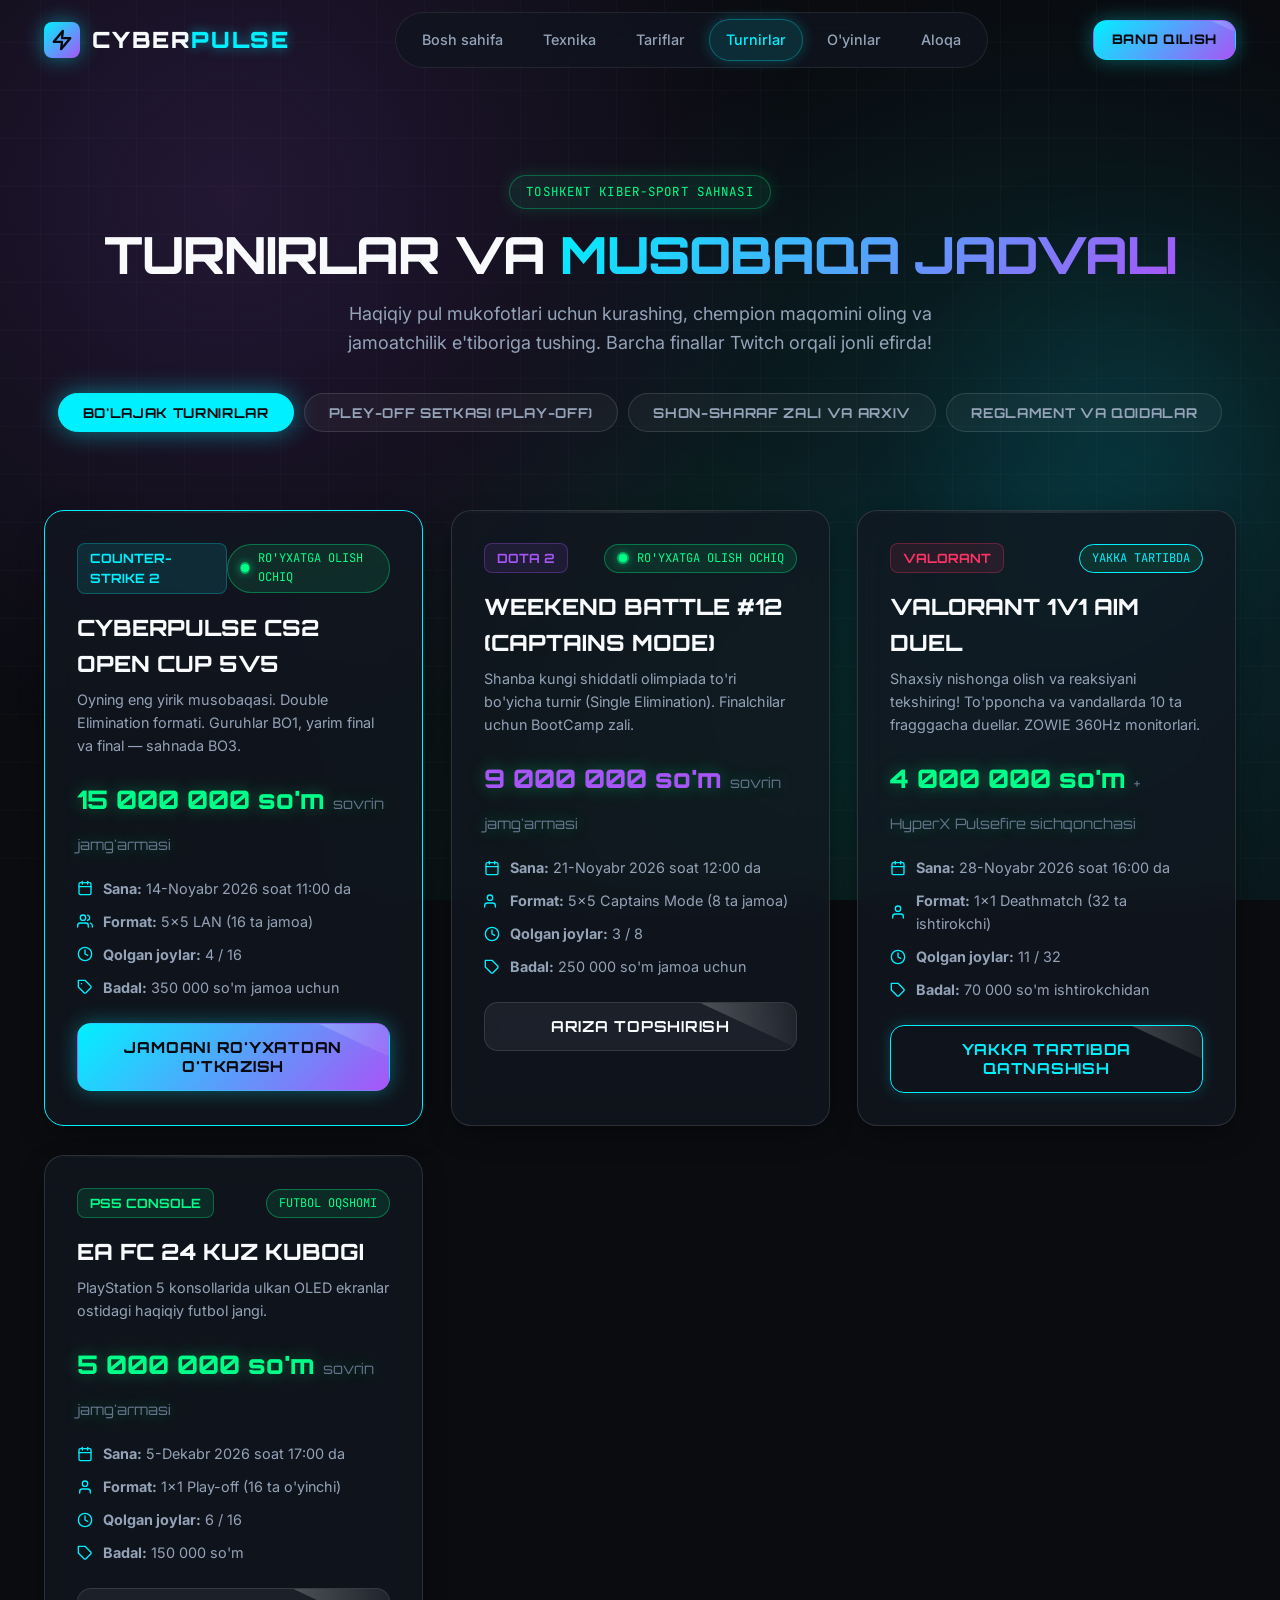
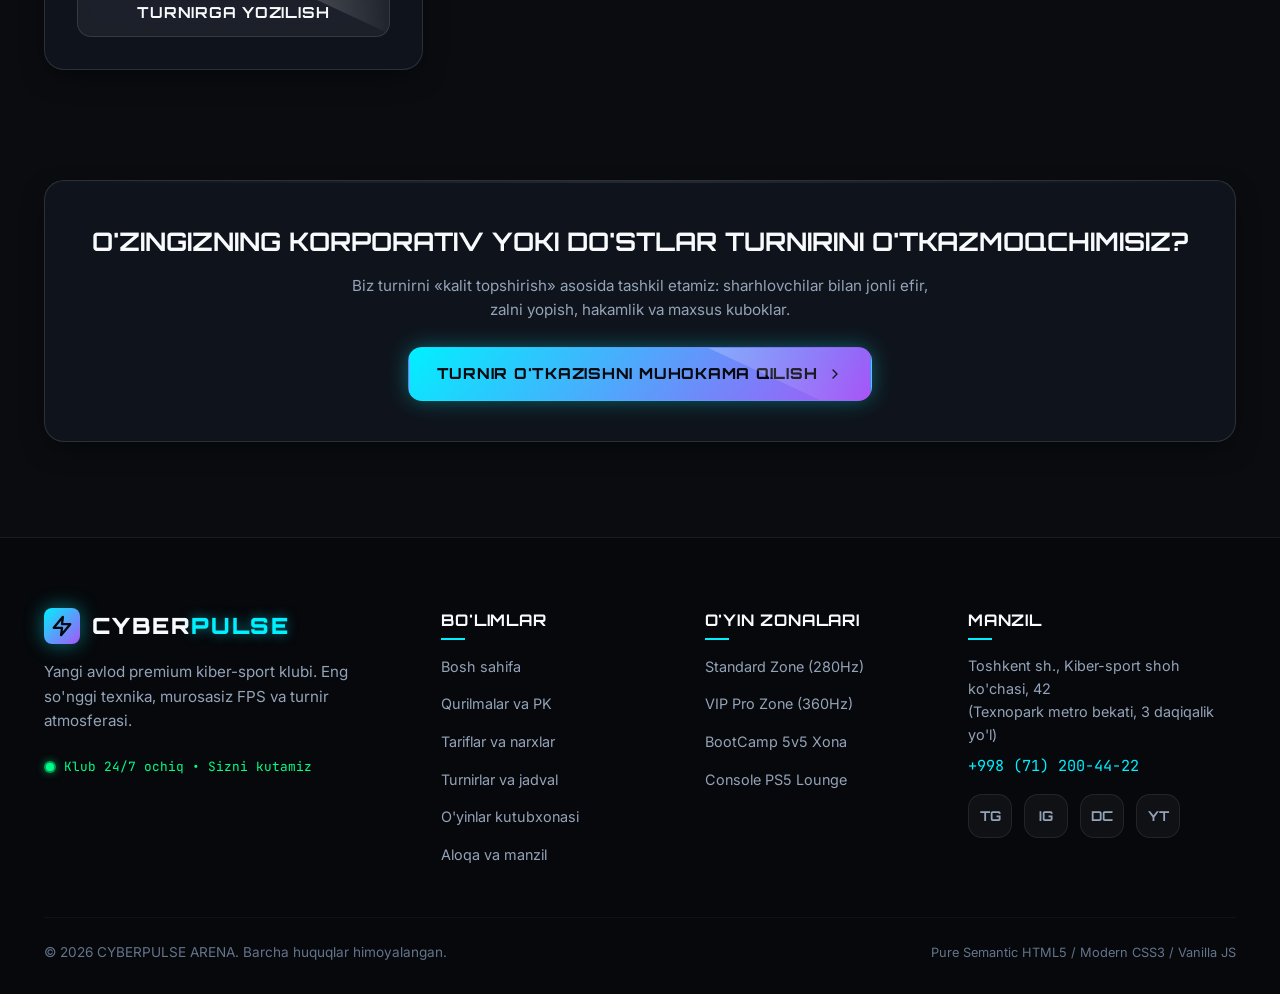
<file: tournaments.html>
<!DOCTYPE html>
<html lang="uz">
<head>
  <meta charset="UTF-8">
  <meta name="viewport" content="width=device-width, initial-scale=1.0">
  <title>Turnirlar va Jadval | CYBERPULSE ARENA</title>
  <meta name="description" content="CS2, Dota 2, Valorant va FC24 bo'yicha pul yutuqli muntazam LAN-turnirlar. Pley-off setkalari, reglament va onlayn ro'yxatdan o'tish.">

  <!-- Google Fonts -->
  <link rel="preconnect" href="https://fonts.googleapis.com">
  <link rel="preconnect" href="https://fonts.gstatic.com" crossorigin>
  <link href="https://fonts.googleapis.com/css2?family=Inter:wght@300;400;500;600;700&family=JetBrains+Mono:wght@400;600;800&family=Orbitron:wght@600;700;800;900&family=Syne:wght@700;800&display=swap" rel="stylesheet">

  <link rel="stylesheet" href="css/style.css">
</head>
<body>

  <!-- ==================== HEADER ==================== -->
  <header class="header">
    <div class="container header-container">
      <a href="index.html" class="logo">
        <div class="logo-icon-svg">
          <svg class="svg-icon" viewBox="0 0 24 24" style="stroke: #07090e; stroke-width: 2.5;">
            <polygon points="13 2 3 14 12 14 11 22 21 10 12 10 13 2"></polygon>
          </svg>
        </div>
        <span>CYBER<span class="logo-highlight">PULSE</span></span>
      </a>

      <nav class="nav-menu">
        <a href="index.html" class="nav-link">Bosh sahifa</a>
        <a href="hardware.html" class="nav-link">Texnika</a>
        <a href="prices.html" class="nav-link">Tariflar</a>
        <a href="tournaments.html" class="nav-link active">Turnirlar</a>
        <a href="games.html" class="nav-link">O'yinlar</a>
        <a href="contact.html" class="nav-link">Aloqa</a>
      </nav>

      <div class="header-actions">
        <a href="index.html#booking" class="btn btn-primary btn-sm">Band qilish</a>
        <button class="burger-btn" aria-label="Menyuni ochish" type="button">
          <span></span>
          <span></span>
          <span></span>
        </button>
      </div>
    </div>
  </header>

  <!-- ==================== ASOSIY QISM ==================== -->
  <main class="main-content">
    
    <!-- Sarlavha -->
    <section class="section" style="padding-bottom: 30px;">
      <div class="container text-center reveal-on-scroll">
        <span class="section-badge lime">Toshkent kiber-sport sahnasi</span>
        <h1 class="section-title">TURNIRLAR VA <span class="text-gradient">MUSOBAQA JADVALI</span></h1>
        <p class="section-desc">
          Haqiqiy pul mukofotlari uchun kurashing, chempion maqomini oling va jamoatchilik e'tiboriga tushing. Barcha finallar Twitch orqali jonli efirda!
        </p>

        <!-- Navigatsiya tablari -->
        <div class="filter-tabs" style="margin-top: 36px;">
          <button type="button" class="filter-btn tourney-tab-btn active" data-target="upcomingTab">Bo'lajak turnirlar</button>
          <button type="button" class="filter-btn tourney-tab-btn" data-target="bracketTab">Pley-off setkasi (Play-off)</button>
          <button type="button" class="filter-btn tourney-tab-btn" data-target="historyTab">Shon-sharaf zali va arxiv</button>
          <button type="button" class="filter-btn tourney-tab-btn" data-target="rulesTab">Reglament va qoidalar</button>
        </div>
      </div>
    </section>

    <div class="container">
      
      <!-- 1-TAB: BO'LAJAK TURNIRLAR -->
      <div id="upcomingTab" class="tourney-tab-content">
        <div class="tournaments-grid">

          <!-- Turnir 1: CS2 5v5 -->
          <div class="glass-card tournament-card reveal-on-scroll" style="border-color: var(--neon-cyan);">
            <div class="tourney-meta-top">
              <span class="game-tag">COUNTER-STRIKE 2</span>
              <span class="cyber-badge">
                <span class="pulse-dot-wrapper">
                  <span class="pulse-dot"></span>
                  <span class="pulse-sonar"></span>
                </span>
                RO'YXATGA OLISH OCHIQ
              </span>
            </div>

            <h3 style="font-family: var(--font-display); font-size: 1.4rem; font-weight: 800; margin-bottom: 6px;">
              CYBERPULSE CS2 OPEN CUP 5V5
            </h3>
            
            <p style="color: var(--text-secondary); font-size: 0.9rem; margin-bottom: 12px;">
              Oyning eng yirik musobaqasi. Double Elimination formati. Guruhlar BO1, yarim final va final — sahnada BO3.
            </p>

            <div class="prize-fund">
              15 000 000 so'm <span style="font-size: 0.9rem; color: var(--text-muted); font-weight: 400;">sovrin jamg'armasi</span>
            </div>

            <ul class="tourney-info-list">
              <li class="tourney-info-item">
                <svg class="svg-icon icon-sm" viewBox="0 0 24 24"><rect x="3" y="4" width="18" height="18" rx="2" ry="2"></rect><line x1="16" y1="2" x2="16" y2="6"></line><line x1="8" y1="2" x2="8" y2="6"></line><line x1="3" y1="10" x2="21" y2="10"></line></svg>
                <span><strong>Sana:</strong> 14-Noyabr 2026 soat 11:00 da</span>
              </li>
              <li class="tourney-info-item">
                <svg class="svg-icon icon-sm" viewBox="0 0 24 24"><path d="M17 21v-2a4 4 0 0 0-4-4H5a4 4 0 0 0-4 4v2"></path><circle cx="9" cy="7" r="4"></circle><path d="M23 21v-2a4 4 0 0 0-3-3.87"></path><path d="M16 3.13a4 4 0 0 1 0 7.75"></path></svg>
                <span><strong>Format:</strong> 5x5 LAN (16 ta jamoa)</span>
              </li>
              <li class="tourney-info-item">
                <svg class="svg-icon icon-sm" viewBox="0 0 24 24"><circle cx="12" cy="12" r="10"></circle><polyline points="12 6 12 12 16 14"></polyline></svg>
                <span><strong>Qolgan joylar:</strong> 4 / 16</span>
              </li>
              <li class="tourney-info-item">
                <svg class="svg-icon icon-sm" viewBox="0 0 24 24"><path d="M20.59 13.41l-7.17 7.17a2 2 0 0 1-2.83 0L2 12V2h10l8.59 8.59a2 2 0 0 1 0 2.82z"></path><line x1="7" y1="7" x2="7.01" y2="7"></line></svg>
                <span><strong>Badal:</strong> 350 000 so'm jamoa uchun</span>
              </li>
            </ul>

            <button type="button" class="btn btn-primary btn-block" onclick="showToast('Turnir arizasi', 'Jamoani ro\'yxatdan o\'tkazish uchun ma\'murga yoki Telegram kanalimizga murojaat qiling: @cyberpulse_lan', 'info')">
              Jamoani ro'yxatdan o'tkazish
            </button>
          </div>

          <!-- Turnir 2: Dota 2 Weekend Battle -->
          <div class="glass-card tournament-card reveal-on-scroll">
            <div class="tourney-meta-top">
              <span class="game-tag" style="color: var(--neon-purple); border-color: rgba(168, 85, 247, 0.3); background: rgba(168, 85, 247, 0.1);">DOTA 2</span>
              <span class="cyber-badge">
                <span class="pulse-dot-wrapper">
                  <span class="pulse-dot"></span>
                  <span class="pulse-sonar"></span>
                </span>
                RO'YXATGA OLISH OCHIQ
              </span>
            </div>

            <h3 style="font-family: var(--font-display); font-size: 1.4rem; font-weight: 800; margin-bottom: 6px;">
              WEEKEND BATTLE #12 (CAPTAINS MODE)
            </h3>
            
            <p style="color: var(--text-secondary); font-size: 0.9rem; margin-bottom: 12px;">
              Shanba kungi shiddatli olimpiada to'ri bo'yicha turnir (Single Elimination). Finalchilar uchun BootCamp zali.
            </p>

            <div class="prize-fund" style="color: var(--neon-purple);">
              9 000 000 so'm <span style="font-size: 0.9rem; color: var(--text-muted); font-weight: 400;">sovrin jamg'armasi</span>
            </div>

            <ul class="tourney-info-list">
              <li class="tourney-info-item">
                <svg class="svg-icon icon-sm" viewBox="0 0 24 24"><rect x="3" y="4" width="18" height="18" rx="2" ry="2"></rect><line x1="16" y1="2" x2="16" y2="6"></line><line x1="8" y1="2" x2="8" y2="6"></line><line x1="3" y1="10" x2="21" y2="10"></line></svg>
                <span><strong>Sana:</strong> 21-Noyabr 2026 soat 12:00 da</span>
              </li>
              <li class="tourney-info-item">
                <svg class="svg-icon icon-sm" viewBox="0 0 24 24"><path d="M17 21v-2a4 4 0 0 0-4-4H5a4 4 0 0 0-4 4v2"></path><circle cx="9" cy="7" r="4"></circle></svg>
                <span><strong>Format:</strong> 5x5 Captains Mode (8 ta jamoa)</span>
              </li>
              <li class="tourney-info-item">
                <svg class="svg-icon icon-sm" viewBox="0 0 24 24"><circle cx="12" cy="12" r="10"></circle><polyline points="12 6 12 12 16 14"></polyline></svg>
                <span><strong>Qolgan joylar:</strong> 3 / 8</span>
              </li>
              <li class="tourney-info-item">
                <svg class="svg-icon icon-sm" viewBox="0 0 24 24"><path d="M20.59 13.41l-7.17 7.17a2 2 0 0 1-2.83 0L2 12V2h10l8.59 8.59a2 2 0 0 1 0 2.82z"></path></svg>
                <span><strong>Badal:</strong> 250 000 so'm jamoa uchun</span>
              </li>
            </ul>

            <button type="button" class="btn btn-secondary btn-block" onclick="showToast('Turnir arizasi', 'Telegram orqali bosh hakamga murojaat qiling: @cyberpulse_lan', 'info')">
              Ariza topshirish
            </button>
          </div>

          <!-- Turnir 3: Valorant 1v1 Aim King -->
          <div class="glass-card tournament-card reveal-on-scroll">
            <div class="tourney-meta-top">
              <span class="game-tag" style="color: var(--neon-red); border-color: rgba(255, 51, 102, 0.3); background: rgba(255, 51, 102, 0.1);">VALORANT</span>
              <span class="cyber-badge" style="color: var(--neon-cyan); border-color: var(--neon-cyan);">YAKKA TARTIBDA</span>
            </div>

            <h3 style="font-family: var(--font-display); font-size: 1.4rem; font-weight: 800; margin-bottom: 6px;">
              VALORANT 1V1 AIM DUEL
            </h3>
            
            <p style="color: var(--text-secondary); font-size: 0.9rem; margin-bottom: 12px;">
              Shaxsiy nishonga olish va reaksiyani tekshiring! To'pponcha va vandallarda 10 ta fragggacha duellar. ZOWIE 360Hz monitorlari.
            </p>

            <div class="prize-fund">
              4 000 000 so'm <span style="font-size: 0.9rem; color: var(--text-muted); font-weight: 400;">+ HyperX Pulsefire sichqonchasi</span>
            </div>

            <ul class="tourney-info-list">
              <li class="tourney-info-item">
                <svg class="svg-icon icon-sm" viewBox="0 0 24 24"><rect x="3" y="4" width="18" height="18" rx="2" ry="2"></rect><line x1="16" y1="2" x2="16" y2="6"></line><line x1="8" y1="2" x2="8" y2="6"></line><line x1="3" y1="10" x2="21" y2="10"></line></svg>
                <span><strong>Sana:</strong> 28-Noyabr 2026 soat 16:00 da</span>
              </li>
              <li class="tourney-info-item">
                <svg class="svg-icon icon-sm" viewBox="0 0 24 24"><path d="M20 21v-2a4 4 0 0 0-4-4H8a4 4 0 0 0-4 4v2"></path><circle cx="12" cy="7" r="4"></circle></svg>
                <span><strong>Format:</strong> 1x1 Deathmatch (32 ta ishtirokchi)</span>
              </li>
              <li class="tourney-info-item">
                <svg class="svg-icon icon-sm" viewBox="0 0 24 24"><circle cx="12" cy="12" r="10"></circle><polyline points="12 6 12 12 16 14"></polyline></svg>
                <span><strong>Qolgan joylar:</strong> 11 / 32</span>
              </li>
              <li class="tourney-info-item">
                <svg class="svg-icon icon-sm" viewBox="0 0 24 24"><path d="M20.59 13.41l-7.17 7.17a2 2 0 0 1-2.83 0L2 12V2h10l8.59 8.59a2 2 0 0 1 0 2.82z"></path></svg>
                <span><strong>Badal:</strong> 70 000 so'm ishtirokchidan</span>
              </li>
            </ul>

            <button type="button" class="btn btn-outline-neon btn-block" onclick="showToast('Turnir arizasi', '1v1 ro\'yxatdan o\'tish Telegram kanalimizda ochiq: @cyberpulse_lan', 'info')">
              Yakka tartibda qatnashish
            </button>
          </div>

          <!-- Turnir 4: EA FC 24 Console -->
          <div class="glass-card tournament-card reveal-on-scroll">
            <div class="tourney-meta-top">
              <span class="game-tag" style="color: var(--neon-lime); border-color: rgba(0, 255, 136, 0.3); background: rgba(0, 255, 136, 0.1);">PS5 CONSOLE</span>
              <span class="cyber-badge">FUTBOL OQSHOMI</span>
            </div>

            <h3 style="font-family: var(--font-display); font-size: 1.4rem; font-weight: 800; margin-bottom: 6px;">
              EA FC 24 KUZ KUBOGI
            </h3>
            
            <p style="color: var(--text-secondary); font-size: 0.9rem; margin-bottom: 12px;">
              PlayStation 5 konsollarida ulkan OLED ekranlar ostidagi haqiqiy futbol jangi.
            </p>

            <div class="prize-fund" style="color: var(--neon-lime);">
              5 000 000 so'm <span style="font-size: 0.9rem; color: var(--text-muted); font-weight: 400;">sovrin jamg'armasi</span>
            </div>

            <ul class="tourney-info-list">
              <li class="tourney-info-item">
                <svg class="svg-icon icon-sm" viewBox="0 0 24 24"><rect x="3" y="4" width="18" height="18" rx="2" ry="2"></rect><line x1="16" y1="2" x2="16" y2="6"></line><line x1="8" y1="2" x2="8" y2="6"></line><line x1="3" y1="10" x2="21" y2="10"></line></svg>
                <span><strong>Sana:</strong> 5-Dekabr 2026 soat 17:00 da</span>
              </li>
              <li class="tourney-info-item">
                <svg class="svg-icon icon-sm" viewBox="0 0 24 24"><path d="M20 21v-2a4 4 0 0 0-4-4H8a4 4 0 0 0-4 4v2"></path><circle cx="12" cy="7" r="4"></circle></svg>
                <span><strong>Format:</strong> 1x1 Play-off (16 ta o'yinchi)</span>
              </li>
              <li class="tourney-info-item">
                <svg class="svg-icon icon-sm" viewBox="0 0 24 24"><circle cx="12" cy="12" r="10"></circle><polyline points="12 6 12 12 16 14"></polyline></svg>
                <span><strong>Qolgan joylar:</strong> 6 / 16</span>
              </li>
              <li class="tourney-info-item">
                <svg class="svg-icon icon-sm" viewBox="0 0 24 24"><path d="M20.59 13.41l-7.17 7.17a2 2 0 0 1-2.83 0L2 12V2h10l8.59 8.59a2 2 0 0 1 0 2.82z"></path></svg>
                <span><strong>Badal:</strong> 150 000 so'm</span>
              </li>
            </ul>

            <button type="button" class="btn btn-secondary btn-block" onclick="showToast('Turnir arizasi', 'FC24 turnirida sizni kutamiz! Murojaat: @cyberpulse_lan', 'info')">
              Turnirga yozilish
            </button>
          </div>

        </div>
      </div>

      <!-- 2-TAB: INTERAKTIV TURNIR SETKASI -->
      <div id="bracketTab" class="tourney-tab-content" style="display: none;">
        <div class="section-header text-center" style="margin-bottom: 24px;">
          <span class="cyber-badge">
            <span class="pulse-dot-wrapper">
              <span class="pulse-dot"></span>
              <span class="pulse-sonar"></span>
            </span>
            JORIY MAVSUM
          </span>
          <h2 style="font-family: var(--font-display); font-size: 1.8rem; margin-top: 8px;">
            PLEY-OFF JADVALI: CS2 AUTUMN MAJOR
          </h2>
          <p style="color: var(--text-secondary); font-size: 0.9rem;">
            O'yinlar natijalari real vaqt rejimida yangilab boriladi
          </p>
        </div>

        <div class="bracket-wrapper">
          <div class="bracket">
            
            <!-- 1-bosqich: Chorak final -->
            <div class="bracket-round">
              <div class="round-title">1/4 Final</div>
              
              <div class="bracket-match">
                <div class="bracket-team winner">
                  <span>CyberWolves</span>
                  <span class="score">16</span>
                </div>
                <div class="bracket-team">
                  <span>Ghost Squad</span>
                  <span class="score">9</span>
                </div>
              </div>

              <div class="bracket-match">
                <div class="bracket-team winner">
                  <span>Apex Predators</span>
                  <span class="score">16</span>
                </div>
                <div class="bracket-team">
                  <span>Red Stars</span>
                  <span class="score">13</span>
                </div>
              </div>

              <div class="bracket-match">
                <div class="bracket-team">
                  <span>Nordic Titans</span>
                  <span class="score">11</span>
                </div>
                <div class="bracket-team winner">
                  <span>Solar Flare</span>
                  <span class="score">16</span>
                </div>
              </div>

              <div class="bracket-match">
                <div class="bracket-team winner">
                  <span>Nemesis Gaming</span>
                  <span class="score">16</span>
                </div>
                <div class="bracket-team">
                  <span>Dark Matter</span>
                  <span class="score">7</span>
                </div>
              </div>
            </div>

            <!-- 2-bosqich: Yarim final -->
            <div class="bracket-round">
              <div class="round-title">1/2 Final</div>
              
              <div class="bracket-match">
                <div class="bracket-team winner">
                  <span>CyberWolves</span>
                  <span class="score">2 (BO3)</span>
                </div>
                <div class="bracket-team">
                  <span>Apex Predators</span>
                  <span class="score">1</span>
                </div>
              </div>

              <div class="bracket-match">
                <div class="bracket-team">
                  <span>Solar Flare</span>
                  <span class="score">0</span>
                </div>
                <div class="bracket-team winner">
                  <span>Nemesis Gaming</span>
                  <span class="score">2 (BO3)</span>
                </div>
              </div>
            </div>

            <!-- 3-bosqich: Grand Final -->
            <div class="bracket-round">
              <div class="round-title">Grand-Final</div>
              
              <div class="bracket-match" style="border-color: var(--neon-cyan); box-shadow: 0 0 25px rgba(0, 240, 255, 0.25);">
                <div class="bracket-team winner" style="background: rgba(0, 255, 136, 0.15);">
                  <span><span class="rank-tag gold" style="margin-right: 6px;">WINNER</span> CyberWolves</span>
                  <span class="score">2</span>
                </div>
                <div class="bracket-team">
                  <span>Nemesis Gaming</span>
                  <span class="score">1</span>
                </div>
              </div>
              <p style="text-align: center; color: var(--neon-lime); font-family: var(--font-display); font-size: 0.85rem; margin-top: 10px;">
                CHEMPION: CYBERWOLVES (8 000 000 so'm)
              </p>
            </div>

          </div>
        </div>
      </div>

      <!-- 3-TAB: SHON-SHARAF ZALI VA ARXIV -->
      <div id="historyTab" class="tourney-tab-content" style="display: none;">
        <div class="section-header text-center" style="margin-bottom: 24px;">
          <h2 style="font-family: var(--font-display); font-size: 1.8rem;">
            SHON-SHARAF ZALI VA <span class="text-gradient">CHEMPIONLAR ARXIVI</span>
          </h2>
          <p style="color: var(--text-secondary); font-size: 0.9rem;">
            CyberPulse Arena tarixiga o'z nomini muhrlagan jamoalar va o'yinchilar
          </p>
        </div>

        <div class="table-responsive">
          <table class="cyber-table">
            <thead>
              <tr>
                <th>Sana</th>
                <th>Turnir & Yo'nalish</th>
                <th><span class="rank-tag gold">1st</span> Chempionlar</th>
                <th><span class="rank-tag silver">2nd</span> 2-o'rin</th>
                <th><span class="rank-tag bronze">3rd</span> 3-o'rin</th>
                <th>Sovrin jamg'armasi</th>
              </tr>
            </thead>
            <tbody>
              <tr>
                <td>18.10.2026</td>
                <td><strong>CS2 Autumn Pro Cup</strong></td>
                <td><span style="color: var(--neon-lime); font-weight: 700;">CyberWolves</span></td>
                <td>Nemesis Gaming</td>
                <td>Solar Flare</td>
                <td>15 000 000 so'm</td>
              </tr>
              <tr>
                <td>04.10.2026</td>
                <td><strong>Dota 2 Epic Showdown</strong></td>
                <td><span style="color: var(--neon-lime); font-weight: 700;">Team Spiritus</span></td>
                <td>Ancient Raiders</td>
                <td>Pudge Enjoyers</td>
                <td>9 000 000 so'm</td>
              </tr>
              <tr>
                <td>20.09.2026</td>
                <td><strong>Valorant Solo King 1v1</strong></td>
                <td><span style="color: var(--neon-lime); font-weight: 700;">v4nd4l_god (Jasur K.)</span></td>
                <td>SpectreAim</td>
                <td>JettStream</td>
                <td>4 000 000 so'm</td>
              </tr>
              <tr>
                <td>06.09.2026</td>
                <td><strong>FC 24 PS5 Launch Cup</strong></td>
                <td><span style="color: var(--neon-lime); font-weight: 700;">El_Capitano</span></td>
                <td>RealGamer99</td>
                <td>TashkentStriker</td>
                <td>5 000 000 so'm</td>
              </tr>
            </tbody>
          </table>
        </div>
      </div>

      <!-- 4-TAB: REGLAMENT VA QOIDALAR -->
      <div id="rulesTab" class="tourney-tab-content" style="display: none;">
        <div class="section-header text-center" style="margin-bottom: 30px;">
          <h2 style="font-family: var(--font-display); font-size: 1.8rem;">
            REGLAMENT VA <span class="text-gradient">ISHTIROK ETISH QOIDALARI</span>
          </h2>
          <p style="color: var(--text-secondary); font-size: 0.9rem;">
            CyberPulse Arena musobaqalarini o'tkazishning rasmiy standartlari
          </p>
        </div>

        <div class="faq-list">
          
          <div class="faq-item active">
            <button type="button" class="faq-question">
              <span>1. Ishtirokchilarga qo'yiladigan talablar va yosh</span>
              <svg class="faq-icon-arrow" viewBox="0 0 24 24" fill="none" stroke="currentColor" stroke-width="2"><polyline points="6 9 12 15 18 9"></polyline></svg>
            </button>
            <div class="faq-answer">
              Ochiq turnirlarda 14 yoshdan oshgan barcha o'yinchilar qatnashishi mumkin (18 yoshga to'lmaganlar ota-onasi yoki vasiysi roziligi bilan). Ro'yxatdan o'tish vaqtida shaxsni tasdiqlovchi hujjat taqdim etilishi shart.
            </div>
          </div>

          <div class="faq-item">
            <button type="button" class="faq-question">
              <span>2. Shaxsiy qurilmalardan foydalanish</span>
              <svg class="faq-icon-arrow" viewBox="0 0 24 24" fill="none" stroke="currentColor" stroke-width="2"><polyline points="6 9 12 15 18 9"></polyline></svg>
            </button>
            <div class="faq-answer">
              O'yinchilarga o'z sichqonchasi, klaviaturasi, quloqchini va kovrigini olib kelishga ruxsat etiladi. Har qanday chet dasturlar yoki makroslar hakamlar hay'ati va anti-cheat tizimi tomonidan qat'iy tekshiriladi.
            </div>
          </div>

          <div class="faq-item">
            <button type="button" class="faq-question">
              <span>3. Chek-in va o'yin vaqtida hozir bo'lish</span>
              <svg class="faq-icon-arrow" viewBox="0 0 24 24" fill="none" stroke="currentColor" stroke-width="2"><polyline points="6 9 12 15 18 9"></polyline></svg>
            </button>
            <div class="faq-answer">
              Jamoa kapitani birinchi match boshlanishidan kamida 30 daqiqa oldin ma'muriyat oldida borligini tasdiqlashi (chek-in) shart. 15 daqiqadan ko'proq kechikish texnik mag'lubiyat hisoblanadi.
            </div>
          </div>

          <div class="faq-item">
            <button type="button" class="faq-question">
              <span>4. Sovrin mablag'larini to'lab berish</span>
              <svg class="faq-icon-arrow" viewBox="0 0 24 24" fill="none" stroke="currentColor" stroke-width="2"><polyline points="6 9 12 15 18 9"></polyline></svg>
            </button>
            <div class="faq-answer">
              Sovrin mablag'lari Grand-Final yakunlangach, darhol musobaqa o'tkazilgan kuni naqd shaklda yoki kapitan bank kartasiga (Uzcard/Humo) to'liq o'tkazib beriladi.
            </div>
          </div>

        </div>
      </div>

    </div>

    <!-- Chaquv banneri -->
    <section class="section" style="padding-top: 50px;">
      <div class="container text-center reveal-on-scroll">
        <div class="glass-card" style="padding: 40px 24px;">
          <h3 style="font-family: var(--font-display); font-size: 1.6rem; margin-bottom: 12px;">
            O'ZINGIZNING KORPORATIV YOKI DO'STLAR TURNIRINI O'TKAZMOQCHIMISIZ?
          </h3>
          <p style="color: var(--text-secondary); max-width: 600px; margin: 0 auto 24px; font-size: 0.95rem;">
            Biz turnirni «kalit topshirish» asosida tashkil etamiz: sharhlovchilar bilan jonli efir, zalni yopish, hakamlik va maxsus kuboklar.
          </p>
          <a href="contact.html" class="btn btn-primary">
            <span>Turnir o'tkazishni muhokama qilish</span>
            <svg class="svg-icon icon-sm" viewBox="0 0 24 24" style="stroke: #07090e;">
              <polyline points="9 18 15 12 9 6"></polyline>
            </svg>
          </a>
        </div>
      </div>
    </section>

  </main>

  <!-- ==================== FOOTER ==================== -->
  <footer class="footer">
    <div class="container">
      <div class="footer-grid">
        <div class="footer-brand">
          <a href="index.html" class="logo">
            <div class="logo-icon-svg">
              <svg class="svg-icon" viewBox="0 0 24 24" style="stroke: #07090e; stroke-width: 2.5;">
                <polygon points="13 2 3 14 12 14 11 22 21 10 12 10 13 2"></polygon>
              </svg>
            </div>
            <span>CYBER<span class="logo-highlight">PULSE</span></span>
          </a>
          <p>
            Yangi avlod premium kiber-sport klubi. Eng so'nggi texnika, murosasiz FPS va turnir atmosferasi.
          </p>
          <div class="system-status">
            <span class="pulse-dot-wrapper">
              <span class="pulse-dot"></span>
              <span class="pulse-sonar"></span>
            </span>
            <span>Klub 24/7 ochiq • Sizni kutamiz</span>
          </div>
        </div>

        <div class="footer-col">
          <h4>Bo'limlar</h4>
          <ul class="footer-links">
            <li><a href="index.html">Bosh sahifa</a></li>
            <li><a href="hardware.html">Qurilmalar va PK</a></li>
            <li><a href="prices.html">Tariflar va narxlar</a></li>
            <li><a href="tournaments.html">Turnirlar va jadval</a></li>
            <li><a href="games.html">O'yinlar kutubxonasi</a></li>
            <li><a href="contact.html">Aloqa va manzil</a></li>
          </ul>
        </div>

        <div class="footer-col">
          <h4>O'yin zonalari</h4>
          <ul class="footer-links">
            <li><a href="hardware.html#standard">Standard Zone (280Hz)</a></li>
            <li><a href="hardware.html#vip">VIP Pro Zone (360Hz)</a></li>
            <li><a href="hardware.html#bootcamp">BootCamp 5v5 Xona</a></li>
            <li><a href="hardware.html#console">Console PS5 Lounge</a></li>
          </ul>
        </div>

        <div class="footer-col">
          <h4>Manzil</h4>
          <p style="color: var(--text-secondary); font-size: 0.9rem; margin-bottom: 8px;">
            Toshkent sh., Kiber-sport shoh ko'chasi, 42<br>
            (Texnopark metro bekati, 3 daqiqalik yo'l)
          </p>
          <p style="color: var(--neon-cyan); font-family: var(--font-mono); font-size: 0.95rem; margin-bottom: 16px;">
            +998 (71) 200-44-22
          </p>
          <div class="socials-row">
            <a href="https://t.me" target="_blank" class="social-btn" title="Telegram">TG</a>
            <a href="https://instagram.com" target="_blank" class="social-btn" title="Instagram">IG</a>
            <a href="https://discord.com" target="_blank" class="social-btn" title="Discord">DC</a>
            <a href="https://youtube.com" target="_blank" class="social-btn" title="YouTube">YT</a>
          </div>
        </div>
      </div>

      <div class="footer-bottom">
        <div>&copy; <span class="current-year">2026</span> CYBERPULSE ARENA. Barcha huquqlar himoyalangan.</div>
        <div style="color: var(--text-muted); font-size: 0.8rem;">Pure Semantic HTML5 / Modern CSS3 / Vanilla JS</div>
      </div>
    </div>
  </footer>

  <script src="js/main.js"></script>
  <script src="js/filters.js"></script>
</body>
</html>
</file>
<file: css/style.css>
/* ==========================================================================
   CYBERPULSE ARENA - GLOBAL STYLES & DESIGN SYSTEM
   Modern Cyberpunk / Esports Gaming Theme with Glassmorphism
   Full Animation, Motion Engine, Zero Emojis / Pure Vector SVGs
   ========================================================================== */

/* --------------------------------------------------------------------------
   1. CSS Custom Properties (Theme Variables)
   -------------------------------------------------------------------------- */
:root {
  /* Colors */
  --bg-primary: #0a0c10;
  --bg-secondary: #0f131a;
  --bg-card: rgba(18, 23, 33, 0.75);
  --bg-card-hover: rgba(24, 30, 44, 0.88);
  --bg-glass: rgba(16, 20, 29, 0.65);
  --bg-glass-strong: rgba(13, 17, 24, 0.92);
  
  /* Neons & Accents */
  --neon-cyan: #00f0ff;
  --neon-cyan-glow: rgba(0, 240, 255, 0.35);
  --neon-purple: #a855f7;
  --neon-purple-glow: rgba(168, 85, 247, 0.35);
  --neon-lime: #00ff88;
  --neon-lime-glow: rgba(0, 255, 136, 0.35);
  --neon-red: #ff3366;
  --neon-red-glow: rgba(255, 51, 102, 0.35);
  
  /* Gradients */
  --grad-cyan-purple: linear-gradient(135deg, #00f0ff 0%, #a855f7 100%);
  --grad-purple-pink: linear-gradient(135deg, #a855f7 0%, #ff3366 100%);
  --grad-lime-cyan: linear-gradient(135deg, #00ff88 0%, #00f0ff 100%);
  --grad-card: linear-gradient(180deg, rgba(255, 255, 255, 0.04) 0%, rgba(255, 255, 255, 0.01) 100%);
  --grad-glow-beam: linear-gradient(90deg, transparent, rgba(0, 240, 255, 0.6), transparent);
  
  /* Typography */
  --font-display: 'Orbitron', 'Syne', sans-serif;
  --font-body: 'Inter', -apple-system, BlinkMacSystemFont, 'Segoe UI', Roboto, sans-serif;
  --font-mono: 'JetBrains Mono', 'Fira Code', monospace;
  
  /* Text Colors */
  --text-primary: #f8fafc;
  --text-secondary: #94a3b8;
  --text-muted: #64748b;
  --text-inverse: #0a0c10;
  
  /* Borders & Shadows */
  --border-subtle: rgba(255, 255, 255, 0.08);
  --border-glass: rgba(255, 255, 255, 0.12);
  --border-neon: rgba(0, 240, 255, 0.3);
  --border-hover: rgba(0, 240, 255, 0.6);
  --shadow-card: 0 10px 30px -10px rgba(0, 0, 0, 0.7);
  --shadow-neon-cyan: 0 0 25px rgba(0, 240, 255, 0.35);
  --shadow-neon-purple: 0 0 25px rgba(168, 85, 247, 0.35);
  
  /* Transitions & Spacing */
  --radius-sm: 8px;
  --radius-md: 14px;
  --radius-lg: 20px;
  --radius-xl: 28px;
  --radius-pill: 9999px;
  --transition-fast: 0.2s cubic-bezier(0.16, 1, 0.3, 1);
  --transition-normal: 0.35s cubic-bezier(0.16, 1, 0.3, 1);
  --transition-slow: 0.65s cubic-bezier(0.16, 1, 0.3, 1);
  
  /* Container sizes */
  --container-max: 1240px;
  --header-height: 80px;
}

/* --------------------------------------------------------------------------
   2. Reset & Base Setup
   -------------------------------------------------------------------------- */
*, *::before, *::after {
  box-sizing: border-box;
  margin: 0;
  padding: 0;
}

html {
  font-size: 16px;
  scroll-behavior: smooth;
  scroll-padding-top: calc(var(--header-height) + 20px);
}

body {
  font-family: var(--font-body);
  background-color: var(--bg-primary);
  color: var(--text-primary);
  line-height: 1.6;
  min-height: 100vh;
  display: flex;
  flex-direction: column;
  overflow-x: hidden;
  position: relative;
  -webkit-font-smoothing: antialiased;
}

/* Dynamic Ambient Glow Mesh & Cyber Grid */
body::before {
  content: '';
  position: fixed;
  top: 0;
  left: 0;
  width: 100vw;
  height: 100vh;
  background-image: 
    radial-gradient(circle at 18% 22%, rgba(168, 85, 247, 0.16) 0%, transparent 45%),
    radial-gradient(circle at 82% 65%, rgba(0, 240, 255, 0.14) 0%, transparent 50%),
    radial-gradient(circle at 50% 90%, rgba(0, 255, 136, 0.08) 0%, transparent 40%),
    linear-gradient(rgba(255, 255, 255, 0.02) 1px, transparent 1px),
    linear-gradient(90deg, rgba(255, 255, 255, 0.02) 1px, transparent 1px);
  background-size: 100% 100%, 100% 100%, 100% 100%, 48px 48px, 48px 48px;
  background-position: 0 0, 0 0, 0 0, center center, center center;
  pointer-events: none;
  z-index: -2;
  animation: bgPulse 12s ease-in-out infinite alternate;
}

/* Animated Floating Cyber Orbs in Background */
body::after {
  content: '';
  position: fixed;
  width: 500px;
  height: 500px;
  border-radius: 50%;
  background: radial-gradient(circle, rgba(0, 240, 255, 0.09) 0%, transparent 70%);
  top: 20%;
  right: -100px;
  pointer-events: none;
  z-index: -1;
  filter: blur(40px);
  animation: floatOrb 18s ease-in-out infinite alternate;
}

@keyframes bgPulse {
  0% { transform: scale(1); opacity: 0.85; }
  100% { transform: scale(1.03); opacity: 1; }
}

@keyframes floatOrb {
  0% { transform: translate(0, 0) scale(1); }
  50% { transform: translate(-120px, 80px) scale(1.2); }
  100% { transform: translate(-40px, -60px) scale(0.9); }
}

img, svg {
  display: block;
  max-width: 100%;
}

a {
  color: inherit;
  text-decoration: none;
  transition: all var(--transition-fast);
}

button, input, select, textarea {
  font-family: inherit;
  font-size: inherit;
  outline: none;
}

/* --------------------------------------------------------------------------
   3. MOTION & SCROLL REVEAL ANIMATIONS
   -------------------------------------------------------------------------- */
.reveal-on-scroll {
  opacity: 0;
  transform: translateY(32px);
  transition: opacity 0.75s cubic-bezier(0.16, 1, 0.3, 1), transform 0.75s cubic-bezier(0.16, 1, 0.3, 1);
  will-change: opacity, transform;
}

.reveal-on-scroll.is-visible {
  opacity: 1;
  transform: translateY(0);
}

/* Stagger Delays for child cards */
.stagger-1 { transition-delay: 0.08s; }
.stagger-2 { transition-delay: 0.16s; }
.stagger-3 { transition-delay: 0.24s; }
.stagger-4 { transition-delay: 0.32s; }
.stagger-5 { transition-delay: 0.40s; }
.stagger-6 { transition-delay: 0.48s; }

/* Glowing beam sweep */
@keyframes beamSweep {
  0% { transform: translateX(-100%); }
  50%, 100% { transform: translateX(100%); }
}

/* Breathing Neon Glow */
@keyframes neonBreath {
  0%, 100% {
    box-shadow: 0 0 15px rgba(0, 240, 255, 0.25), inset 0 0 15px rgba(0, 240, 255, 0.1);
  }
  50% {
    box-shadow: 0 0 30px rgba(0, 240, 255, 0.5), inset 0 0 25px rgba(0, 240, 255, 0.2);
  }
}

/* Radar / Sonar Wave Animation */
@keyframes sonarPulse {
  0% { transform: scale(0.95); opacity: 0.9; }
  70% { transform: scale(2.4); opacity: 0; }
  100% { transform: scale(2.6); opacity: 0; }
}

/* --------------------------------------------------------------------------
   4. Vector SVG Icons Design System (Zero Emojis)
   -------------------------------------------------------------------------- */
.svg-icon {
  width: 22px;
  height: 22px;
  fill: none;
  stroke: currentColor;
  stroke-width: 2;
  stroke-linecap: round;
  stroke-linejoin: round;
  display: inline-block;
  vertical-align: middle;
  flex-shrink: 0;
  transition: transform var(--transition-fast), stroke var(--transition-fast);
}

.icon-sm { width: 16px; height: 16px; }
.icon-md { width: 24px; height: 24px; }
.icon-lg { width: 32px; height: 32px; }

.icon-cyan { stroke: var(--neon-cyan); }
.icon-purple { stroke: var(--neon-purple); }
.icon-lime { stroke: var(--neon-lime); }

/* --------------------------------------------------------------------------
   5. Utility Classes & Layout
   -------------------------------------------------------------------------- */
.container {
  width: 100%;
  max-width: var(--container-max);
  margin: 0 auto;
  padding: 0 24px;
}

.main-content {
  flex: 1;
  padding-top: var(--header-height);
}

.section {
  padding: 95px 0;
  position: relative;
}

.section-hero {
  padding: 65px 0 100px;
}

.text-center { text-align: center; }
.text-left { text-align: left; }
.text-right { text-align: right; }

.section-header {
  margin-bottom: 56px;
  position: relative;
}

.section-badge {
  display: inline-flex;
  align-items: center;
  gap: 8px;
  padding: 6px 16px;
  border-radius: var(--radius-pill);
  font-family: var(--font-mono);
  font-size: 0.78rem;
  letter-spacing: 0.09em;
  text-transform: uppercase;
  color: var(--neon-cyan);
  background: rgba(0, 240, 255, 0.08);
  border: 1px solid rgba(0, 240, 255, 0.28);
  margin-bottom: 16px;
  box-shadow: 0 0 16px rgba(0, 240, 255, 0.15);
  transition: all var(--transition-normal);
}

.section-badge:hover {
  transform: translateY(-2px);
  box-shadow: 0 0 22px rgba(0, 240, 255, 0.35);
}

.section-badge.purple {
  color: var(--neon-purple);
  background: rgba(168, 85, 247, 0.08);
  border-color: rgba(168, 85, 247, 0.3);
  box-shadow: 0 0 16px rgba(168, 85, 247, 0.15);
}

.section-badge.lime {
  color: var(--neon-lime);
  background: rgba(0, 255, 136, 0.08);
  border-color: rgba(0, 255, 136, 0.3);
  box-shadow: 0 0 16px rgba(0, 255, 136, 0.15);
}

.section-title {
  font-family: var(--font-display);
  font-size: clamp(2rem, 4.2vw, 3.2rem);
  font-weight: 800;
  letter-spacing: -0.02em;
  text-transform: uppercase;
  line-height: 1.15;
  margin-bottom: 16px;
}

.section-desc {
  color: var(--text-secondary);
  font-size: 1.125rem;
  max-width: 680px;
  margin: 0 auto;
}

.section-header.text-left .section-desc {
  margin: 0;
}

/* Neon Text Helpers */
.text-gradient {
  background: var(--grad-cyan-purple);
  -webkit-background-clip: text;
  -webkit-text-fill-color: transparent;
}

.text-cyan { color: var(--neon-cyan); }
.text-purple { color: var(--neon-purple); }
.text-lime { color: var(--neon-lime); }

/* Glass Cards with Cursor Spotlight & 3D Tilt Response */
.glass-card {
  background: var(--bg-card);
  backdrop-filter: blur(16px);
  -webkit-backdrop-filter: blur(16px);
  border: 1px solid var(--border-glass);
  border-radius: var(--radius-lg);
  padding: 32px;
  box-shadow: var(--shadow-card);
  transition: transform var(--transition-normal), border-color var(--transition-normal), box-shadow var(--transition-normal), background var(--transition-normal);
  position: relative;
  overflow: hidden;
  will-change: transform;
}

.glass-card::before {
  content: '';
  position: absolute;
  top: 0;
  left: 0;
  right: 0;
  height: 2px;
  background: linear-gradient(90deg, transparent, rgba(255, 255, 255, 0.18), transparent);
  opacity: 0.5;
  transition: opacity var(--transition-normal);
}

/* Interactive Cursor Spotlight Glow */
.glass-card::after {
  content: '';
  position: absolute;
  top: var(--mouse-y, 50%);
  left: var(--mouse-x, 50%);
  width: 320px;
  height: 320px;
  background: radial-gradient(circle, rgba(0, 240, 255, 0.12) 0%, transparent 70%);
  transform: translate(-50%, -50%);
  pointer-events: none;
  opacity: 0;
  transition: opacity 0.4s ease;
  z-index: 0;
}

.glass-card:hover::after {
  opacity: 1;
}

.glass-card:hover {
  background: var(--bg-card-hover);
  border-color: var(--border-neon);
  transform: translateY(-6px);
  box-shadow: var(--shadow-card), 0 0 35px rgba(0, 240, 255, 0.16);
}

.glass-card:hover::before {
  opacity: 1;
  background: var(--grad-cyan-purple);
}

.glass-card > * {
  position: relative;
  z-index: 1;
}

/* --------------------------------------------------------------------------
   6. Buttons & Badges with Motion Shimmer
   -------------------------------------------------------------------------- */
.btn {
  display: inline-flex;
  align-items: center;
  justify-content: center;
  gap: 10px;
  padding: 14px 28px;
  font-family: var(--font-display);
  font-size: 0.95rem;
  font-weight: 700;
  letter-spacing: 0.05em;
  text-transform: uppercase;
  border-radius: var(--radius-md);
  border: 1px solid transparent;
  cursor: pointer;
  transition: all var(--transition-fast);
  position: relative;
  overflow: hidden;
  user-select: none;
}

/* Shimmer reflection sweep on buttons */
.btn::after {
  content: '';
  position: absolute;
  top: -50%;
  left: -50%;
  width: 200%;
  height: 200%;
  background: linear-gradient(60deg, transparent 30%, rgba(255, 255, 255, 0.25) 50%, transparent 70%);
  transform: rotate(25deg) translateY(-100%);
  transition: transform 0.65s ease;
  pointer-events: none;
}

.btn:hover::after {
  transform: rotate(25deg) translateY(100%);
}

.btn-primary {
  background: var(--grad-cyan-purple);
  color: #07090e;
  font-weight: 800;
  box-shadow: 0 0 20px rgba(0, 240, 255, 0.35);
}

.btn-primary:hover {
  transform: translateY(-2px) scale(1.02);
  box-shadow: 0 0 35px rgba(0, 240, 255, 0.6), 0 0 20px rgba(168, 85, 247, 0.4);
}

.btn-secondary {
  background: rgba(255, 255, 255, 0.05);
  color: var(--text-primary);
  border: 1px solid var(--border-glass);
  backdrop-filter: blur(8px);
}

.btn-secondary:hover {
  background: rgba(255, 255, 255, 0.12);
  border-color: var(--neon-cyan);
  color: var(--neon-cyan);
  transform: translateY(-2px);
  box-shadow: 0 0 20px rgba(0, 240, 255, 0.25);
}

.btn-outline-neon {
  background: transparent;
  color: var(--neon-cyan);
  border: 1px solid var(--neon-cyan);
  box-shadow: 0 0 14px rgba(0, 240, 255, 0.2);
}

.btn-outline-neon:hover {
  background: var(--neon-cyan);
  color: #07090e;
  box-shadow: 0 0 30px rgba(0, 240, 255, 0.5);
  transform: translateY(-2px);
}

.btn-block {
  width: 100%;
}

.btn-sm {
  padding: 8px 18px;
  font-size: 0.825rem;
}

.btn:disabled {
  opacity: 0.6;
  cursor: not-allowed;
  pointer-events: none;
}

/* --------------------------------------------------------------------------
   7. Header & Navigation (Floating Glass Island)
   -------------------------------------------------------------------------- */
.header {
  position: fixed;
  top: 0;
  left: 0;
  width: 100%;
  height: var(--header-height);
  z-index: 1000;
  transition: all var(--transition-normal);
  display: flex;
  align-items: center;
}

.header.scrolled {
  background: var(--bg-glass-strong);
  backdrop-filter: blur(20px);
  -webkit-backdrop-filter: blur(20px);
  border-bottom: 1px solid var(--border-subtle);
  box-shadow: 0 8px 32px rgba(0, 0, 0, 0.7);
  height: 70px;
}

.header-container {
  display: flex;
  align-items: center;
  justify-content: space-between;
  width: 100%;
}

/* Vector Geometric Logo */
.logo {
  display: flex;
  align-items: center;
  gap: 12px;
  font-family: var(--font-display);
  font-size: 1.4rem;
  font-weight: 900;
  letter-spacing: 0.08em;
  color: var(--text-primary);
  text-transform: uppercase;
}

.logo-icon-svg {
  width: 36px;
  height: 36px;
  display: flex;
  align-items: center;
  justify-content: center;
  border-radius: var(--radius-sm);
  background: var(--grad-cyan-purple);
  color: #07090e;
  box-shadow: 0 0 20px rgba(0, 240, 255, 0.45);
  transition: transform var(--transition-fast), box-shadow var(--transition-fast);
}

.logo:hover .logo-icon-svg {
  transform: rotate(8deg) scale(1.08);
  box-shadow: 0 0 30px rgba(0, 240, 255, 0.7);
}

.logo-highlight {
  color: var(--neon-cyan);
  text-shadow: 0 0 12px rgba(0, 240, 255, 0.5);
}

/* Navigation Links */
.nav-menu {
  display: flex;
  align-items: center;
  list-style: none;
  gap: 8px;
  background: rgba(16, 21, 31, 0.75);
  padding: 6px 10px;
  border-radius: var(--radius-pill);
  border: 1px solid var(--border-subtle);
  backdrop-filter: blur(14px);
}

.nav-link {
  display: block;
  padding: 8px 16px;
  font-size: 0.9rem;
  font-weight: 500;
  color: var(--text-secondary);
  border-radius: var(--radius-pill);
  transition: all var(--transition-fast);
  position: relative;
}

.nav-link:hover {
  color: var(--text-primary);
  background: rgba(255, 255, 255, 0.05);
  transform: translateY(-1px);
}

.nav-link.active {
  color: var(--neon-cyan);
  background: rgba(0, 240, 255, 0.12);
  border: 1px solid rgba(0, 240, 255, 0.3);
  box-shadow: 0 0 14px rgba(0, 240, 255, 0.25);
}

.header-actions {
  display: flex;
  align-items: center;
  gap: 16px;
}

/* Burger Toggle for Mobile */
.burger-btn {
  display: none;
  flex-direction: column;
  justify-content: space-between;
  width: 32px;
  height: 24px;
  background: transparent;
  border: none;
  cursor: pointer;
  padding: 0;
  z-index: 1001;
}

.burger-btn span {
  display: block;
  height: 3px;
  width: 100%;
  background: var(--text-primary);
  border-radius: 3px;
  transition: all var(--transition-fast);
}

.burger-btn.active span:nth-child(1) {
  transform: translateY(10.5px) rotate(45deg);
  background: var(--neon-cyan);
}
.burger-btn.active span:nth-child(2) {
  opacity: 0;
}
.burger-btn.active span:nth-child(3) {
  transform: translateY(-10.5px) rotate(-45deg);
  background: var(--neon-cyan);
}

/* --------------------------------------------------------------------------
   8. Hero Section (Index)
   -------------------------------------------------------------------------- */
.hero-wrapper {
  display: grid;
  grid-template-columns: 1.15fr 0.85fr;
  gap: 50px;
  align-items: center;
  min-height: calc(88vh - var(--header-height));
}

.hero-tagline {
  display: inline-flex;
  align-items: center;
  gap: 10px;
  background: rgba(168, 85, 247, 0.12);
  border: 1px solid rgba(168, 85, 247, 0.3);
  padding: 6px 16px;
  border-radius: var(--radius-pill);
  font-family: var(--font-mono);
  font-size: 0.82rem;
  color: var(--neon-purple);
  margin-bottom: 24px;
}

.pulse-dot-wrapper {
  position: relative;
  display: inline-flex;
  align-items: center;
  justify-content: center;
  width: 12px;
  height: 12px;
}

.pulse-dot {
  width: 8px;
  height: 8px;
  border-radius: 50%;
  background: var(--neon-lime);
  box-shadow: 0 0 10px var(--neon-lime);
}

.pulse-sonar {
  position: absolute;
  width: 100%;
  height: 100%;
  border-radius: 50%;
  background: rgba(0, 255, 136, 0.5);
  animation: sonarPulse 2s cubic-bezier(0, 0.2, 0.8, 1) infinite;
}

.hero-title {
  font-family: var(--font-display);
  font-size: clamp(2.5rem, 5.2vw, 4.2rem);
  font-weight: 900;
  line-height: 1.08;
  letter-spacing: -0.02em;
  text-transform: uppercase;
  margin-bottom: 24px;
}

.hero-subtitle {
  color: var(--text-secondary);
  font-size: 1.2rem;
  line-height: 1.6;
  margin-bottom: 36px;
  max-width: 580px;
}

.hero-actions {
  display: flex;
  flex-wrap: wrap;
  gap: 16px;
  margin-bottom: 44px;
}

.hero-quick-stats {
  display: grid;
  grid-template-columns: repeat(3, 1fr);
  gap: 20px;
  padding-top: 24px;
  border-top: 1px solid var(--border-subtle);
}

.stat-item h3 {
  font-family: var(--font-display);
  font-size: 2rem;
  font-weight: 800;
  color: var(--neon-cyan);
  letter-spacing: -0.01em;
  text-shadow: 0 0 16px rgba(0, 240, 255, 0.3);
}

.stat-item p {
  font-size: 0.85rem;
  color: var(--text-muted);
  text-transform: uppercase;
  letter-spacing: 0.05em;
  margin-top: 4px;
}

/* Hero Right Side Interactive Display with 3D Tilt */
.hero-card-visual {
  background: linear-gradient(145deg, rgba(23, 29, 41, 0.85) 0%, rgba(13, 17, 24, 0.95) 100%);
  border: 1px solid var(--border-glass);
  border-radius: var(--radius-xl);
  padding: 32px;
  box-shadow: 0 20px 50px rgba(0, 0, 0, 0.7), 0 0 35px rgba(0, 240, 255, 0.12);
  position: relative;
  overflow: hidden;
  transition: transform var(--transition-normal), box-shadow var(--transition-normal);
}

.hero-card-visual:hover {
  border-color: var(--border-neon);
  box-shadow: 0 25px 60px rgba(0, 0, 0, 0.8), 0 0 45px rgba(0, 240, 255, 0.2);
}

.hero-visual-header {
  display: flex;
  justify-content: space-between;
  align-items: center;
  border-bottom: 1px solid var(--border-subtle);
  padding-bottom: 16px;
  margin-bottom: 20px;
}

.cyber-badge {
  display: inline-flex;
  align-items: center;
  gap: 8px;
  font-family: var(--font-mono);
  font-size: 0.75rem;
  background: rgba(0, 255, 136, 0.1);
  color: var(--neon-lime);
  border: 1px solid rgba(0, 255, 136, 0.35);
  padding: 4px 12px;
  border-radius: var(--radius-pill);
}

.server-load-grid {
  display: flex;
  flex-direction: column;
  gap: 14px;
}

.load-zone-row {
  background: rgba(255, 255, 255, 0.03);
  border: 1px solid var(--border-subtle);
  border-radius: var(--radius-md);
  padding: 14px 18px;
  display: flex;
  justify-content: space-between;
  align-items: center;
  transition: all var(--transition-fast);
}

.load-zone-row:hover {
  border-color: var(--border-neon);
  background: rgba(255, 255, 255, 0.07);
  transform: translateX(4px);
}

.zone-meta h4 {
  font-size: 0.95rem;
  font-weight: 600;
  display: flex;
  align-items: center;
  gap: 8px;
}

.zone-meta span {
  font-size: 0.8rem;
  color: var(--text-muted);
}

.zone-status {
  text-align: right;
  font-family: var(--font-mono);
}

.zone-status strong {
  display: block;
  font-size: 1rem;
  color: var(--neon-cyan);
}

.zone-status small {
  font-size: 0.75rem;
  color: var(--neon-lime);
}

/* --------------------------------------------------------------------------
   9. Features & Advantages Grid
   -------------------------------------------------------------------------- */
.features-grid {
  display: grid;
  grid-template-columns: repeat(auto-fit, minmax(320px, 1fr));
  gap: 28px;
}

.feature-card {
  display: flex;
  flex-direction: column;
  height: 100%;
}

.feature-icon-box {
  width: 58px;
  height: 58px;
  border-radius: var(--radius-md);
  background: rgba(0, 240, 255, 0.08);
  border: 1px solid rgba(0, 240, 255, 0.22);
  display: flex;
  align-items: center;
  justify-content: center;
  margin-bottom: 22px;
  color: var(--neon-cyan);
  transition: all var(--transition-fast);
}

.feature-card:hover .feature-icon-box {
  background: var(--neon-cyan);
  color: #07090e;
  transform: scale(1.1) rotate(6deg);
  box-shadow: 0 0 25px rgba(0, 240, 255, 0.5);
}

.feature-card.purple .feature-icon-box {
  color: var(--neon-purple);
  background: rgba(168, 85, 247, 0.08);
  border-color: rgba(168, 85, 247, 0.22);
}

.feature-card.purple:hover .feature-icon-box {
  background: var(--neon-purple);
  color: #07090e;
  box-shadow: 0 0 25px rgba(168, 85, 247, 0.5);
}

.feature-card.lime .feature-icon-box {
  color: var(--neon-lime);
  background: rgba(0, 255, 136, 0.08);
  border-color: rgba(0, 255, 136, 0.22);
}

.feature-card.lime:hover .feature-icon-box {
  background: var(--neon-lime);
  color: #07090e;
  box-shadow: 0 0 25px rgba(0, 255, 136, 0.5);
}

.feature-title {
  font-family: var(--font-display);
  font-size: 1.25rem;
  font-weight: 700;
  margin-bottom: 12px;
  color: var(--text-primary);
}

.feature-desc {
  color: var(--text-secondary);
  font-size: 0.95rem;
  line-height: 1.6;
  flex: 1;
}

/* --------------------------------------------------------------------------
   10. Booking Section & Telegram Form
   -------------------------------------------------------------------------- */
.booking-section {
  background: linear-gradient(180deg, transparent, rgba(168, 85, 247, 0.06), transparent);
  position: relative;
}

.booking-wrapper {
  max-width: 900px;
  margin: 0 auto;
}

.booking-form {
  display: grid;
  grid-template-columns: repeat(2, 1fr);
  gap: 22px;
}

.form-group {
  display: flex;
  flex-direction: column;
  gap: 8px;
}

.form-group.full-width {
  grid-column: span 2;
}

.form-label {
  font-size: 0.85rem;
  font-weight: 600;
  text-transform: uppercase;
  letter-spacing: 0.05em;
  color: var(--text-secondary);
  display: flex;
  align-items: center;
  gap: 6px;
}

.form-label .req {
  color: var(--neon-red);
}

.form-control {
  background: rgba(10, 14, 22, 0.7);
  border: 1px solid var(--border-glass);
  border-radius: var(--radius-md);
  padding: 14px 18px;
  color: var(--text-primary);
  font-size: 0.95rem;
  transition: all var(--transition-fast);
}

.form-control:focus {
  border-color: var(--neon-cyan);
  background: rgba(13, 18, 28, 0.9);
  box-shadow: 0 0 18px rgba(0, 240, 255, 0.3);
}

.form-control::placeholder {
  color: var(--text-muted);
}

select.form-control {
  cursor: pointer;
  appearance: none;
  background-image: url("data:image/svg+xml;charset=UTF-8,%3csvg xmlns='http://www.w3.org/2000/svg' viewBox='0 0 24 24' fill='none' stroke='%2300f0ff' stroke-width='2' stroke-linecap='round' stroke-linejoin='round'%3e%3cpolyline points='6 9 12 15 18 9'%3e%3c/polyline%3e%3c/svg%3e");
  background-repeat: no-repeat;
  background-position: right 16px center;
  background-size: 16px;
}

select.form-control option {
  background: #0d111a;
  color: #fff;
}

textarea.form-control {
  resize: vertical;
  min-height: 100px;
}

.field-error {
  color: var(--neon-red);
  font-size: 0.78rem;
  display: none;
  margin-top: 4px;
}

.form-control.is-invalid {
  border-color: var(--neon-red);
  box-shadow: 0 0 12px rgba(255, 51, 102, 0.25);
}

.form-control.is-invalid + .field-error {
  display: block;
}

/* Zone selection cards inside form */
.zone-selector-grid {
  display: grid;
  grid-template-columns: repeat(4, 1fr);
  gap: 12px;
  grid-column: span 2;
  margin: 6px 0 10px;
}

.zone-radio-card {
  position: relative;
  cursor: pointer;
}

.zone-radio-card input {
  position: absolute;
  opacity: 0;
  width: 0;
  height: 0;
}

.zone-card-inner {
  background: rgba(255, 255, 255, 0.03);
  border: 1px solid var(--border-subtle);
  border-radius: var(--radius-md);
  padding: 14px 12px;
  text-align: center;
  transition: all var(--transition-fast);
}

.zone-card-inner h5 {
  font-size: 0.9rem;
  font-weight: 700;
  margin-bottom: 4px;
}

.zone-card-inner p {
  font-size: 0.75rem;
  color: var(--neon-cyan);
  font-family: var(--font-mono);
}

.zone-radio-card input:checked + .zone-card-inner {
  border-color: var(--neon-cyan);
  background: rgba(0, 240, 255, 0.12);
  box-shadow: 0 0 20px rgba(0, 240, 255, 0.3);
  transform: translateY(-3px);
}

/* Spinner */
.spinner {
  display: inline-block;
  width: 18px;
  height: 18px;
  border: 2px solid rgba(0, 0, 0, 0.3);
  border-radius: 50%;
  border-top-color: #07090e;
  animation: spin 0.8s linear infinite;
}

@keyframes spin {
  to { transform: rotate(360deg); }
}

/* --------------------------------------------------------------------------
   11. Hardware Cards & Comparison (Hardware page)
   -------------------------------------------------------------------------- */
.hardware-zones-grid {
  display: grid;
  grid-template-columns: repeat(auto-fit, minmax(360px, 1fr));
  gap: 32px;
}

.hardware-card {
  display: flex;
  flex-direction: column;
}

.hardware-header {
  display: flex;
  justify-content: space-between;
  align-items: flex-start;
  margin-bottom: 20px;
  padding-bottom: 16px;
  border-bottom: 1px solid var(--border-subtle);
}

.hardware-zone-title {
  font-family: var(--font-display);
  font-size: 1.4rem;
  font-weight: 800;
}

.hardware-specs-list {
  list-style: none;
  display: flex;
  flex-direction: column;
  gap: 14px;
  margin-bottom: 24px;
}

.spec-item {
  display: flex;
  align-items: center;
  gap: 14px;
  padding: 10px 14px;
  background: rgba(255, 255, 255, 0.02);
  border-radius: var(--radius-sm);
  border: 1px solid rgba(255, 255, 255, 0.04);
  transition: transform var(--transition-fast), border-color var(--transition-fast);
}

.spec-item:hover {
  transform: translateX(4px);
  border-color: rgba(0, 240, 255, 0.3);
}

.spec-icon-wrap {
  width: 32px;
  height: 32px;
  border-radius: var(--radius-sm);
  background: rgba(0, 240, 255, 0.08);
  display: flex;
  align-items: center;
  justify-content: center;
  flex-shrink: 0;
}

.spec-label {
  font-size: 0.78rem;
  color: var(--text-muted);
  text-transform: uppercase;
  letter-spacing: 0.05em;
  display: block;
}

.spec-val {
  font-size: 0.92rem;
  font-weight: 600;
  color: var(--text-primary);
}

/* Comparison Table */
.table-responsive {
  width: 100%;
  overflow-x: auto;
  border-radius: var(--radius-lg);
  border: 1px solid var(--border-glass);
  background: var(--bg-card);
  backdrop-filter: blur(14px);
}

.cyber-table {
  width: 100%;
  border-collapse: collapse;
  text-align: left;
}

.cyber-table th, .cyber-table td {
  padding: 18px 22px;
  border-bottom: 1px solid var(--border-subtle);
}

.cyber-table th {
  background: rgba(0, 0, 0, 0.3);
  font-family: var(--font-display);
  font-size: 0.9rem;
  text-transform: uppercase;
  letter-spacing: 0.05em;
  color: var(--neon-cyan);
}

.cyber-table tr {
  transition: background var(--transition-fast);
}

.cyber-table tr:hover td {
  background: rgba(255, 255, 255, 0.03);
}

/* Rank tags for tournament standings (no emojis) */
.rank-tag {
  display: inline-flex;
  align-items: center;
  gap: 6px;
  font-family: var(--font-mono);
  font-size: 0.8rem;
  font-weight: 700;
  padding: 3px 10px;
  border-radius: var(--radius-sm);
  text-transform: uppercase;
}

.rank-tag.gold {
  background: rgba(234, 179, 8, 0.15);
  color: #facc15;
  border: 1px solid rgba(234, 179, 8, 0.4);
  box-shadow: 0 0 10px rgba(234, 179, 8, 0.2);
}

.rank-tag.silver {
  background: rgba(148, 163, 184, 0.15);
  color: #e2e8f0;
  border: 1px solid rgba(148, 163, 184, 0.4);
}

.rank-tag.bronze {
  background: rgba(217, 119, 6, 0.15);
  color: #f59e0b;
  border: 1px solid rgba(217, 119, 6, 0.4);
}

/* --------------------------------------------------------------------------
   12. Prices & Tariff Grids (Prices page)
   -------------------------------------------------------------------------- */
.filter-tabs {
  display: flex;
  justify-content: center;
  flex-wrap: wrap;
  gap: 10px;
  margin-bottom: 48px;
}

.filter-btn {
  padding: 10px 24px;
  font-family: var(--font-display);
  font-size: 0.85rem;
  font-weight: 700;
  text-transform: uppercase;
  letter-spacing: 0.05em;
  border-radius: var(--radius-pill);
  background: rgba(255, 255, 255, 0.04);
  border: 1px solid var(--border-glass);
  color: var(--text-secondary);
  cursor: pointer;
  transition: all var(--transition-fast);
}

.filter-btn:hover {
  color: var(--text-primary);
  border-color: rgba(0, 240, 255, 0.4);
  transform: translateY(-2px);
}

.filter-btn.active {
  background: var(--neon-cyan);
  color: #07090e;
  border-color: var(--neon-cyan);
  box-shadow: 0 0 25px rgba(0, 240, 255, 0.45);
}

.pricing-grid {
  display: grid;
  grid-template-columns: repeat(auto-fit, minmax(280px, 1fr));
  gap: 26px;
  margin-bottom: 60px;
}

.price-card {
  display: flex;
  flex-direction: column;
  position: relative;
}

.price-card.popular {
  border-color: var(--neon-cyan);
  box-shadow: 0 0 35px rgba(0, 240, 255, 0.22);
  transform: scale(1.03);
}

.popular-badge {
  position: absolute;
  top: 16px;
  right: 16px;
  background: var(--grad-cyan-purple);
  color: #07090e;
  font-family: var(--font-display);
  font-size: 0.7rem;
  font-weight: 800;
  padding: 4px 12px;
  border-radius: var(--radius-pill);
  text-transform: uppercase;
  letter-spacing: 0.05em;
}

.price-card-header {
  margin-bottom: 24px;
}

.price-time-slot {
  font-family: var(--font-mono);
  font-size: 0.8rem;
  color: var(--neon-cyan);
  margin-bottom: 6px;
}

.price-amount {
  font-family: var(--font-display);
  font-size: 2.4rem;
  font-weight: 800;
  color: var(--text-primary);
  display: flex;
  align-items: baseline;
  gap: 6px;
  margin: 12px 0 6px;
}

.price-amount span {
  font-size: 1rem;
  font-weight: 400;
  color: var(--text-secondary);
}

.price-features {
  list-style: none;
  display: flex;
  flex-direction: column;
  gap: 12px;
  margin-bottom: 30px;
  flex: 1;
}

.price-feature-item {
  display: flex;
  align-items: center;
  gap: 10px;
  font-size: 0.9rem;
  color: var(--text-secondary);
}

.price-feature-item .icon-check {
  color: var(--neon-lime);
  width: 16px;
  height: 16px;
  flex-shrink: 0;
}

/* --------------------------------------------------------------------------
   13. Tournaments & Brackets (Tournaments page)
   -------------------------------------------------------------------------- */
.tournaments-grid {
  display: grid;
  grid-template-columns: repeat(auto-fit, minmax(340px, 1fr));
  gap: 28px;
  margin-bottom: 60px;
}

.tournament-card {
  display: flex;
  flex-direction: column;
  position: relative;
}

.tourney-meta-top {
  display: flex;
  justify-content: space-between;
  align-items: center;
  margin-bottom: 16px;
}

.game-tag {
  font-family: var(--font-display);
  font-size: 0.8rem;
  font-weight: 700;
  color: var(--neon-cyan);
  background: rgba(0, 240, 255, 0.1);
  padding: 4px 12px;
  border-radius: var(--radius-sm);
  border: 1px solid rgba(0, 240, 255, 0.25);
}

.prize-fund {
  font-family: var(--font-display);
  font-size: 1.6rem;
  font-weight: 800;
  color: var(--neon-lime);
  text-shadow: 0 0 16px rgba(0, 255, 136, 0.35);
  margin: 10px 0 16px;
}

.tourney-info-list {
  list-style: none;
  display: flex;
  flex-direction: column;
  gap: 10px;
  margin-bottom: 24px;
  font-size: 0.9rem;
  color: var(--text-secondary);
}

.tourney-info-item {
  display: flex;
  align-items: center;
  gap: 10px;
}

.tourney-info-item .svg-icon {
  color: var(--neon-cyan);
}

/* Interactive Tournament Bracket */
.bracket-wrapper {
  background: var(--bg-card);
  border: 1px solid var(--border-glass);
  border-radius: var(--radius-lg);
  padding: 40px 24px;
  overflow-x: auto;
}

.bracket {
  display: flex;
  justify-content: space-between;
  min-width: 760px;
  gap: 40px;
}

.bracket-round {
  display: flex;
  flex-direction: column;
  justify-content: space-around;
  flex: 1;
}

.round-title {
  text-align: center;
  font-family: var(--font-display);
  font-size: 0.85rem;
  color: var(--neon-cyan);
  text-transform: uppercase;
  margin-bottom: 24px;
  letter-spacing: 0.05em;
}

.bracket-match {
  background: rgba(255, 255, 255, 0.03);
  border: 1px solid var(--border-subtle);
  border-radius: var(--radius-md);
  margin: 12px 0;
  overflow: hidden;
  transition: transform var(--transition-fast), border-color var(--transition-fast);
}

.bracket-match:hover {
  transform: scale(1.02);
  border-color: var(--neon-cyan);
}

.bracket-team {
  padding: 10px 14px;
  display: flex;
  justify-content: space-between;
  align-items: center;
  font-size: 0.85rem;
  border-bottom: 1px solid rgba(255, 255, 255, 0.05);
}

.bracket-team:last-child {
  border-bottom: none;
}

.bracket-team.winner {
  background: rgba(0, 255, 136, 0.08);
  font-weight: 700;
  color: var(--neon-lime);
}

.bracket-team .score {
  font-family: var(--font-mono);
  font-weight: 700;
}

/* --------------------------------------------------------------------------
   14. Games Catalog & Filters (Zero Emojis, Pure Monograms)
   -------------------------------------------------------------------------- */
.games-search-bar {
  display: flex;
  gap: 16px;
  max-width: 640px;
  margin: 0 auto 36px;
  position: relative;
}

.games-search-input {
  flex: 1;
  background: var(--bg-card);
  border: 1px solid var(--border-glass);
  border-radius: var(--radius-pill);
  padding: 14px 24px 14px 48px;
  color: var(--text-primary);
  font-size: 1rem;
  transition: all var(--transition-fast);
}

.search-icon-inside {
  position: absolute;
  left: 18px;
  top: 50%;
  transform: translateY(-50%);
  color: var(--neon-cyan);
  pointer-events: none;
}

.games-search-input:focus {
  border-color: var(--neon-cyan);
  box-shadow: 0 0 20px rgba(0, 240, 255, 0.3);
}

.games-grid {
  display: grid;
  grid-template-columns: repeat(auto-fill, minmax(260px, 1fr));
  gap: 24px;
}

.game-card {
  background: var(--bg-card);
  border: 1px solid var(--border-glass);
  border-radius: var(--radius-lg);
  overflow: hidden;
  transition: all var(--transition-normal);
  display: flex;
  flex-direction: column;
}

.game-card:hover {
  transform: translateY(-8px);
  border-color: var(--neon-cyan);
  box-shadow: 0 20px 40px rgba(0, 0, 0, 0.8), 0 0 25px rgba(0, 240, 255, 0.25);
}

.game-thumb {
  height: 160px;
  background: radial-gradient(circle at 50% 40%, rgba(0, 240, 255, 0.15) 0%, #0d121c 90%);
  position: relative;
  display: flex;
  align-items: center;
  justify-content: center;
  font-family: var(--font-display);
  font-weight: 900;
  font-size: 1.8rem;
  letter-spacing: 0.08em;
  color: var(--text-primary);
  border-bottom: 1px solid var(--border-subtle);
  overflow: hidden;
}

/* Subtle Tech Pattern overlay on game cover */
.game-thumb::before {
  content: '';
  position: absolute;
  width: 100%;
  height: 100%;
  background-image: 
    linear-gradient(rgba(255, 255, 255, 0.04) 1px, transparent 1px),
    linear-gradient(90deg, rgba(255, 255, 255, 0.04) 1px, transparent 1px);
  background-size: 20px 20px;
  pointer-events: none;
}

.game-monogram {
  position: relative;
  z-index: 1;
  text-shadow: 0 0 20px rgba(0, 240, 255, 0.5);
  transition: transform var(--transition-normal);
}

.game-card:hover .game-monogram {
  transform: scale(1.1);
}

.game-genre-badge {
  position: absolute;
  bottom: 12px;
  left: 12px;
  background: rgba(0, 0, 0, 0.8);
  backdrop-filter: blur(8px);
  padding: 4px 10px;
  border-radius: var(--radius-pill);
  font-size: 0.72rem;
  color: var(--neon-cyan);
  font-family: var(--font-mono);
  border: 1px solid rgba(0, 240, 255, 0.35);
  z-index: 2;
}

.game-card-body {
  padding: 20px;
  flex: 1;
  display: flex;
  flex-direction: column;
}

.game-title {
  font-family: var(--font-display);
  font-size: 1.15rem;
  font-weight: 700;
  margin-bottom: 8px;
}

.game-stats {
  margin-top: auto;
  display: flex;
  justify-content: space-between;
  font-size: 0.8rem;
  color: var(--text-muted);
  border-top: 1px solid var(--border-subtle);
  padding-top: 12px;
  font-family: var(--font-mono);
}

/* --------------------------------------------------------------------------
   15. Contact, Location & FAQ (Zero Emojis)
   -------------------------------------------------------------------------- */
.contact-layout {
  display: grid;
  grid-template-columns: 1fr 1fr;
  gap: 40px;
  margin-bottom: 60px;
}

.contact-info-card {
  display: flex;
  flex-direction: column;
  gap: 24px;
}

.contact-detail-row {
  display: flex;
  gap: 18px;
  align-items: flex-start;
}

.contact-icon-box {
  width: 48px;
  height: 48px;
  border-radius: var(--radius-md);
  background: rgba(0, 240, 255, 0.08);
  border: 1px solid rgba(0, 240, 255, 0.25);
  display: flex;
  align-items: center;
  justify-content: center;
  color: var(--neon-cyan);
  flex-shrink: 0;
  transition: all var(--transition-fast);
}

.contact-detail-row:hover .contact-icon-box {
  background: var(--neon-cyan);
  color: #07090e;
  transform: scale(1.08) rotate(4deg);
  box-shadow: 0 0 20px rgba(0, 240, 255, 0.5);
}

.contact-detail-row h4 {
  font-size: 1.05rem;
  font-weight: 700;
  margin-bottom: 4px;
}

.contact-detail-row p, .contact-detail-row a {
  color: var(--text-secondary);
  font-size: 0.95rem;
}

.map-placeholder {
  min-height: 380px;
  border-radius: var(--radius-lg);
  border: 1px solid var(--border-glass);
  background: radial-gradient(circle at center, #172033 0%, #0a0e16 100%);
  position: relative;
  display: flex;
  flex-direction: column;
  align-items: center;
  justify-content: center;
  text-align: center;
  padding: 30px;
  overflow: hidden;
}

.map-placeholder::before {
  content: '';
  position: absolute;
  width: 200%;
  height: 200%;
  background-image: 
    linear-gradient(rgba(0, 240, 255, 0.05) 1px, transparent 1px),
    linear-gradient(90deg, rgba(0, 240, 255, 0.05) 1px, transparent 1px);
  background-size: 30px 30px;
  pointer-events: none;
}

.map-pin {
  width: 52px;
  height: 52px;
  border-radius: 50%;
  background: var(--grad-cyan-purple);
  display: flex;
  align-items: center;
  justify-content: center;
  color: #07090e;
  box-shadow: 0 0 30px rgba(0, 240, 255, 0.65);
  margin-bottom: 16px;
  animation: bouncePin 2.2s ease-in-out infinite;
  z-index: 1;
}

@keyframes bouncePin {
  0%, 100% { transform: translateY(0); }
  50% { transform: translateY(-12px); }
}

.socials-row {
  display: flex;
  gap: 12px;
  margin-top: 10px;
}

.social-btn {
  width: 44px;
  height: 44px;
  border-radius: var(--radius-md);
  background: rgba(255, 255, 255, 0.04);
  border: 1px solid var(--border-subtle);
  display: flex;
  align-items: center;
  justify-content: center;
  color: var(--text-secondary);
  transition: all var(--transition-fast);
  font-family: var(--font-display);
  font-weight: 700;
  font-size: 0.85rem;
}

.social-btn:hover {
  background: var(--neon-cyan);
  color: #07090e;
  border-color: var(--neon-cyan);
  transform: translateY(-3px) scale(1.05);
  box-shadow: 0 0 20px rgba(0, 240, 255, 0.45);
}

/* Accordion FAQ */
.faq-list {
  max-width: 800px;
  margin: 0 auto;
  display: flex;
  flex-direction: column;
  gap: 16px;
}

.faq-item {
  background: var(--bg-card);
  border: 1px solid var(--border-glass);
  border-radius: var(--radius-md);
  overflow: hidden;
  transition: border-color var(--transition-fast), box-shadow var(--transition-fast);
}

.faq-item:hover {
  border-color: rgba(0, 240, 255, 0.3);
}

.faq-question {
  width: 100%;
  padding: 20px 24px;
  background: transparent;
  border: none;
  display: flex;
  justify-content: space-between;
  align-items: center;
  color: var(--text-primary);
  font-family: var(--font-display);
  font-size: 1.05rem;
  font-weight: 700;
  text-align: left;
  cursor: pointer;
  transition: color var(--transition-fast);
}

.faq-icon-arrow {
  width: 20px;
  height: 20px;
  color: var(--neon-cyan);
  transition: transform var(--transition-normal), color var(--transition-normal);
}

.faq-item.active .faq-icon-arrow {
  transform: rotate(180deg);
  color: var(--neon-purple);
}

.faq-answer {
  max-height: 0;
  overflow: hidden;
  transition: max-height 0.35s ease-out, padding 0.35s ease-out;
  padding: 0 24px;
  color: var(--text-secondary);
  font-size: 0.95rem;
  line-height: 1.6;
}

.faq-item.active .faq-answer {
  max-height: 220px;
  padding: 0 24px 20px;
}

/* --------------------------------------------------------------------------
   16. Toast Notification & Modal System (Zero Emojis, Pure SVGs)
   -------------------------------------------------------------------------- */
.toast-container {
  position: fixed;
  bottom: 24px;
  right: 24px;
  z-index: 9999;
  display: flex;
  flex-direction: column;
  gap: 12px;
  pointer-events: none;
}

.toast {
  pointer-events: auto;
  background: rgba(14, 18, 26, 0.96);
  backdrop-filter: blur(18px);
  border: 1px solid var(--border-neon);
  border-radius: var(--radius-md);
  padding: 16px 22px;
  min-width: 320px;
  max-width: 440px;
  box-shadow: 0 10px 35px rgba(0, 0, 0, 0.8), 0 0 25px rgba(0, 240, 255, 0.25);
  display: flex;
  align-items: center;
  gap: 14px;
  transform: translateX(120%);
  transition: transform 0.4s cubic-bezier(0.16, 1, 0.3, 1);
}

.toast.show {
  transform: translateX(0);
}

.toast-icon-wrap {
  width: 32px;
  height: 32px;
  border-radius: 50%;
  display: flex;
  align-items: center;
  justify-content: center;
  flex-shrink: 0;
}

.toast.success .toast-icon-wrap {
  background: rgba(0, 255, 136, 0.15);
  color: var(--neon-lime);
}
.toast.success {
  border-color: var(--neon-lime);
}

.toast.error .toast-icon-wrap {
  background: rgba(255, 51, 102, 0.15);
  color: var(--neon-red);
}
.toast.error {
  border-color: var(--neon-red);
}

.toast.info .toast-icon-wrap {
  background: rgba(0, 240, 255, 0.15);
  color: var(--neon-cyan);
}
.toast.info {
  border-color: var(--neon-cyan);
}

.toast-content h4 {
  font-size: 0.95rem;
  font-weight: 700;
  margin-bottom: 2px;
}

.toast-content p {
  font-size: 0.85rem;
  color: var(--text-secondary);
}

/* Modal Backdrop & Dialog */
.modal-overlay {
  position: fixed;
  top: 0;
  left: 0;
  width: 100vw;
  height: 100vh;
  background: rgba(5, 7, 10, 0.85);
  backdrop-filter: blur(10px);
  z-index: 9998;
  display: flex;
  align-items: center;
  justify-content: center;
  padding: 20px;
  opacity: 0;
  visibility: hidden;
  transition: all var(--transition-normal);
}

.modal-overlay.active {
  opacity: 1;
  visibility: visible;
}

.modal-box {
  background: var(--bg-card);
  backdrop-filter: blur(24px);
  border: 1px solid var(--border-glass);
  border-radius: var(--radius-xl);
  max-width: 520px;
  width: 100%;
  padding: 36px;
  position: relative;
  box-shadow: 0 25px 60px rgba(0, 0, 0, 0.95), 0 0 45px rgba(0, 240, 255, 0.2);
  transform: scale(0.9);
  transition: transform var(--transition-normal);
}

.modal-overlay.active .modal-box {
  transform: scale(1);
}

.modal-close-btn {
  position: absolute;
  top: 18px;
  right: 18px;
  background: transparent;
  border: none;
  color: var(--text-muted);
  cursor: pointer;
  line-height: 1;
  padding: 6px;
  border-radius: var(--radius-sm);
  transition: all var(--transition-fast);
}

.modal-close-btn:hover {
  color: var(--neon-cyan);
  background: rgba(255, 255, 255, 0.05);
}

.modal-status-icon {
  width: 68px;
  height: 68px;
  border-radius: 50%;
  background: rgba(0, 255, 136, 0.12);
  border: 2px solid var(--neon-lime);
  display: flex;
  align-items: center;
  justify-content: center;
  color: var(--neon-lime);
  box-shadow: 0 0 30px rgba(0, 255, 136, 0.35);
  margin: 0 auto 20px;
  animation: neonBreath 3s infinite;
}

.modal-title {
  font-family: var(--font-display);
  font-size: 1.4rem;
  font-weight: 800;
  text-align: center;
  margin-bottom: 12px;
}

.modal-desc {
  text-align: center;
  color: var(--text-secondary);
  font-size: 0.95rem;
  margin-bottom: 24px;
}

.modal-details {
  background: rgba(255, 255, 255, 0.03);
  border: 1px solid var(--border-subtle);
  border-radius: var(--radius-md);
  padding: 16px;
  margin-bottom: 24px;
  font-size: 0.9rem;
}

.modal-details-row {
  display: flex;
  justify-content: space-between;
  padding: 6px 0;
  border-bottom: 1px solid rgba(255, 255, 255, 0.04);
}

.modal-details-row:last-child {
  border-bottom: none;
}

.modal-details-row span {
  color: var(--text-muted);
}

.modal-details-row strong {
  color: var(--text-primary);
}

/* --------------------------------------------------------------------------
   17. Footer
   -------------------------------------------------------------------------- */
.footer {
  background: #06080b;
  border-top: 1px solid var(--border-subtle);
  padding: 70px 0 30px;
  margin-top: auto;
  position: relative;
}

.footer-grid {
  display: grid;
  grid-template-columns: 1.6fr 1fr 1fr 1.2fr;
  gap: 40px;
  margin-bottom: 50px;
}

.footer-brand p {
  color: var(--text-secondary);
  font-size: 0.95rem;
  margin: 16px 0 20px;
  max-width: 320px;
}

.footer-col h4 {
  font-family: var(--font-display);
  font-size: 1rem;
  font-weight: 700;
  text-transform: uppercase;
  letter-spacing: 0.05em;
  color: var(--text-primary);
  margin-bottom: 20px;
  position: relative;
}

.footer-col h4::after {
  content: '';
  position: absolute;
  bottom: -6px;
  left: 0;
  width: 24px;
  height: 2px;
  background: var(--neon-cyan);
}

.footer-links {
  list-style: none;
  display: flex;
  flex-direction: column;
  gap: 12px;
}

.footer-links a {
  color: var(--text-secondary);
  font-size: 0.9rem;
}

.footer-links a:hover {
  color: var(--neon-cyan);
  padding-left: 6px;
}

.footer-bottom {
  display: flex;
  justify-content: space-between;
  align-items: center;
  padding-top: 24px;
  border-top: 1px solid rgba(255, 255, 255, 0.04);
  font-size: 0.85rem;
  color: var(--text-muted);
}

.system-status {
  display: inline-flex;
  align-items: center;
  gap: 8px;
  font-family: var(--font-mono);
  font-size: 0.8rem;
  color: var(--neon-lime);
}

/* --------------------------------------------------------------------------
   18. Responsive Media Queries
   -------------------------------------------------------------------------- */
@media (max-width: 1024px) {
  .hero-wrapper {
    grid-template-columns: 1fr;
    gap: 40px;
  }
  .contact-layout {
    grid-template-columns: 1fr;
  }
  .footer-grid {
    grid-template-columns: repeat(2, 1fr);
  }
}

@media (max-width: 768px) {
  :root {
    --header-height: 70px;
  }

  .nav-menu {
    position: fixed;
    top: 0;
    right: -100%;
    width: 80%;
    max-width: 320px;
    height: 100vh;
    background: var(--bg-glass-strong);
    backdrop-filter: blur(24px);
    flex-direction: column;
    justify-content: center;
    padding: 40px 24px;
    border-radius: 0;
    border: none;
    border-left: 1px solid var(--border-glass);
    transition: right var(--transition-normal);
    z-index: 1000;
  }

  .nav-menu.open {
    right: 0;
  }

  .nav-link {
    width: 100%;
    text-align: center;
    padding: 12px;
    font-size: 1.1rem;
  }

  .burger-btn {
    display: flex;
  }

  .hero-quick-stats {
    grid-template-columns: 1fr;
    gap: 16px;
  }

  .booking-form {
    grid-template-columns: 1fr;
  }

  .form-group.full-width {
    grid-column: span 1;
  }

  .zone-selector-grid {
    grid-template-columns: repeat(2, 1fr);
    grid-column: span 1;
  }

  .footer-grid {
    grid-template-columns: 1fr;
    gap: 30px;
  }

  .footer-bottom {
    flex-direction: column;
    gap: 12px;
    text-align: center;
  }
}
</file>
